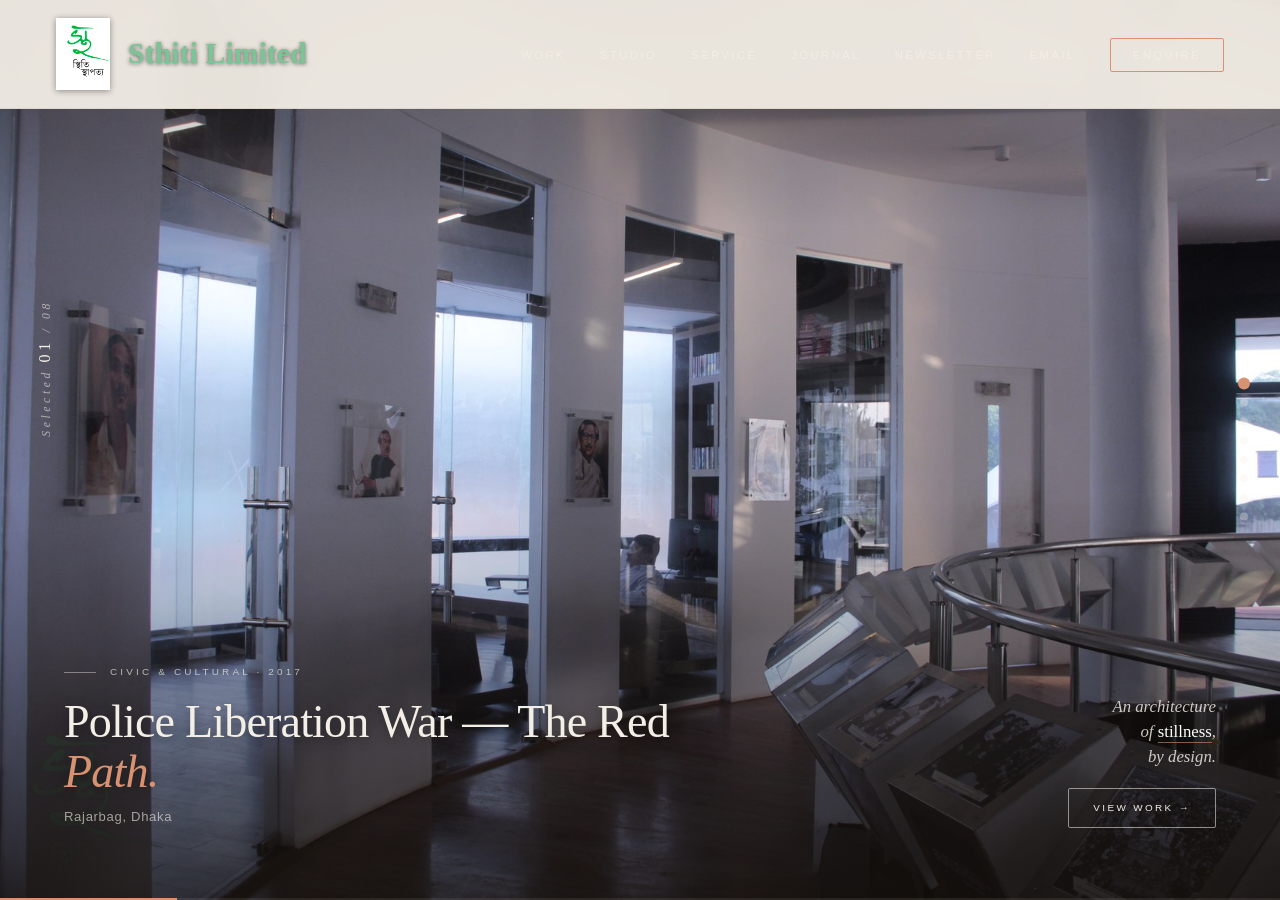
<file: index.html>
<!DOCTYPE html>
<html lang="en">
<head>
<meta charset="UTF-8">
<meta name="viewport" content="width=device-width,initial-scale=1.0">
<!-- Security headers (meta-tag fallback). For maximum protection, set these
     as HTTP response headers on the server too — see .htaccess and _headers. -->
<meta http-equiv="Content-Security-Policy" content="default-src 'self'; style-src 'self' 'unsafe-inline' https://fonts.googleapis.com; font-src 'self' https://fonts.gstatic.com data:; img-src 'self' data: blob:; script-src 'self' 'unsafe-inline'; connect-src 'self' https://api.web3forms.com; form-action 'self' https://api.web3forms.com; base-uri 'self'; frame-ancestors 'none'; object-src 'none'; upgrade-insecure-requests">
<meta http-equiv="X-Content-Type-Options" content="nosniff">
<meta http-equiv="Referrer-Policy" content="strict-origin-when-cross-origin">
<meta name="referrer" content="strict-origin-when-cross-origin">
<title>Sthiti Limited — Architecture, Masterplan, Landscape, Interior, Construction Management · Bangladesh</title>
<meta name="description" content="Sthiti Limited is a Bangladesh-based architecture studio working across masterplan, landscape, building, interior, and construction management. Founded 2016, Dhaka.">
<link rel="icon" type="image/jpeg" href="sthiti-logo.jpg">
<meta property="og:title" content="Sthiti Limited — Architecture Studio, Bangladesh">
<meta property="og:description" content="Five disciplines. One line of authority.">
<meta property="og:image" content="sthiti-logo.jpg">
<meta property="og:type" content="website">
<link rel="preconnect" href="https://fonts.googleapis.com">
<link rel="preconnect" href="https://fonts.gstatic.com" crossorigin>
<link href="https://fonts.googleapis.com/css2?family=Playfair+Display:ital,wght@0,300;0,400;0,700;1,300;1,400&family=Inter:wght@300;400;500;700&family=Noto+Serif+Bengali:wght@300;400&display=swap" rel="stylesheet">
<link rel="stylesheet" href="sthiti.css">

<style>
html,body{overflow:hidden;height:100%;background:#0a0a0a;}
nav{background:rgba(20,15,10,.38);backdrop-filter:blur(14px);border-bottom-color:rgba(244,239,230,.10);}
nav.scrolled{background:rgba(20,15,10,.62);}
.nav-logo img{background:transparent;padding:0;border-radius:0;filter:brightness(1.15) saturate(1.2) drop-shadow(0 1px 3px rgba(0,0,0,.4));}
.nav-logo-text{color:#7BC495!important;text-shadow:0 1px 4px rgba(0,0,0,.6);}
.nav-links a{color:rgba(244,239,230,.86)!important;}
.nav-links a:hover{color:#D89171!important;border-bottom-color:#D89171!important;}
.nav-cta{border-color:#D89171!important;color:#D89171!important;}
.nav-cta:hover{background:#D89171!important;color:#2A2520!important;}
.nav-hamburger span{background:#F4EFE6;}

.show{position:fixed;inset:0;z-index:1;background:#0a0a0a;overflow:hidden;}
.slide{position:absolute;inset:0;opacity:0;transition:opacity 1.5s ease;}
.slide.active{opacity:1;}
.slide img{width:100%;height:100%;object-fit:cover;}
.slide::after{content:'';position:absolute;inset:0;background:linear-gradient(to bottom,rgba(20,15,10,.42) 0%,rgba(20,15,10,0) 25%,rgba(20,15,10,0) 55%,rgba(20,15,10,.78) 100%);pointer-events:none;}

.cap{position:fixed;bottom:72px;left:64px;z-index:5;color:#F4EFE6;max-width:54vw;pointer-events:none;}
.cap-cat{font-size:.62rem;letter-spacing:.32em;text-transform:uppercase;color:rgba(244,239,230,.7);margin-bottom:16px;}
.cap-cat::before{content:'';display:inline-block;width:32px;height:1px;background:rgba(244,239,230,.42);vertical-align:middle;margin-right:14px;}
.cap-t{font-family:'Playfair Display',serif;font-size:clamp(1.8rem,3.6vw,3.2rem);font-weight:300;line-height:1.08;letter-spacing:-.018em;margin-bottom:10px;text-shadow:0 2px 12px rgba(0,0,0,.35);}
.cap-t em{font-style:italic;color:#D89171;}
.cap-meta{font-size:.82rem;color:rgba(244,239,230,.62);letter-spacing:.05em;}

.side{position:fixed;bottom:72px;right:64px;z-index:5;text-align:right;color:#F4EFE6;}
.side-tagline{font-family:'Playfair Display',serif;font-style:italic;font-size:1.05rem;font-weight:300;color:rgba(244,239,230,.82);line-height:1.5;max-width:280px;margin-bottom:18px;}
.side-tagline em{color:#fff;font-style:normal;border-bottom:1px solid rgba(216,145,113,.6);padding-bottom:1px;}
.side-cta{display:inline-flex;align-items:center;gap:10px;font-size:.62rem;letter-spacing:.24em;text-transform:uppercase;color:#F4EFE6;text-decoration:none;padding:11px 24px;border:1px solid rgba(244,239,230,.55);transition:all .25s;border-radius:2px;}
.side-cta:hover{background:#D89171;color:#2A2520;border-color:#D89171;}

.dots{position:fixed;top:50%;right:32px;transform:translateY(-50%);z-index:5;display:flex;flex-direction:column;gap:11px;}
.dots button{width:8px;height:8px;padding:0;background:rgba(244,239,230,.32);border:none;border-radius:50%;cursor:pointer;transition:all .3s;}
.dots button.active{background:#D89171;transform:scale(1.5);}

.counter{position:fixed;top:50%;left:32px;transform:translateY(-50%) rotate(-90deg);transform-origin:left top;z-index:5;font-family:'Playfair Display',serif;font-size:.72rem;letter-spacing:.32em;color:rgba(244,239,230,.62);font-style:italic;white-space:nowrap;}
.counter em{font-style:normal;color:#F4EFE6;font-size:1rem;}

.prog{position:fixed;bottom:0;left:0;right:0;height:2px;background:rgba(244,239,230,.08);z-index:5;}
.prog-fill{height:100%;background:#D89171;width:0%;}

#intro{position:fixed;inset:0;z-index:1000;background:#F4EFE6;display:flex;align-items:center;justify-content:center;animation:introHide 2.6s ease forwards;}
#intro img{height:220px;width:auto;animation:logoFade 2.4s ease forwards;filter:saturate(1.15);}
@keyframes logoFade{0%{opacity:0;transform:scale(.92);}25%{opacity:1;transform:scale(1);}80%{opacity:1;}100%{opacity:0;}}
@keyframes introHide{0%,82%{opacity:1;}100%{opacity:0;visibility:hidden;pointer-events:none;}}

@media(max-width:900px){
  .cap{left:24px;bottom:54px;max-width:84vw;}
  .side{right:24px;bottom:54px;}
  .side-tagline{font-size:.9rem;max-width:220px;}
  .dots{right:14px;}
  .counter{left:18px;font-size:.6rem;}
}
@media(max-width:560px){
  .side{display:none;}
  .cap{bottom:44px;max-width:90vw;right:24px;}
  .cap-t{font-size:1.5rem;}
}
</style>
</head>
<body>

<div id="intro"><img src="sthiti-logo.jpg" alt="Sthiti Limited"></div>

<nav id="nav">
  <a href="index.html" class="nav-logo">
    <img src="sthiti-logo.jpg" alt="Sthiti Limited">
    <span class="nav-logo-text">Sthiti Limited</span>
  </a>
  <ul class="nav-links">
    <li><a href="work.html">Work</a></li>
    <li><a href="studio.html">Studio</a></li>
    <li><a href="services.html">Service</a></li>
    <li><a href="journal.html">Journal</a></li>
    <li><a href="newsletter.html">Newsletter</a></li>
    <li><a href="mail.html">Email</a></li>
    <li><a href="contact.html" class="nav-cta">Enquire</a></li>
  </ul>
  <button class="nav-hamburger" onclick="toggleMobileNav()" id="hamburger" aria-label="Menu"><span></span><span></span><span></span></button>
</nav>
<div class="mobile-nav" id="mobileNav">
  <a href="work.html">Work</a><a href="studio.html">Studio</a>
  <a href="services.html">Service</a><a href="journal.html">Journal</a>
  <a href="newsletter.html">Newsletter</a><a href="mail.html">Email</a>
  <a href="contact.html">Contact</a>
</div>

<div class="show" id="show">
  <div class="slide active" data-i="0"><img src="images/police_war_museum_red_path.jpg" alt=""></div>
  <div class="slide" data-i="1"><img src="images/doyal_residence_living_terracotta.jpg" alt=""></div>
  <div class="slide" data-i="2"><img src="images/sobuj_residence_living.jpg" alt=""></div>
  <div class="slide" data-i="3"><img src="images/narail_vacation_house_night_terrace.jpg" alt=""></div>
  <div class="slide" data-i="4"><img src="images/dgh_hospital_exterior.jpg" alt=""></div>
  <div class="slide" data-i="5"><img src="images/netrokona_university_masterplan.jpg" alt=""></div>
  <div class="slide" data-i="6"><img src="images/shefali_residence_exterior.jpg" alt=""></div>
  <div class="slide" data-i="7"><img src="images/police_war_museum_black_box.jpg" alt=""></div>
</div>

<div class="cap">
  <div class="cap-cat" id="capCat">Civic &amp; Cultural · 2017</div>
  <div class="cap-t" id="capT">Police Liberation War <em>Museum.</em></div>
  <div class="cap-meta" id="capMeta">Rajarbag, Dhaka</div>
</div>

<div class="side">
  <p class="side-tagline">An architecture<br>of <em>stillness</em>,<br>by design.</p>
  <a href="work.html" class="side-cta">View Work →</a>
</div>

<div class="counter">Selected <em id="ctNum">01</em> / <span id="ctTotal">08</span></div>

<div class="dots" id="dots">
  <button class="active" data-i="0" aria-label="Slide 1"></button>
  <button data-i="1" aria-label="Slide 2"></button>
  <button data-i="2" aria-label="Slide 3"></button>
  <button data-i="3" aria-label="Slide 4"></button>
  <button data-i="4" aria-label="Slide 5"></button>
  <button data-i="5" aria-label="Slide 6"></button>
  <button data-i="6" aria-label="Slide 7"></button>
  <button data-i="7" aria-label="Slide 8"></button>
</div>

<div class="prog"><div class="prog-fill" id="progFill"></div></div>

<script src="data.js"></script>
<script src="common.js"></script>
<script src="admin.js"></script>
<script>
(function(){
  'use strict';
  var SLIDE_MS = 8000;
  var cur = 0;
  var slides = document.querySelectorAll('.slide');
  var dotEls = document.querySelectorAll('.dots button');
  var total = slides.length;

  var CAPTIONS = [
    {cat:'Civic & Cultural · 2017',     t:'Police Liberation War \u2014 The Red <em>Path.</em>', m:'Rajarbag, Dhaka'},
    {cat:'Interior · 2024',             t:'Doyal Residence \u2014 Terracotta <em>Living.</em>',  m:'Tikatuli, Dhaka'},
    {cat:'Interior · 2025',             t:'Sobuj Residence \u2014 Living <em>Room.</em>',        m:'Mirpur 10, Dhaka'},
    {cat:'Residential · 2023\u20132024',t:'Narail Vacation <em>House.</em>',                     m:'Lohagora, Narail'},
    {cat:'Healthcare · 2024\u2013Present',t:'Daudpur General <em>Hospital.</em>',                m:'Rupgonj, Narayanganj'},
    {cat:'Masterplan · 2019',           t:'Netrokona University <em>Campus.</em>',               m:'Netrokona, Bangladesh'},
    {cat:'Residential · 2025',          t:'Shefali Residence \u2014 Front <em>Elevation.</em>',  m:'Sherpur, Bangladesh'},
    {cat:'Civic & Cultural · 2017',     t:'Police Liberation War \u2014 The Black <em>Box.</em>',m:'Rajarbag, Dhaka'}
  ];

  function updateCap(i){
    var c = CAPTIONS[i] || {cat:'Selected Work',t:'',m:''};
    document.getElementById('capCat').textContent = c.cat;
    document.getElementById('capT').innerHTML = c.t;
    document.getElementById('capMeta').textContent = c.m;
    document.getElementById('ctNum').textContent = String(i+1).padStart(2,'0');
  }
  function go(i){
    slides[cur].classList.remove('active');
    dotEls[cur].classList.remove('active');
    cur = (i + total) % total;
    slides[cur].classList.add('active');
    dotEls[cur].classList.add('active');
    updateCap(cur);
    resetProg();
  }
  function next(){ go(cur + 1); }
  function prev(){ go(cur - 1); }

  var progStart = Date.now(), rafId = 0;
  function tick(){
    var e = Date.now() - progStart;
    document.getElementById('progFill').style.width = Math.min(100, (e/SLIDE_MS)*100) + '%';
    if(e >= SLIDE_MS){ next(); return; }
    rafId = requestAnimationFrame(tick);
  }
  function resetProg(){ progStart = Date.now(); cancelAnimationFrame(rafId); rafId = requestAnimationFrame(tick); }

  dotEls.forEach(function(b){ b.addEventListener('click', function(){ go(parseInt(b.dataset.i, 10)); }); });
  document.addEventListener('keydown', function(e){
    if(e.key === 'ArrowRight') next();
    else if(e.key === 'ArrowLeft') prev();
  });
  var touchX = 0;
  document.addEventListener('touchstart', function(e){ touchX = e.touches[0].clientX; }, {passive:true});
  document.addEventListener('touchend', function(e){
    var dx = e.changedTouches[0].clientX - touchX;
    if(Math.abs(dx) > 50) (dx > 0 ? prev() : next());
  }, {passive:true});

  updateCap(0);
  resetProg();

  /* Belt-and-braces: ensure the intro splash actually hides even if CSS animation is blocked */
  var intro = document.getElementById('intro');
  if(intro){
    setTimeout(function(){
      intro.style.opacity = '0';
      intro.style.visibility = 'hidden';
      intro.style.pointerEvents = 'none';
    }, 2600);
    /* And a hard removal at 4s so it never lingers under any condition */
    setTimeout(function(){ if(intro.parentNode) intro.parentNode.removeChild(intro); }, 4000);
    /* Dismiss on user interaction */
    intro.addEventListener('click', function(){ intro.style.display='none'; });
  }
})();
</script>
</body>
</html>
</file>
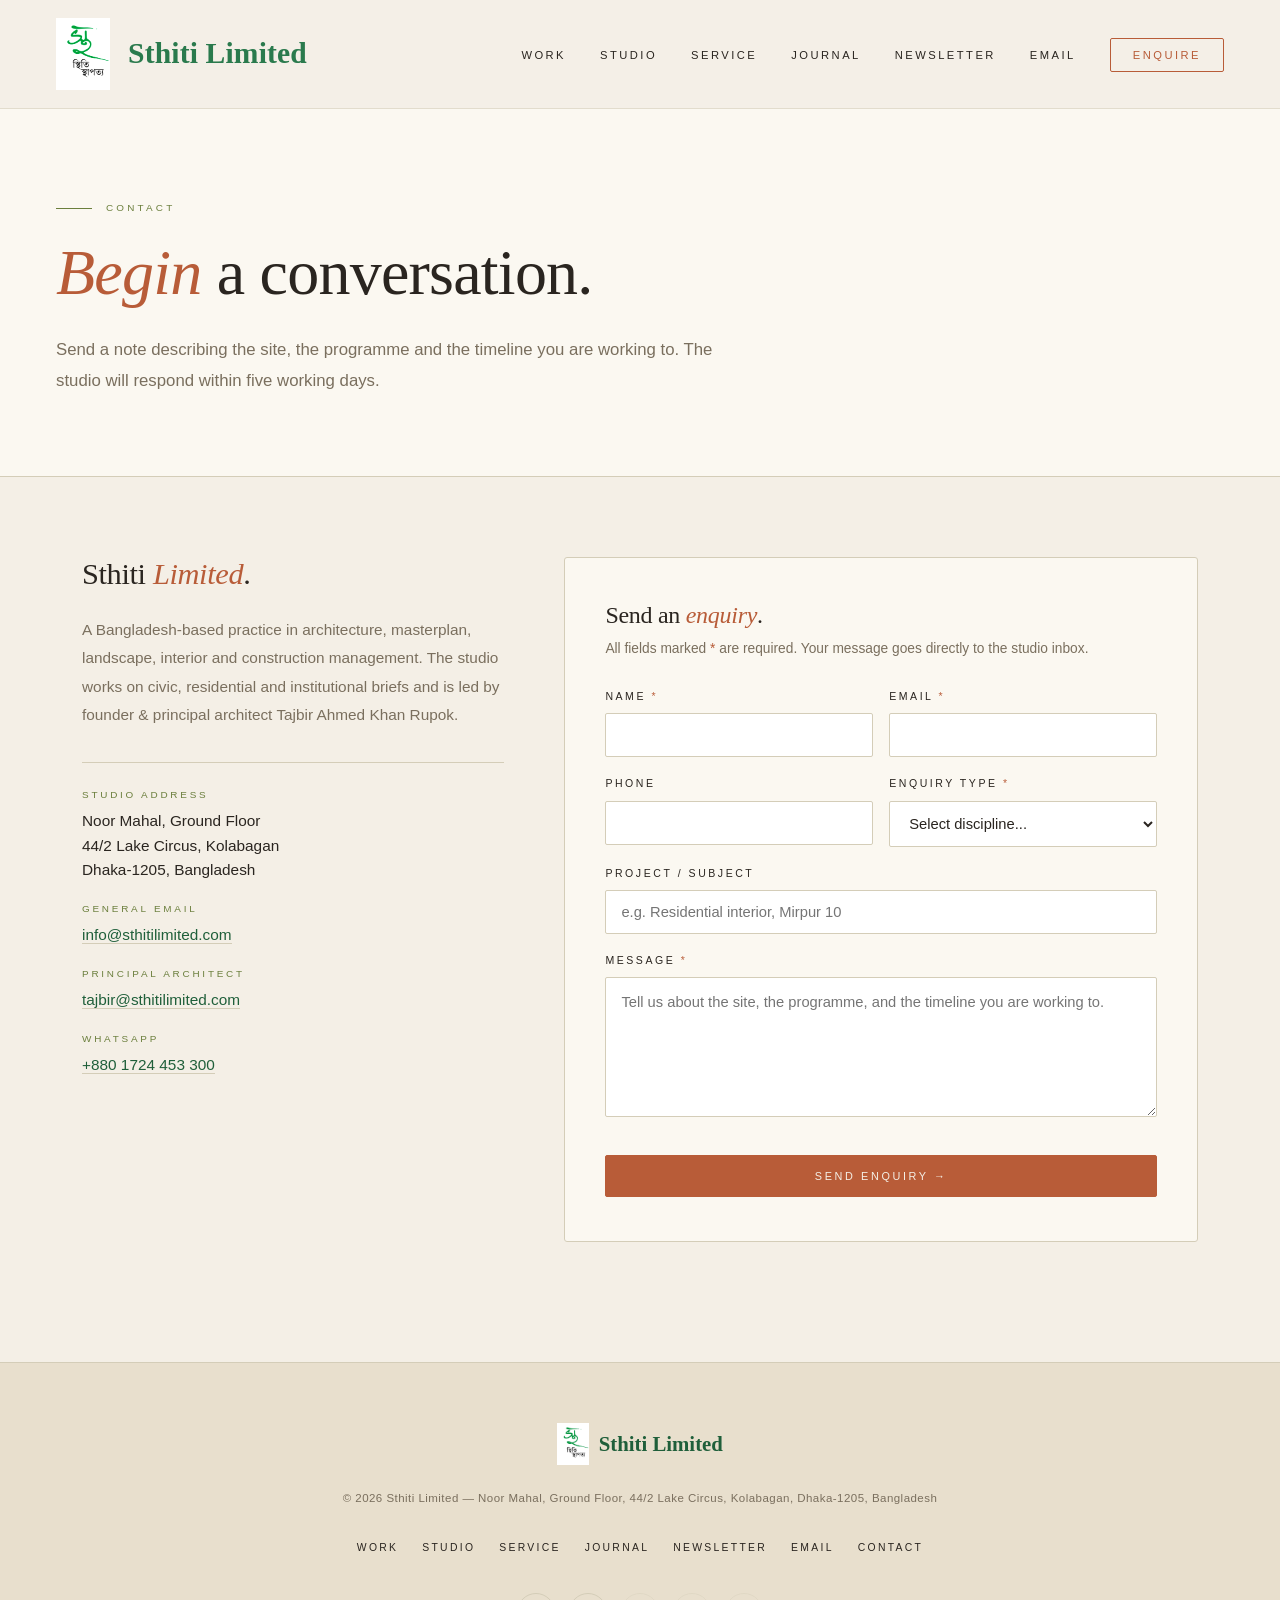
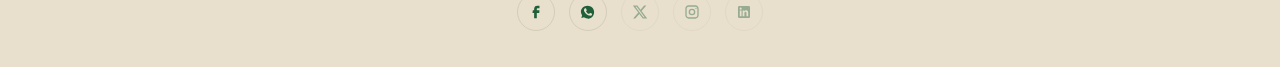
<file: contact.html>
<!DOCTYPE html>
<html lang="en">
<head>
<meta charset="UTF-8">
<meta name="viewport" content="width=device-width,initial-scale=1.0">
<!-- Security headers (meta-tag fallback). For maximum protection, set these
     as HTTP response headers on the server too — see .htaccess and _headers. -->
<meta http-equiv="Content-Security-Policy" content="default-src 'self'; style-src 'self' 'unsafe-inline' https://fonts.googleapis.com; font-src 'self' https://fonts.gstatic.com data:; img-src 'self' data: blob:; script-src 'self' 'unsafe-inline'; connect-src 'self' https://api.web3forms.com; form-action 'self' https://api.web3forms.com; base-uri 'self'; frame-ancestors 'none'; object-src 'none'; upgrade-insecure-requests">
<meta http-equiv="X-Content-Type-Options" content="nosniff">
<meta http-equiv="Referrer-Policy" content="strict-origin-when-cross-origin">
<meta name="referrer" content="strict-origin-when-cross-origin">
<title>Contact — Sthiti Limited</title>
<meta name="description" content="Send an enquiry to Sthiti Limited — architecture, masterplan, landscape, interior, construction management.">
<link rel="icon" type="image/jpeg" href="sthiti-logo.jpg">
<link rel="preconnect" href="https://fonts.googleapis.com">
<link href="https://fonts.googleapis.com/css2?family=Playfair+Display:ital,wght@0,300;0,400;0,700;1,300;1,400&family=Inter:wght@300;400;500;700&family=Noto+Serif+Bengali:wght@300;400&display=swap" rel="stylesheet">
<link rel="stylesheet" href="sthiti.css">
<style>
.c-grid{display:grid;grid-template-columns:1fr 1.5fr;gap:60px;max-width:1180px;margin:0 auto;padding:80px 32px 120px;align-items:start;}

.c-info h2{font-size:clamp(1.5rem,2.6vw,1.9rem);font-weight:300;margin-bottom:24px;color:var(--charcoal);}
.c-info h2 em{color:var(--terracotta);font-style:italic;}
.c-info p{font-size:.96rem;line-height:1.85;margin-bottom:24px;color:var(--taupe);}
.c-detail{margin-top:32px;padding-top:24px;border-top:1px solid var(--rule);}
.c-detail .row{margin-bottom:18px;}
.c-detail .label{font-size:.62rem;letter-spacing:.28em;text-transform:uppercase;color:var(--olive);font-weight:500;margin-bottom:6px;}
.c-detail .val{font-size:.96rem;color:var(--charcoal);line-height:1.6;}
.c-detail .val a{color:var(--forest);border-bottom:1px solid var(--rule);}
.c-detail .val a:hover{color:var(--terracotta);border-bottom-color:var(--terracotta);}

.c-form{background:var(--paper);border:1px solid var(--rule);border-radius:3px;padding:44px 40px;}
.c-form h2{font-size:1.5rem;font-weight:300;margin-bottom:8px;color:var(--charcoal);}
.c-form h2 em{color:var(--terracotta);font-style:italic;}
.c-form .form-intro{font-size:.86rem;color:var(--taupe);margin-bottom:28px;line-height:1.6;}

.field{margin-bottom:18px;}
.field-row{display:grid;grid-template-columns:1fr 1fr;gap:16px;}
.field label{display:block;font-size:.66rem;letter-spacing:.24em;text-transform:uppercase;color:var(--charcoal);font-weight:500;margin-bottom:8px;}
.field label .req{color:var(--terracotta);}
.field input,.field select,.field textarea{width:100%;padding:13px 15px;border:1px solid var(--rule);background:var(--white);color:var(--charcoal);font-family:'Inter',sans-serif;font-size:.92rem;border-radius:2px;outline:none;transition:border-color .25s;}
.field input:focus,.field select:focus,.field textarea:focus{border-color:var(--forest);}
.field textarea{resize:vertical;min-height:140px;line-height:1.6;}
.field select{cursor:pointer;}

.c-submit{margin-top:12px;padding:14px 32px;font-size:.68rem;letter-spacing:.24em;text-transform:uppercase;font-weight:500;background:var(--terracotta);color:var(--cream);border:1.5px solid var(--terracotta);border-radius:2px;transition:all .3s;width:100%;}
.c-submit:hover{background:var(--terracotta-d);border-color:var(--terracotta-d);}
.c-submit:disabled{opacity:.6;cursor:not-allowed;}

.success-msg,.error-msg{display:none;margin-top:18px;padding:14px 18px;border-radius:3px;font-size:.88rem;line-height:1.6;}
.success-msg{background:rgba(31,95,58,.08);border:1px solid rgba(31,95,58,.3);color:var(--forest-d);}
.error-msg{background:rgba(184,92,56,.08);border:1px solid rgba(184,92,56,.3);color:var(--terracotta-d);}
.success-msg.visible,.error-msg.visible{display:block;}

.hp{position:absolute;left:-9999px;width:1px;height:1px;opacity:0;}

@media(max-width:900px){
  .c-grid{grid-template-columns:1fr;gap:36px;padding:48px 16px 80px;}
  .c-form{padding:32px 24px;}
  .field-row{grid-template-columns:1fr;}
}
</style>
</head>
<body>
<nav id="nav">
  <a href="index.html" class="nav-logo"><img src="sthiti-logo.jpg" alt="Sthiti Limited"><span class="nav-logo-text">Sthiti Limited</span></a>
  <ul class="nav-links">
    <li><a href="work.html">Work</a></li><li><a href="studio.html">Studio</a></li>
    <li><a href="services.html">Service</a></li><li><a href="journal.html">Journal</a></li>
    <li><a href="newsletter.html">Newsletter</a></li><li><a href="mail.html">Email</a></li>
    <li><a href="contact.html" class="nav-cta">Enquire</a></li>
  </ul>
  <button class="nav-hamburger" onclick="toggleMobileNav()" id="hamburger" aria-label="Menu"><span></span><span></span><span></span></button>
</nav>
<div class="mobile-nav" id="mobileNav">
  <a href="work.html">Work</a><a href="studio.html">Studio</a><a href="services.html">Service</a>
  <a href="journal.html">Journal</a><a href="newsletter.html">Newsletter</a><a href="mail.html">Email</a><a href="contact.html">Contact</a>
</div>

<section class="page-hero">
  <div class="eyebrow">Contact</div>
  <h1><em>Begin</em> a conversation.</h1>
  <p>Send a note describing the site, the programme and the timeline you are working to. The studio will respond within five working days.</p>
</section>

<div class="c-grid">
  <!-- INFO PANEL -->
  <aside class="c-info">
    <h2>Sthiti <em>Limited</em>.</h2>
    <p>A Bangladesh-based practice in architecture, masterplan, landscape, interior and construction management. The studio works on civic, residential and institutional briefs and is led by founder &amp; principal architect Tajbir Ahmed Khan Rupok.</p>

    <div class="c-detail">
      <div class="row">
        <div class="label">Studio Address</div>
        <div class="val">Noor Mahal, Ground Floor<br>44/2 Lake Circus, Kolabagan<br>Dhaka-1205, Bangladesh</div>
      </div>
      <div class="row">
        <div class="label">General Email</div>
        <div class="val"><a href="mailto:info@sthitilimited.com">info@sthitilimited.com</a></div>
      </div>
      <div class="row">
        <div class="label">Principal Architect</div>
        <div class="val"><a href="mailto:tajbir@sthitilimited.com">tajbir@sthitilimited.com</a></div>
      </div>
      <div class="row">
        <div class="label">WhatsApp</div>
        <div class="val"><a href="https://wa.me/8801724453300" target="_blank" rel="noopener noreferrer">+880 1724 453 300</a></div>
      </div>
    </div>
  </aside>

  <!-- FORM PANEL -->
  <div class="c-form">
    <h2>Send an <em>enquiry</em>.</h2>
    <p class="form-intro">All fields marked <span style="color:var(--terracotta);">*</span> are required. Your message goes directly to the studio inbox.</p>

    <form id="cForm" novalidate>
      <div class="field-row">
        <div class="field">
          <label for="c-name">Name <span class="req">*</span></label>
          <input type="text" id="c-name" name="name" required maxlength="120" autocomplete="name">
        </div>
        <div class="field">
          <label for="c-email">Email <span class="req">*</span></label>
          <input type="email" id="c-email" name="email" required maxlength="200" autocomplete="email">
        </div>
      </div>
      <div class="field-row">
        <div class="field">
          <label for="c-phone">Phone</label>
          <input type="text" id="c-phone" name="phone" maxlength="40" autocomplete="tel">
        </div>
        <div class="field">
          <label for="c-discipline">Enquiry Type <span class="req">*</span></label>
          <select id="c-discipline" name="discipline" required>
            <option value="">Select discipline...</option>
            <option value="architecture">Architecture</option>
            <option value="masterplan">Masterplan</option>
            <option value="landscape">Landscape</option>
            <option value="interior">Interior</option>
            <option value="construction-management">Construction Management</option>
            <option value="press">Press / Journal Enquiry</option>
            <option value="career">Career Enquiry</option>
            <option value="other">Other</option>
          </select>
        </div>
      </div>
      <div class="field">
        <label for="c-subject">Project / Subject</label>
        <input type="text" id="c-subject" name="subject" maxlength="200" placeholder="e.g. Residential interior, Mirpur 10">
      </div>
      <div class="field">
        <label for="c-message">Message <span class="req">*</span></label>
        <textarea id="c-message" name="message" required maxlength="3000" placeholder="Tell us about the site, the programme, and the timeline you are working to."></textarea>
      </div>
      <!-- Honeypot -->
      <div class="hp" aria-hidden="true">
        <label>Leave empty<input type="text" name="botcheck" tabindex="-1" autocomplete="off"></label>
      </div>

      <button type="submit" class="c-submit" id="cSubmit">Send Enquiry &rarr;</button>
      <div class="success-msg" id="cSuccess">Thank you &mdash; your message has reached the studio. The team will respond within five working days.</div>
      <div class="error-msg" id="cError"></div>
    </form>
  </div>
</div>

<footer id="siteFooter"></footer>
<button class="admin-fab" id="adminFab" onclick="openAdmin()" title="Admin (Ctrl+Shift+A)">⚙</button>

<script src="data.js"></script>
<script src="common.js"></script>
<script src="admin.js"></script>
<script>
(function(){
  'use strict';
  var WEB3FORMS_KEY = '74b8d4f5-9279-4b1f-8bf6-fc5032881540';

  var form = document.getElementById('cForm');
  var btn  = document.getElementById('cSubmit');
  var ok   = document.getElementById('cSuccess');
  var err  = document.getElementById('cError');

  function showErr(msg){ err.textContent = msg; err.classList.add('visible'); ok.classList.remove('visible'); }
  function showOk(){ ok.classList.add('visible'); err.classList.remove('visible'); form.reset(); }

  form.addEventListener('submit', async function(e){
    e.preventDefault();
    err.classList.remove('visible');
    ok.classList.remove('visible');

    var name = form.elements.name.value.trim();
    var email = form.elements.email.value.trim();
    var phone = form.elements.phone.value.trim();
    var disc = form.elements.discipline.value;
    var subject = form.elements.subject.value.trim();
    var message = form.elements.message.value.trim();
    var honeypot = form.elements.botcheck.value;

    if(honeypot){ showOk(); return; }
    if(!name || name.length > 120){ showErr('Please enter your name.'); return; }
    if(!/^[^\s@]+@[^\s@]+\.[^\s@]+$/.test(email) || email.length > 200){ showErr('Please enter a valid email address.'); return; }
    if(phone && phone.length > 40){ showErr('Phone number is too long.'); return; }
    var validDisc = ['architecture','masterplan','landscape','interior','construction-management','press','career','other'];
    if(!disc || validDisc.indexOf(disc) === -1){ showErr('Please select an enquiry type.'); return; }
    if(!message || message.length > 3000){ showErr('Please write a message (max 3000 characters).'); return; }

    if(WEB3FORMS_KEY === 'YOUR-WEB3FORMS-KEY-HERE'){
      showErr('Form is not yet configured. Please email info@sthitilimited.com directly &mdash; the studio will respond within five working days.');
      return;
    }

    btn.disabled = true;
    btn.textContent = 'Sending...';
    try {
      var res = await fetch('https://api.web3forms.com/submit', {
        method: 'POST',
        headers: { 'Content-Type': 'application/json', 'Accept': 'application/json' },
        body: JSON.stringify({
          access_key: WEB3FORMS_KEY,
          subject: 'Enquiry: ' + disc + ' — ' + (subject || 'No subject') + ' — Sthiti Limited',
          from_name: name,
          email: email,
          message:
            'Enquiry from sthitilimited.com\n\n' +
            'Name: ' + name + '\n' +
            'Email: ' + email + '\n' +
            (phone ? 'Phone: ' + phone + '\n' : '') +
            'Discipline: ' + disc + '\n' +
            (subject ? 'Subject: ' + subject + '\n' : '') +
            '\nMessage:\n' + message
        })
      });
      var data = await res.json();
      if(data && data.success){ showOk(); }
      else { showErr((data && data.message) || 'Could not send. Please email info@sthitilimited.com directly.'); }
    } catch(ex){
      showErr('Network error. Please email info@sthitilimited.com directly.');
    } finally {
      btn.disabled = false;
      btn.innerHTML = 'Send Enquiry &rarr;';
    }
  });
})();
</script>
</body>
</html>
</file>
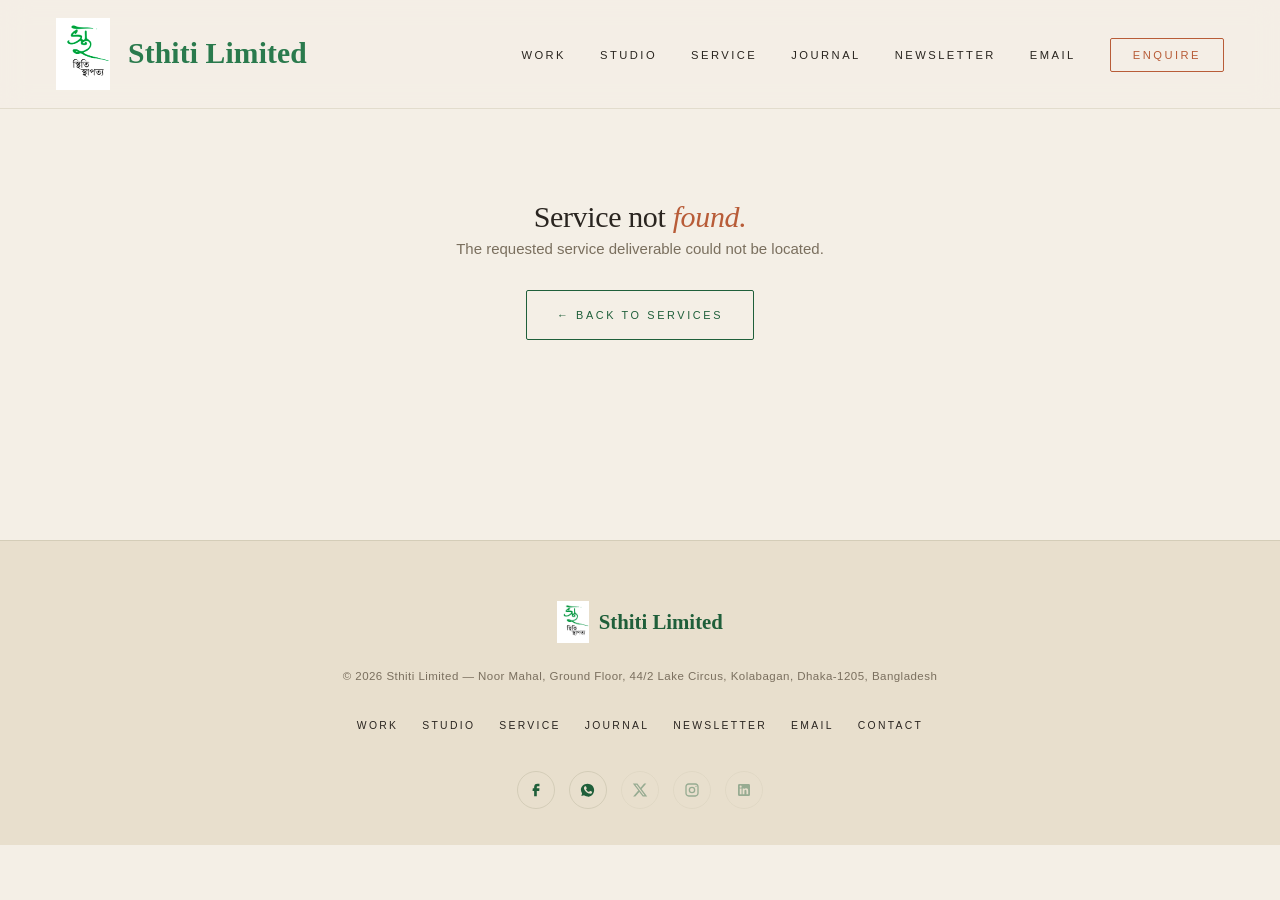
<file: deliverable.html>
<!DOCTYPE html>
<html lang="en">
<head>
<meta charset="UTF-8">
<meta name="viewport" content="width=device-width,initial-scale=1.0">
<!-- Security headers (meta-tag fallback). For maximum protection, set these
     as HTTP response headers on the server too — see .htaccess and _headers. -->
<meta http-equiv="Content-Security-Policy" content="default-src 'self'; style-src 'self' 'unsafe-inline' https://fonts.googleapis.com; font-src 'self' https://fonts.gstatic.com data:; img-src 'self' data: blob:; script-src 'self' 'unsafe-inline'; connect-src 'self' https://api.web3forms.com; form-action 'self' https://api.web3forms.com; base-uri 'self'; frame-ancestors 'none'; object-src 'none'; upgrade-insecure-requests">
<meta http-equiv="X-Content-Type-Options" content="nosniff">
<meta http-equiv="Referrer-Policy" content="strict-origin-when-cross-origin">
<meta name="referrer" content="strict-origin-when-cross-origin">
<title>Deliverable — Sthiti Limited</title>
<meta name="description" content="A service deliverable from Sthiti Limited.">
<link rel="icon" type="image/jpeg" href="sthiti-logo.jpg">
<link rel="preconnect" href="https://fonts.googleapis.com">
<link href="https://fonts.googleapis.com/css2?family=Playfair+Display:ital,wght@0,300;0,400;0,700;1,300;1,400&family=Inter:wght@300;400;500;700&family=Noto+Serif+Bengali:wght@300;400&display=swap" rel="stylesheet">
<link rel="stylesheet" href="sthiti.css">
<style>
.dvb-hero{padding:160px 56px 80px;background:var(--paper);border-bottom:1px solid var(--rule);}
.dvb-crumb{font-size:.66rem;letter-spacing:.22em;text-transform:uppercase;color:var(--olive);margin-bottom:24px;}
.dvb-crumb a{color:var(--olive);border-bottom:1px solid transparent;transition:.2s;}
.dvb-crumb a:hover{color:var(--terracotta);border-bottom-color:var(--terracotta);}
.dvb-discipline{font-family:'Playfair Display',serif;font-style:italic;font-size:1rem;color:var(--terracotta);margin-bottom:14px;}
.dvb-hero h1{font-size:clamp(2rem,4.2vw,3.4rem);max-width:880px;font-weight:300;color:var(--charcoal);margin-bottom:24px;}

.dvb-body{padding:72px 56px 56px;max-width:840px;margin:0 auto;}
.dvb-body p{font-size:1.12rem;line-height:1.95;color:var(--taupe);margin-bottom:24px;}
.dvb-body .lead{font-size:1.25rem;color:var(--charcoal);font-family:'Playfair Display',serif;font-style:italic;font-weight:300;border-left:3px solid var(--terracotta);padding-left:24px;margin-bottom:36px;}

.dvb-footer{padding:48px 56px;max-width:840px;margin:0 auto;border-top:1px solid var(--rule);display:flex;justify-content:space-between;align-items:center;flex-wrap:wrap;gap:24px;}
.dvb-footer a{font-size:.66rem;letter-spacing:.22em;text-transform:uppercase;color:var(--charcoal);font-weight:500;padding:6px 0;border-bottom:1px solid var(--charcoal);transition:.2s;}
.dvb-footer a:hover{color:var(--terracotta);border-bottom-color:var(--terracotta);}

.dvb-cta-band{background:var(--forest);color:var(--cream);padding:72px 56px;text-align:center;}
.dvb-cta-band h2{color:var(--cream);font-size:clamp(1.5rem,3vw,2rem);font-weight:300;margin-bottom:18px;}
.dvb-cta-band h2 em{color:var(--clay);font-style:italic;}
.dvb-cta-band p{color:rgba(244,239,230,.78);max-width:560px;margin:0 auto 28px;}

.notfound{padding:200px 56px;text-align:center;}
@media(max-width:900px){
  .dvb-hero{padding:120px 24px 56px;}
  .dvb-body{padding:48px 24px;}
  .dvb-footer{padding:36px 24px;}
}
</style>
</head>
<body>
<nav id="nav">
  <a href="index.html" class="nav-logo"><img src="sthiti-logo.jpg" alt="Sthiti Limited"><span class="nav-logo-text">Sthiti Limited</span></a>
  <ul class="nav-links">
    <li><a href="work.html">Work</a></li><li><a href="studio.html">Studio</a></li>
    <li><a href="services.html">Service</a></li><li><a href="journal.html">Journal</a></li>
    <li><a href="newsletter.html">Newsletter</a></li><li><a href="mail.html">Email</a></li>
    <li><a href="contact.html" class="nav-cta">Enquire</a></li>
  </ul>
  <button class="nav-hamburger" onclick="toggleMobileNav()" id="hamburger" aria-label="Menu"><span></span><span></span><span></span></button>
</nav>
<div class="mobile-nav" id="mobileNav">
  <a href="work.html">Work</a><a href="studio.html">Studio</a><a href="services.html">Service</a>
  <a href="journal.html">Journal</a><a href="newsletter.html">Newsletter</a><a href="mail.html">Email</a><a href="contact.html">Contact</a>
</div>

<main id="dvbMain"></main>

<footer id="siteFooter"></footer>
<button class="admin-fab" id="adminFab" onclick="openAdmin()" title="Admin (Ctrl+Shift+A)">⚙</button>

<script src="data.js"></script>
<script src="common.js"></script>
<script src="admin.js"></script>
<script>
(function(){
  'use strict';
  function getParam(name){
    var m = window.location.search.match(new RegExp('[?&]'+ name +'=([^&]+)'));
    return m ? decodeURIComponent(m[1]) : '';
  }
  var dKey = getParam('d');
  var iId  = getParam('i');
  var disc = window.findDiscipline(dKey);
  var item = window.findDeliverable(dKey, iId);
  var main = document.getElementById('dvbMain');

  if(!disc || !item){
    main.innerHTML =
      '<div class="notfound"><h1>Service not <em>found.</em></h1>'+
      '<p>The requested service deliverable could not be located.</p>'+
      '<p style="margin-top:28px;"><a href="services.html" class="btn">\u2190 Back to Services</a></p></div>';
    return;
  }

  document.title = item.title + ' \u2014 ' + disc.title + ' \u2014 Sthiti Limited';

  var html = '';
  html += '<section class="dvb-hero">';
  html += '<div class="dvb-crumb"><a href="services.html">\u2190 Services</a> &nbsp;\u00b7&nbsp; <a href="services.html#'+ window.escAttr(disc.key) +'">'+ window.esc(disc.title) +'</a></div>';
  html += '<div class="dvb-discipline">'+ window.esc(disc.roman) +'. '+ window.esc(disc.title) +'</div>';
  html += '<h1>'+ window.esc(item.title) +'</h1>';
  html += '<div class="proj-share">' + window.buildShareBar({title: item.title + ' \u2014 ' + disc.title + ' \u2014 Sthiti Limited'}) + '</div>';
  html += '</section>';
  html += '<div class="dvb-body">';
  html += '<p class="lead">\u201c'+ window.esc(disc.tagline) +'\u201d</p>';
  html += '<p>'+ window.esc(item.brief) +'</p>';
  html += '</div>';
  html += '<div class="dvb-footer">';
  html += '<a href="services.html#'+ window.escAttr(disc.key) +'">\u2190 All '+ window.esc(disc.title) +' deliverables</a>';
  html += '<a href="contact.html">Enquire about this service \u2192</a>';
  html += '</div>';
  html += '<section class="dvb-cta-band">';
  html += '<h2>Have a brief that needs <em>'+ window.esc(item.title.toLowerCase()) +'</em>?</h2>';
  html += '<p>Send a note to the studio describing the site, the programme and the timeline.</p>';
  html += '<a href="contact.html" class="btn" style="border-color:var(--clay);color:var(--clay);">Send an Enquiry</a>';
  html += '</section>';
  main.innerHTML = html;
})();
</script>
</body>
</html>
</file>
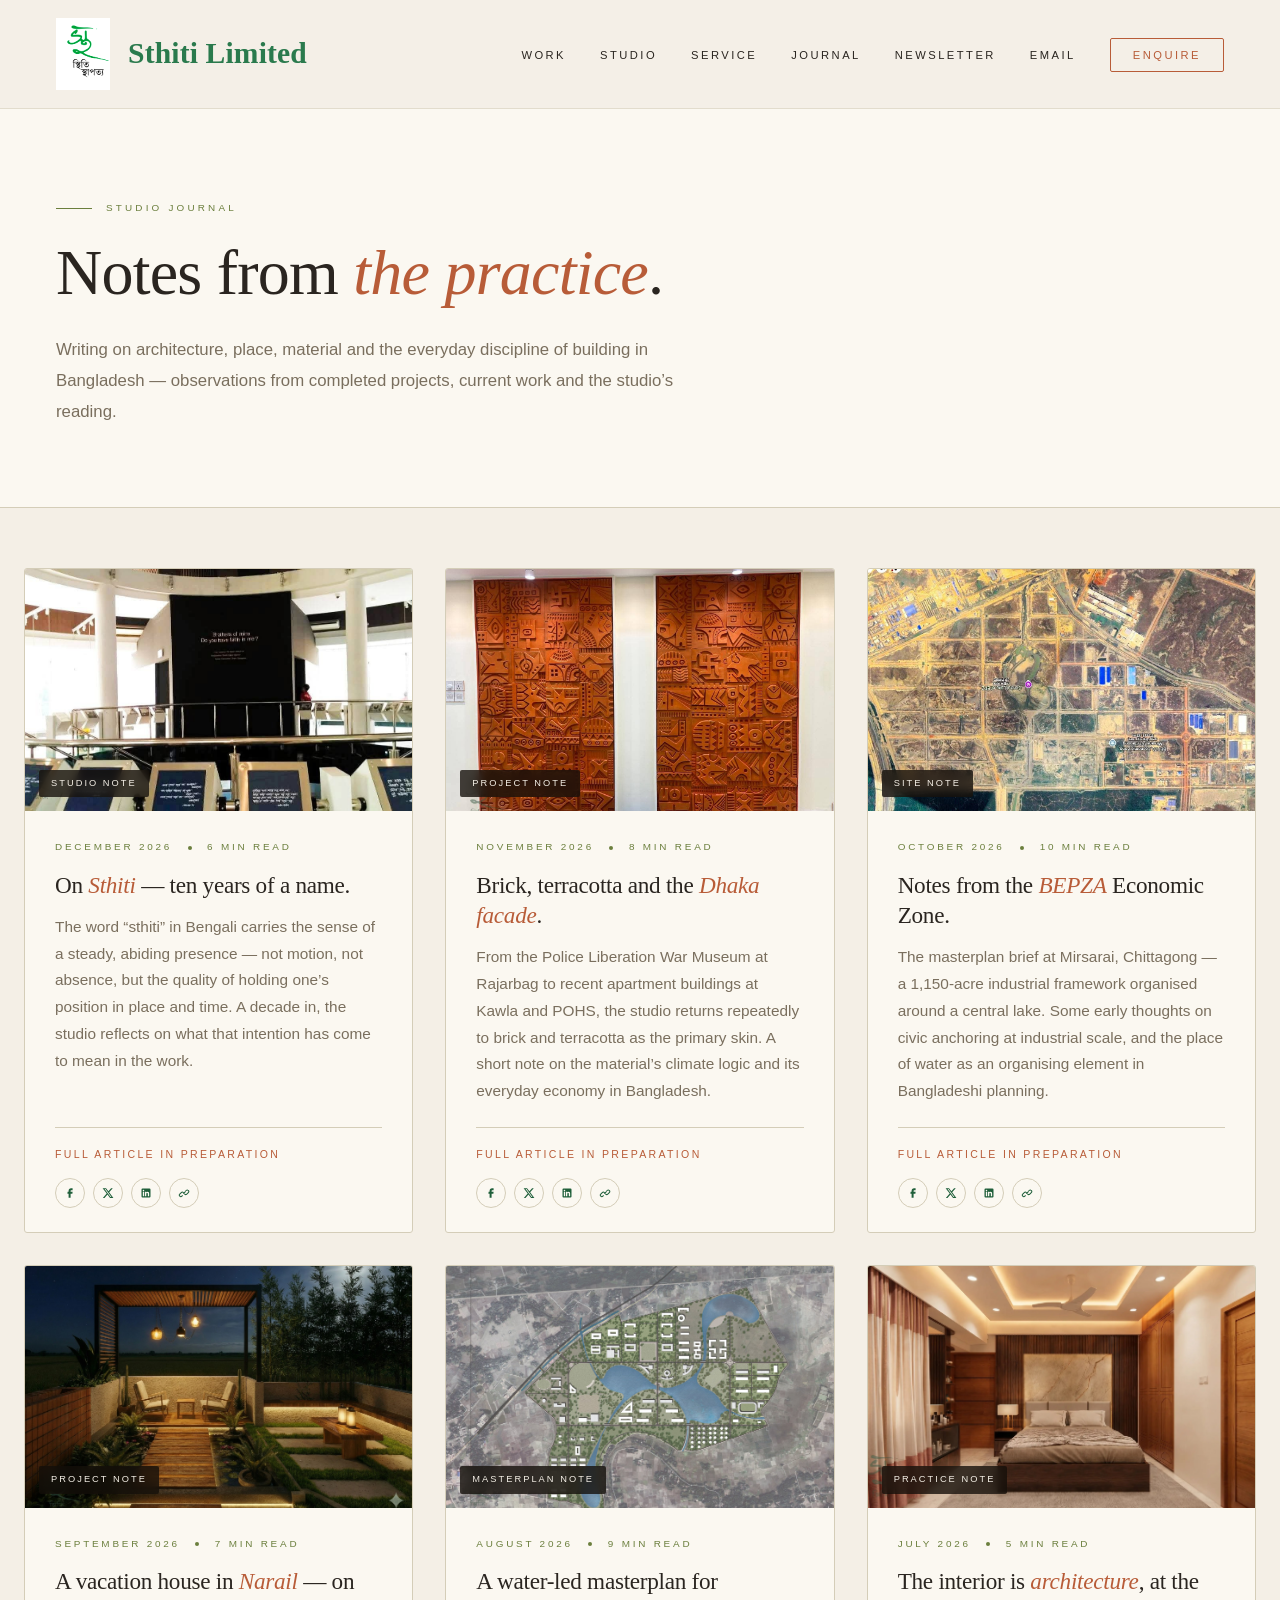
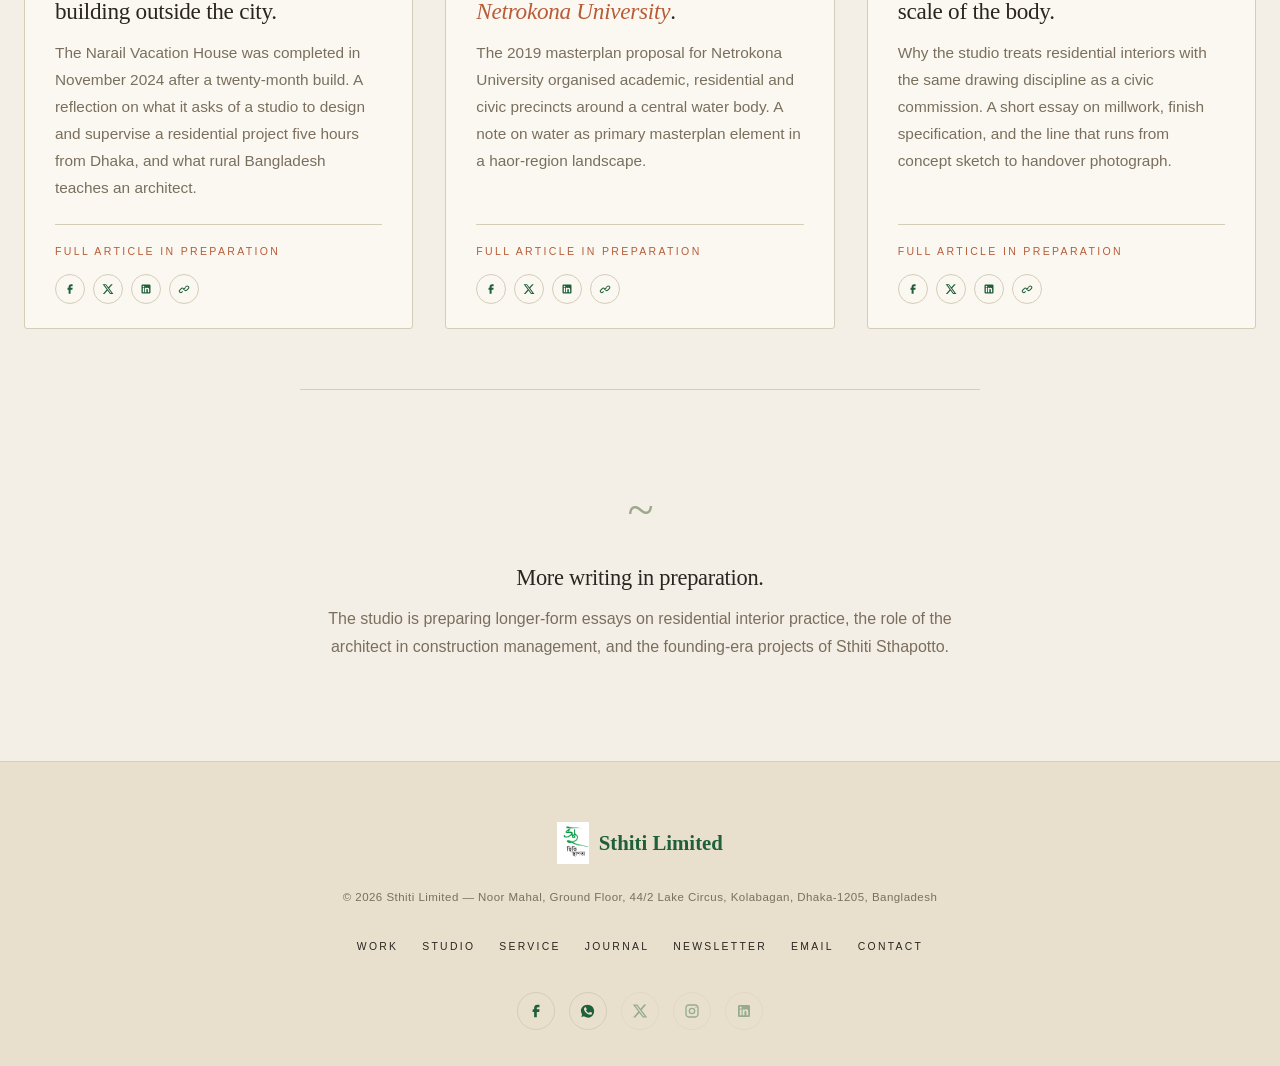
<file: journal.html>
<!DOCTYPE html>
<html lang="en">
<head>
<meta charset="UTF-8">
<meta name="viewport" content="width=device-width,initial-scale=1.0">
<!-- Security headers (meta-tag fallback). For maximum protection, set these
     as HTTP response headers on the server too — see .htaccess and _headers. -->
<meta http-equiv="Content-Security-Policy" content="default-src 'self'; style-src 'self' 'unsafe-inline' https://fonts.googleapis.com; font-src 'self' https://fonts.gstatic.com data:; img-src 'self' data: blob:; script-src 'self' 'unsafe-inline'; connect-src 'self' https://api.web3forms.com; form-action 'self' https://api.web3forms.com; base-uri 'self'; frame-ancestors 'none'; object-src 'none'; upgrade-insecure-requests">
<meta http-equiv="X-Content-Type-Options" content="nosniff">
<meta http-equiv="Referrer-Policy" content="strict-origin-when-cross-origin">
<meta name="referrer" content="strict-origin-when-cross-origin">
<title>Journal — Sthiti Limited</title>
<meta name="description" content="Notes from the studio — writing on architecture, place, and the practice of building in Bangladesh.">
<link rel="icon" type="image/jpeg" href="sthiti-logo.jpg">
<link rel="preconnect" href="https://fonts.googleapis.com">
<link href="https://fonts.googleapis.com/css2?family=Playfair+Display:ital,wght@0,300;0,400;0,700;1,300;1,400&family=Inter:wght@300;400;500;700&family=Noto+Serif+Bengali:wght@300;400&display=swap" rel="stylesheet">
<link rel="stylesheet" href="sthiti.css">
<style>
.j-grid{display:grid;grid-template-columns:repeat(auto-fill,minmax(380px,1fr));gap:32px;max-width:1320px;margin:0 auto;}
.j-card{background:var(--paper);border:1px solid var(--rule);border-radius:3px;overflow:hidden;display:flex;flex-direction:column;transition:all .3s ease;}
.j-card:hover{border-color:var(--forest);transform:translateY(-4px);box-shadow:0 16px 40px rgba(20,15,10,.08);}
.j-hero{aspect-ratio:16/10;background:var(--sand);overflow:hidden;position:relative;display:block;}
.j-hero img{width:100%;height:100%;object-fit:cover;display:block;transition:transform .6s ease;}
.j-card:hover .j-hero img{transform:scale(1.04);}
.j-hero .j-cat-tag{position:absolute;left:14px;bottom:14px;background:rgba(20,15,10,.78);color:var(--cream);padding:6px 12px;font-size:.58rem;letter-spacing:.22em;text-transform:uppercase;font-weight:500;border-radius:2px;backdrop-filter:blur(4px);}
.j-body{padding:28px 30px 24px;display:flex;flex-direction:column;flex-grow:1;}
.j-meta{font-size:.62rem;letter-spacing:.28em;text-transform:uppercase;color:var(--olive);margin-bottom:14px;font-weight:500;}
.j-meta .dot{display:inline-block;width:4px;height:4px;background:var(--olive);border-radius:50%;margin:0 10px;vertical-align:middle;}
.j-title{font-family:'Playfair Display',serif;font-size:1.45rem;font-weight:300;line-height:1.3;margin-bottom:14px;color:var(--charcoal);}
.j-title em{font-style:italic;color:var(--terracotta);}
.j-title a{color:inherit;text-decoration:none;border-bottom:1px solid transparent;transition:.2s;}
.j-title a:hover{border-bottom-color:var(--terracotta);}
.j-excerpt{font-size:.96rem;line-height:1.75;color:var(--taupe);flex-grow:1;}
.j-footer{margin-top:22px;padding-top:18px;border-top:1px solid var(--rule);display:flex;justify-content:space-between;align-items:center;gap:14px;flex-wrap:wrap;}
.j-more{font-size:.66rem;letter-spacing:.22em;text-transform:uppercase;color:var(--terracotta);font-weight:500;}
.j-share{display:flex;gap:8px;}
.j-share button,.j-share a{width:30px;height:30px;border:1px solid var(--rule);border-radius:50%;display:inline-flex;align-items:center;justify-content:center;background:transparent;color:var(--forest);transition:.25s;cursor:pointer;text-decoration:none;padding:0;}
.j-share button:hover,.j-share a:hover{background:var(--forest);color:var(--cream);border-color:var(--forest);}
.j-share svg{width:12px;height:12px;fill:currentColor;}
.j-share .copied-flash{background:var(--olive)!important;border-color:var(--olive)!important;color:var(--cream)!important;}

.coming{text-align:center;padding:80px 24px 20px;color:var(--taupe);max-width:680px;margin:60px auto 0;border-top:1px solid var(--rule);}
.coming .icon{font-family:'Playfair Display',serif;font-style:italic;font-size:3rem;color:var(--sage);margin-bottom:16px;}
.coming h3{font-family:'Playfair Display',serif;font-weight:300;font-size:1.4rem;margin-bottom:14px;color:var(--charcoal);}
.coming p{font-size:1rem;line-height:1.75;}

@media(max-width:900px){
  .j-grid{grid-template-columns:1fr;gap:24px;}
  .j-body{padding:22px 24px 22px;}
  .j-title{font-size:1.3rem;}
}
</style>
</head>
<body>
<nav id="nav">
  <a href="index.html" class="nav-logo"><img src="sthiti-logo.jpg" alt="Sthiti Limited"><span class="nav-logo-text">Sthiti Limited</span></a>
  <ul class="nav-links">
    <li><a href="work.html">Work</a></li><li><a href="studio.html">Studio</a></li>
    <li><a href="services.html">Service</a></li><li><a href="journal.html">Journal</a></li>
    <li><a href="newsletter.html">Newsletter</a></li><li><a href="mail.html">Email</a></li>
    <li><a href="contact.html" class="nav-cta">Enquire</a></li>
  </ul>
  <button class="nav-hamburger" onclick="toggleMobileNav()" id="hamburger" aria-label="Menu"><span></span><span></span><span></span></button>
</nav>
<div class="mobile-nav" id="mobileNav">
  <a href="work.html">Work</a><a href="studio.html">Studio</a><a href="services.html">Service</a>
  <a href="journal.html">Journal</a><a href="newsletter.html">Newsletter</a><a href="mail.html">Email</a><a href="contact.html">Contact</a>
</div>

<section class="page-hero">
  <div class="eyebrow">Studio Journal</div>
  <h1>Notes from <em>the practice</em>.</h1>
  <p>Writing on architecture, place, material and the everyday discipline of building in Bangladesh &mdash; observations from completed projects, current work and the studio&rsquo;s reading.</p>
</section>

<section style="background:var(--cream);padding:60px 24px 80px;">
  <div class="j-grid" id="journalGrid"></div>

  <div class="coming">
    <div class="icon">~</div>
    <h3>More writing in preparation.</h3>
    <p>The studio is preparing longer-form essays on residential interior practice, the role of the architect in construction management, and the founding-era projects of Sthiti Sthapotto.</p>
  </div>
</section>

<footer id="siteFooter"></footer>
<button class="admin-fab" id="adminFab" onclick="openAdmin()" title="Admin (Ctrl+Shift+A)">&#9881;</button>

<script src="data.js"></script>
<script src="common.js"></script>
<script src="admin.js"></script>
<script>
(function(){
  'use strict';
  var grid = document.getElementById('journalGrid');
  var entries = window.JOURNAL_ENTRIES || [];

  function shareButton(href, svg, title){
    return '<a href="'+ window.escAttr(href) +'" target="_blank" rel="noopener noreferrer" title="Share on '+ window.escAttr(title) +'" aria-label="Share on '+ window.escAttr(title) +'">'+ svg +'</a>';
  }

  function buildCard(e){
    /* Articles aren't written yet — the card itself doesn't link anywhere.
       Share buttons still work because they share the journal page itself with an anchor.
       When real article content is added, swap the <div class="j-hero"> back to an <a>
       and the .j-title <span> back to an <a>. */
    var shareUrl;
    try {
      shareUrl = window.location.origin + window.location.pathname.replace(/[^/]*$/, '') + 'journal.html#' + encodeURIComponent(e.id);
    } catch(err) {
      shareUrl = 'journal.html#' + encodeURIComponent(e.id);
    }
    var shareText = e.title_html.replace(/<[^>]+>/g,'');

    var fbHref = 'https://www.facebook.com/sharer/sharer.php?u=' + encodeURIComponent(shareUrl);
    var xHref  = 'https://twitter.com/intent/tweet?text=' + encodeURIComponent(shareText) + '&url=' + encodeURIComponent(shareUrl);
    var liHref = 'https://www.linkedin.com/sharing/share-offsite/?url=' + encodeURIComponent(shareUrl);

    var heroHtml = e.hero
      ? '<div class="j-hero"><img src="'+ window.escAttr(e.hero) +'" alt="'+ window.escAttr(shareText) +'" loading="lazy"><div class="j-cat-tag">'+ window.esc(e.category) +'</div></div>'
      : '';

    return '<article class="j-card" id="'+ window.escAttr(e.id) +'">'+
      heroHtml +
      '<div class="j-body">'+
        '<div class="j-meta">'+ window.esc(e.date) +' <span class="dot"></span> '+ window.esc(e.read_time || '5 min read') +'</div>'+
        '<h2 class="j-title">'+ e.title_html /* trusted: from our own data */ +'</h2>'+
        '<p class="j-excerpt">'+ window.esc(e.excerpt) +'</p>'+
        '<div class="j-footer">'+
          '<span class="j-more">Full article in preparation</span>'+
          '<div class="j-share" data-share-url="'+ window.escAttr(shareUrl) +'">'+
            shareButton(fbHref, window.ICON_FB, 'Facebook') +
            shareButton(xHref,  window.ICON_X,  'X') +
            shareButton(liHref, window.ICON_LI, 'LinkedIn') +
            '<button type="button" class="j-copy" title="Copy link" aria-label="Copy link">'+ window.ICON_LINK +'</button>' +
          '</div>'+
        '</div>'+
      '</div>'+
    '</article>';
  }

  grid.innerHTML = entries.map(buildCard).join('');

  /* Wire copy-link buttons */
  grid.addEventListener('click', function(ev){
    var btn = ev.target.closest('.j-copy');
    if(!btn) return;
    ev.preventDefault();
    var url = btn.parentElement.getAttribute('data-share-url') || window.location.href;
    /* Use clipboard API with textarea fallback for file:// contexts */
    function flashOk(){
      btn.classList.add('copied-flash');
      var prev = btn.getAttribute('title');
      btn.setAttribute('title','Link copied!');
      setTimeout(function(){ btn.classList.remove('copied-flash'); btn.setAttribute('title', prev || 'Copy link'); }, 1400);
    }
    try{
      if(navigator.clipboard && window.isSecureContext){
        navigator.clipboard.writeText(url).then(flashOk, function(){
          fallbackCopy(url, flashOk);
        });
      } else {
        fallbackCopy(url, flashOk);
      }
    }catch(err){ fallbackCopy(url, flashOk); }
  });
  function fallbackCopy(text, onOk){
    var ta = document.createElement('textarea');
    ta.value = text; ta.style.position='fixed'; ta.style.opacity='0';
    document.body.appendChild(ta); ta.select();
    try{ document.execCommand('copy'); onOk(); }catch(e){}
    document.body.removeChild(ta);
  }
})();
</script>
</body>
</html>
</file>
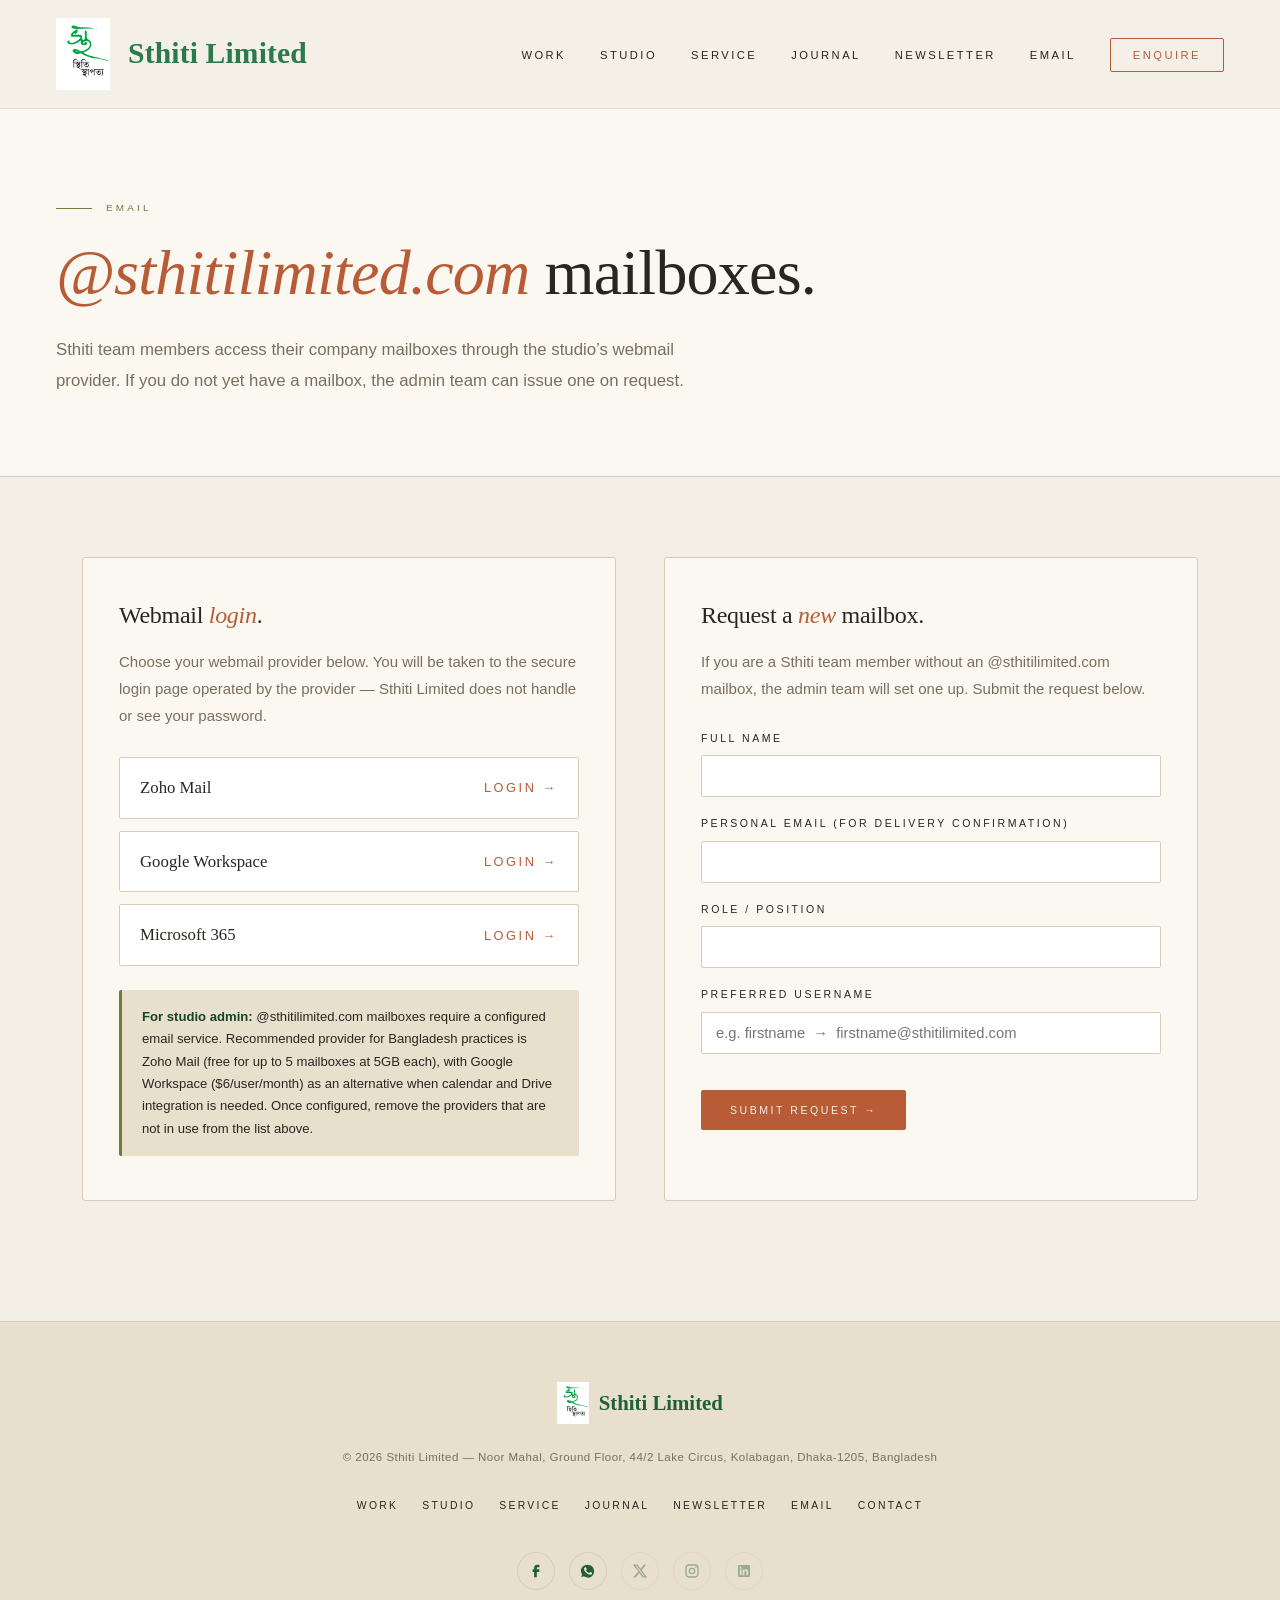
<file: mail.html>
<!DOCTYPE html>
<html lang="en">
<head>
<meta charset="UTF-8">
<meta name="viewport" content="width=device-width,initial-scale=1.0">
<!-- Security headers (meta-tag fallback). For maximum protection, set these
     as HTTP response headers on the server too — see .htaccess and _headers. -->
<meta http-equiv="Content-Security-Policy" content="default-src 'self'; style-src 'self' 'unsafe-inline' https://fonts.googleapis.com; font-src 'self' https://fonts.gstatic.com data:; img-src 'self' data: blob:; script-src 'self' 'unsafe-inline'; connect-src 'self' https://api.web3forms.com; form-action 'self' https://api.web3forms.com; base-uri 'self'; frame-ancestors 'none'; object-src 'none'; upgrade-insecure-requests">
<meta http-equiv="X-Content-Type-Options" content="nosniff">
<meta http-equiv="Referrer-Policy" content="strict-origin-when-cross-origin">
<meta name="referrer" content="strict-origin-when-cross-origin">
<title>Email — Sthiti Limited</title>
<meta name="description" content="Webmail access and email account requests for the @sthitilimited.com domain.">
<link rel="icon" type="image/jpeg" href="sthiti-logo.jpg">
<link rel="preconnect" href="https://fonts.googleapis.com">
<link href="https://fonts.googleapis.com/css2?family=Playfair+Display:ital,wght@0,300;0,400;0,700;1,300;1,400&family=Inter:wght@300;400;500;700&family=Noto+Serif+Bengali:wght@300;400&display=swap" rel="stylesheet">
<link rel="stylesheet" href="sthiti.css">
<style>
.mail-grid{display:grid;grid-template-columns:1fr 1fr;gap:48px;max-width:1180px;margin:0 auto;padding:80px 32px 120px;}
.mail-card{background:var(--paper);border:1px solid var(--rule);border-radius:3px;padding:44px 36px;display:flex;flex-direction:column;}
.mail-card h2{font-size:1.5rem;font-weight:300;margin-bottom:18px;color:var(--charcoal);}
.mail-card h2 em{color:var(--terracotta);font-style:italic;}
.mail-card .intro{font-size:.94rem;line-height:1.8;color:var(--taupe);margin-bottom:28px;}

.webmail-row{display:flex;flex-direction:column;gap:12px;margin-bottom:24px;}
.webmail-btn{display:flex;align-items:center;justify-content:space-between;padding:16px 20px;border:1px solid var(--rule);background:var(--white);color:var(--charcoal);text-decoration:none;border-radius:2px;transition:all .25s;}
.webmail-btn:hover{border-color:var(--forest);background:var(--cream);}
.webmail-btn .name{font-family:'Playfair Display',serif;font-size:1.05rem;color:var(--charcoal);}
.webmail-btn .arrow{color:var(--terracotta);font-size:.8rem;letter-spacing:.2em;}

.note-box{background:var(--sand);border-left:3px solid var(--olive);padding:16px 20px;font-size:.82rem;color:var(--charcoal);line-height:1.7;border-radius:2px;margin-top:auto;}
.note-box strong{color:var(--forest-d);}

.field{margin-bottom:18px;}
.field label{display:block;font-size:.66rem;letter-spacing:.24em;text-transform:uppercase;color:var(--charcoal);font-weight:500;margin-bottom:8px;}
.field input,.field select,.field textarea{width:100%;padding:12px 14px;border:1px solid var(--rule);background:var(--white);color:var(--charcoal);font-family:'Inter',sans-serif;font-size:.92rem;border-radius:2px;outline:none;transition:border-color .25s;}
.field input:focus,.field select:focus,.field textarea:focus{border-color:var(--forest);}
.field textarea{resize:vertical;min-height:80px;}

.req-submit{margin-top:18px;padding:13px 28px;font-size:.66rem;letter-spacing:.24em;text-transform:uppercase;font-weight:500;background:var(--terracotta);color:var(--cream);border:1.5px solid var(--terracotta);border-radius:2px;transition:all .3s;}
.req-submit:hover{background:var(--terracotta-d);border-color:var(--terracotta-d);}
.req-submit:disabled{opacity:.6;cursor:not-allowed;}

.success-msg,.error-msg{display:none;margin-top:18px;padding:14px 18px;border-radius:3px;font-size:.88rem;line-height:1.6;}
.success-msg{background:rgba(31,95,58,.08);border:1px solid rgba(31,95,58,.3);color:var(--forest-d);}
.error-msg{background:rgba(184,92,56,.08);border:1px solid rgba(184,92,56,.3);color:var(--terracotta-d);}
.success-msg.visible,.error-msg.visible{display:block;}

.hp{position:absolute;left:-9999px;width:1px;height:1px;opacity:0;}

@media(max-width:900px){
  .mail-grid{grid-template-columns:1fr;padding:48px 16px 80px;gap:28px;}
  .mail-card{padding:32px 24px;}
}
</style>
</head>
<body>
<nav id="nav">
  <a href="index.html" class="nav-logo"><img src="sthiti-logo.jpg" alt="Sthiti Limited"><span class="nav-logo-text">Sthiti Limited</span></a>
  <ul class="nav-links">
    <li><a href="work.html">Work</a></li><li><a href="studio.html">Studio</a></li>
    <li><a href="services.html">Service</a></li><li><a href="journal.html">Journal</a></li>
    <li><a href="newsletter.html">Newsletter</a></li><li><a href="mail.html">Email</a></li>
    <li><a href="contact.html" class="nav-cta">Enquire</a></li>
  </ul>
  <button class="nav-hamburger" onclick="toggleMobileNav()" id="hamburger" aria-label="Menu"><span></span><span></span><span></span></button>
</nav>
<div class="mobile-nav" id="mobileNav">
  <a href="work.html">Work</a><a href="studio.html">Studio</a><a href="services.html">Service</a>
  <a href="journal.html">Journal</a><a href="newsletter.html">Newsletter</a><a href="mail.html">Email</a><a href="contact.html">Contact</a>
</div>

<section class="page-hero">
  <div class="eyebrow">Email</div>
  <h1><em>@sthitilimited.com</em> mailboxes.</h1>
  <p>Sthiti team members access their company mailboxes through the studio&rsquo;s webmail provider. If you do not yet have a mailbox, the admin team can issue one on request.</p>
</section>

<div class="mail-grid">
  <!-- LOGIN GATEWAY -->
  <div class="mail-card">
    <h2>Webmail <em>login</em>.</h2>
    <p class="intro">Choose your webmail provider below. You will be taken to the secure login page operated by the provider &mdash; Sthiti Limited does not handle or see your password.</p>

    <div class="webmail-row">
      <a href="https://mail.zoho.com" target="_blank" rel="noopener noreferrer" class="webmail-btn">
        <span class="name">Zoho Mail</span>
        <span class="arrow">LOGIN &rarr;</span>
      </a>
      <a href="https://mail.google.com" target="_blank" rel="noopener noreferrer" class="webmail-btn">
        <span class="name">Google Workspace</span>
        <span class="arrow">LOGIN &rarr;</span>
      </a>
      <a href="https://outlook.office.com" target="_blank" rel="noopener noreferrer" class="webmail-btn">
        <span class="name">Microsoft 365</span>
        <span class="arrow">LOGIN &rarr;</span>
      </a>
    </div>

    <div class="note-box">
      <strong>For studio admin:</strong> @sthitilimited.com mailboxes require a configured email service. Recommended provider for Bangladesh practices is Zoho Mail (free for up to 5 mailboxes at 5GB each), with Google Workspace ($6/user/month) as an alternative when calendar and Drive integration is needed. Once configured, remove the providers that are not in use from the list above.
    </div>
  </div>

  <!-- ACCOUNT REQUEST -->
  <div class="mail-card">
    <h2>Request a <em>new</em> mailbox.</h2>
    <p class="intro">If you are a Sthiti team member without an @sthitilimited.com mailbox, the admin team will set one up. Submit the request below.</p>

    <form id="mailForm" novalidate>
      <div class="field">
        <label for="mr-name">Full Name</label>
        <input type="text" id="mr-name" name="name" required maxlength="120" autocomplete="name">
      </div>
      <div class="field">
        <label for="mr-personal">Personal Email (for delivery confirmation)</label>
        <input type="email" id="mr-personal" name="personal_email" required maxlength="200" autocomplete="email">
      </div>
      <div class="field">
        <label for="mr-role">Role / Position</label>
        <input type="text" id="mr-role" name="role" required maxlength="120">
      </div>
      <div class="field">
        <label for="mr-suggest">Preferred Username</label>
        <input type="text" id="mr-suggest" name="username" maxlength="50" placeholder="e.g. firstname  &rarr;  firstname@sthitilimited.com">
      </div>
      <!-- Honeypot -->
      <div class="hp" aria-hidden="true">
        <label>Leave empty<input type="text" name="botcheck" tabindex="-1" autocomplete="off"></label>
      </div>

      <button type="submit" class="req-submit" id="mrSubmit">Submit Request &rarr;</button>
      <div class="success-msg" id="mrSuccess">Request submitted. Studio admin will confirm and set up your mailbox.</div>
      <div class="error-msg" id="mrError"></div>
    </form>
  </div>
</div>

<footer id="siteFooter"></footer>
<button class="admin-fab" id="adminFab" onclick="openAdmin()" title="Admin (Ctrl+Shift+A)">⚙</button>

<script src="data.js"></script>
<script src="common.js"></script>
<script src="admin.js"></script>
<script>
(function(){
  'use strict';
  var WEB3FORMS_KEY = '74b8d4f5-9279-4b1f-8bf6-fc5032881540';

  var form = document.getElementById('mailForm');
  var btn  = document.getElementById('mrSubmit');
  var ok   = document.getElementById('mrSuccess');
  var err  = document.getElementById('mrError');

  function showErr(msg){ err.textContent = msg; err.classList.add('visible'); ok.classList.remove('visible'); }
  function showOk(){ ok.classList.add('visible'); err.classList.remove('visible'); form.reset(); }

  form.addEventListener('submit', async function(e){
    e.preventDefault();
    err.classList.remove('visible');
    ok.classList.remove('visible');

    var name = form.elements.name.value.trim();
    var pem = form.elements.personal_email.value.trim();
    var role = form.elements.role.value.trim();
    var user = form.elements.username.value.trim();
    var honeypot = form.elements.botcheck.value;

    if(honeypot){ showOk(); return; }
    if(!name || name.length > 120){ showErr('Please enter your full name.'); return; }
    if(!/^[^\s@]+@[^\s@]+\.[^\s@]+$/.test(pem) || pem.length > 200){ showErr('Please enter a valid personal email.'); return; }
    if(!role || role.length > 120){ showErr('Please enter your role.'); return; }
    if(user && !/^[a-z0-9._-]+$/i.test(user)){ showErr('Preferred username can only contain letters, numbers, dot, dash and underscore.'); return; }

    if(WEB3FORMS_KEY === 'YOUR-WEB3FORMS-KEY-HERE'){
      showErr('Form is not yet configured. Please email info@sthitilimited.com directly with your request.');
      return;
    }

    btn.disabled = true;
    btn.textContent = 'Sending...';
    try {
      var res = await fetch('https://api.web3forms.com/submit', {
        method: 'POST',
        headers: { 'Content-Type': 'application/json', 'Accept': 'application/json' },
        body: JSON.stringify({
          access_key: WEB3FORMS_KEY,
          subject: 'New Mailbox Request — Sthiti Limited',
          from_name: name,
          email: pem,
          message: 'New mailbox request from sthitilimited.com\n\n' +
                   'Name: ' + name + '\n' +
                   'Role: ' + role + '\n' +
                   'Personal Email: ' + pem + '\n' +
                   'Preferred Username: ' + (user || '(none specified)')
        })
      });
      var data = await res.json();
      if(data && data.success){ showOk(); }
      else { showErr((data && data.message) || 'Could not send. Please email info@sthitilimited.com directly.'); }
    } catch(ex){
      showErr('Network error. Please email info@sthitilimited.com directly.');
    } finally {
      btn.disabled = false;
      btn.innerHTML = 'Submit Request &rarr;';
    }
  });
})();
</script>
</body>
</html>
</file>
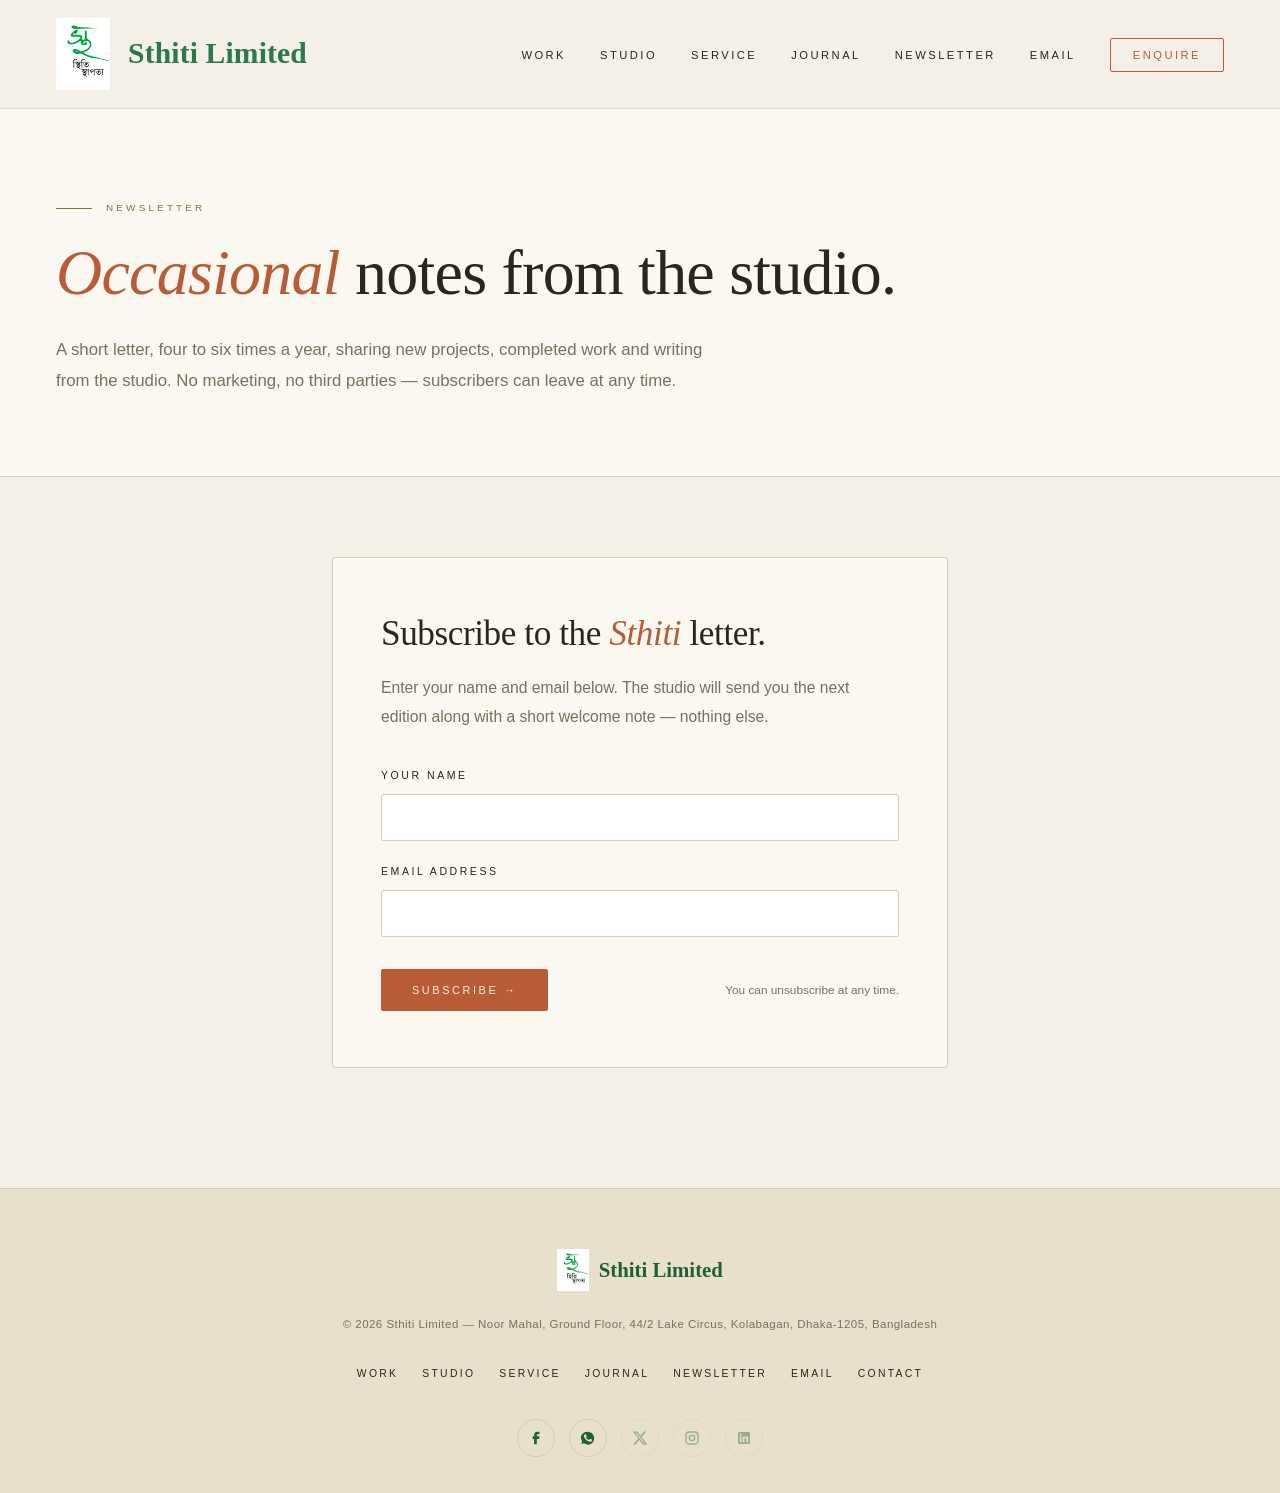
<file: newsletter.html>
<!DOCTYPE html>
<html lang="en">
<head>
<meta charset="UTF-8">
<meta name="viewport" content="width=device-width,initial-scale=1.0">
<!-- Security headers (meta-tag fallback). For maximum protection, set these
     as HTTP response headers on the server too — see .htaccess and _headers. -->
<meta http-equiv="Content-Security-Policy" content="default-src 'self'; style-src 'self' 'unsafe-inline' https://fonts.googleapis.com; font-src 'self' https://fonts.gstatic.com data:; img-src 'self' data: blob:; script-src 'self' 'unsafe-inline'; connect-src 'self' https://api.web3forms.com; form-action 'self' https://api.web3forms.com; base-uri 'self'; frame-ancestors 'none'; object-src 'none'; upgrade-insecure-requests">
<meta http-equiv="X-Content-Type-Options" content="nosniff">
<meta http-equiv="Referrer-Policy" content="strict-origin-when-cross-origin">
<meta name="referrer" content="strict-origin-when-cross-origin">
<title>Newsletter — Sthiti Limited</title>
<meta name="description" content="Subscribe to occasional notes from Sthiti Limited — new projects, studio news and writing.">
<link rel="icon" type="image/jpeg" href="sthiti-logo.jpg">
<link rel="preconnect" href="https://fonts.googleapis.com">
<link href="https://fonts.googleapis.com/css2?family=Playfair+Display:ital,wght@0,300;0,400;0,700;1,300;1,400&family=Inter:wght@300;400;500;700&family=Noto+Serif+Bengali:wght@300;400&display=swap" rel="stylesheet">
<link rel="stylesheet" href="sthiti.css">
<style>
.nl-wrap{max-width:680px;margin:0 auto;padding:80px 32px 120px;}
.nl-card{background:var(--paper);border:1px solid var(--rule);border-radius:3px;padding:56px 48px;}
.nl-card h2{font-size:clamp(1.6rem,3vw,2.2rem);font-weight:300;margin-bottom:18px;color:var(--charcoal);}
.nl-card h2 em{color:var(--terracotta);font-style:italic;}
.nl-card .intro{font-size:.98rem;line-height:1.85;color:var(--taupe);margin-bottom:36px;}

.field{margin-bottom:22px;}
.field label{display:block;font-size:.66rem;letter-spacing:.24em;text-transform:uppercase;color:var(--charcoal);font-weight:500;margin-bottom:10px;}
.field input[type=text],
.field input[type=email]{width:100%;padding:14px 16px;border:1px solid var(--rule);background:var(--white);color:var(--charcoal);font-family:'Inter',sans-serif;font-size:.95rem;border-radius:2px;outline:none;transition:border-color .25s;}
.field input:focus{border-color:var(--forest);}

.submit-row{display:flex;align-items:center;justify-content:space-between;gap:24px;margin-top:32px;flex-wrap:wrap;}
.submit-row button{padding:14px 30px;font-size:.68rem;letter-spacing:.24em;text-transform:uppercase;font-weight:500;background:var(--terracotta);color:var(--cream);border:1.5px solid var(--terracotta);border-radius:2px;transition:all .3s;}
.submit-row button:hover{background:var(--terracotta-d);border-color:var(--terracotta-d);}
.submit-row button:disabled{opacity:.6;cursor:not-allowed;}
.submit-note{font-size:.74rem;color:var(--taupe);}

.success-msg,.error-msg{display:none;margin-top:24px;padding:18px 22px;border-radius:3px;font-size:.92rem;line-height:1.6;}
.success-msg{background:rgba(31,95,58,.08);border:1px solid rgba(31,95,58,.3);color:var(--forest-d);}
.error-msg{background:rgba(184,92,56,.08);border:1px solid rgba(184,92,56,.3);color:var(--terracotta-d);}
.success-msg.visible,.error-msg.visible{display:block;}

.config-note{margin-top:32px;padding:18px 22px;background:var(--sand);border-left:3px solid var(--olive);font-size:.78rem;color:var(--charcoal);line-height:1.7;border-radius:2px;}
.config-note strong{color:var(--forest-d);}
.config-note code{background:var(--paper);padding:2px 6px;border:1px solid var(--rule);border-radius:2px;font-family:Consolas,monospace;font-size:.84rem;}

/* honeypot — hidden field to catch bots */
.hp{position:absolute;left:-9999px;width:1px;height:1px;opacity:0;}

@media(max-width:600px){
  .nl-wrap{padding:48px 16px 80px;}
  .nl-card{padding:36px 24px;}
}
</style>
</head>
<body>
<nav id="nav">
  <a href="index.html" class="nav-logo"><img src="sthiti-logo.jpg" alt="Sthiti Limited"><span class="nav-logo-text">Sthiti Limited</span></a>
  <ul class="nav-links">
    <li><a href="work.html">Work</a></li><li><a href="studio.html">Studio</a></li>
    <li><a href="services.html">Service</a></li><li><a href="journal.html">Journal</a></li>
    <li><a href="newsletter.html">Newsletter</a></li><li><a href="mail.html">Email</a></li>
    <li><a href="contact.html" class="nav-cta">Enquire</a></li>
  </ul>
  <button class="nav-hamburger" onclick="toggleMobileNav()" id="hamburger" aria-label="Menu"><span></span><span></span><span></span></button>
</nav>
<div class="mobile-nav" id="mobileNav">
  <a href="work.html">Work</a><a href="studio.html">Studio</a><a href="services.html">Service</a>
  <a href="journal.html">Journal</a><a href="newsletter.html">Newsletter</a><a href="mail.html">Email</a><a href="contact.html">Contact</a>
</div>

<section class="page-hero">
  <div class="eyebrow">Newsletter</div>
  <h1><em>Occasional</em> notes from the studio.</h1>
  <p>A short letter, four to six times a year, sharing new projects, completed work and writing from the studio. No marketing, no third parties &mdash; subscribers can leave at any time.</p>
</section>

<div class="nl-wrap">
  <div class="nl-card">
    <h2>Subscribe to the <em>Sthiti</em> letter.</h2>
    <p class="intro">Enter your name and email below. The studio will send you the next edition along with a short welcome note &mdash; nothing else.</p>

    <form id="nlForm" autocomplete="on" novalidate>
      <div class="field">
        <label for="nl-name">Your Name</label>
        <input type="text" id="nl-name" name="name" required maxlength="120" autocomplete="name">
      </div>
      <div class="field">
        <label for="nl-email">Email Address</label>
        <input type="email" id="nl-email" name="email" required maxlength="200" autocomplete="email">
      </div>
      <!-- Honeypot — bots fill this, humans don't see it -->
      <div class="hp" aria-hidden="true">
        <label>Leave this field empty<input type="text" name="botcheck" tabindex="-1" autocomplete="off"></label>
      </div>

      <div class="submit-row">
        <button type="submit" id="nlSubmit">Subscribe &rarr;</button>
        <span class="submit-note">You can unsubscribe at any time.</span>
      </div>
      <div class="success-msg" id="nlSuccess">Thank you &mdash; you are subscribed. A welcome note will arrive shortly.</div>
      <div class="error-msg" id="nlError"></div>
    </form>
  </div>
</div>

<footer id="siteFooter"></footer>
<button class="admin-fab" id="adminFab" onclick="openAdmin()" title="Admin (Ctrl+Shift+A)">⚙</button>

<script src="data.js"></script>
<script src="common.js"></script>
<script src="admin.js"></script>
<script>
(function(){
  'use strict';
  var WEB3FORMS_KEY = '74b8d4f5-9279-4b1f-8bf6-fc5032881540';

  var form = document.getElementById('nlForm');
  var btn  = document.getElementById('nlSubmit');
  var ok   = document.getElementById('nlSuccess');
  var err  = document.getElementById('nlError');

  function showErr(msg){
    err.textContent = msg;
    err.classList.add('visible');
    ok.classList.remove('visible');
  }
  function showOk(){
    ok.classList.add('visible');
    err.classList.remove('visible');
    form.reset();
  }

  form.addEventListener('submit', async function(e){
    e.preventDefault();
    err.classList.remove('visible');
    ok.classList.remove('visible');

    var name = form.elements.name.value.trim();
    var email = form.elements.email.value.trim();
    var honeypot = form.elements.botcheck.value;

    if(honeypot){ /* bot detected — silently succeed */ showOk(); return; }
    if(!name || name.length > 120){ showErr('Please enter your name (max 120 characters).'); return; }
    if(!/^[^\s@]+@[^\s@]+\.[^\s@]+$/.test(email) || email.length > 200){ showErr('Please enter a valid email address.'); return; }

    if(WEB3FORMS_KEY === 'YOUR-WEB3FORMS-KEY-HERE'){
      showErr('Form is not yet configured. Studio admin needs to add the Web3Forms access key — see note below.');
      return;
    }

    btn.disabled = true;
    btn.textContent = 'Sending...';
    try {
      var res = await fetch('https://api.web3forms.com/submit', {
        method: 'POST',
        headers: { 'Content-Type': 'application/json', 'Accept': 'application/json' },
        body: JSON.stringify({
          access_key: WEB3FORMS_KEY,
          subject: 'Newsletter Subscription — Sthiti Limited',
          from_name: name,
          email: email,
          message: 'Newsletter signup from sthitilimited.com\n\nName: ' + name + '\nEmail: ' + email
        })
      });
      var data = await res.json();
      if(data && data.success){ showOk(); }
      else { showErr((data && data.message) || 'Submission could not be sent. Please try again or email info@sthitilimited.com directly.'); }
    } catch(ex){
      showErr('Network error. Please try again, or email info@sthitilimited.com directly.');
    } finally {
      btn.disabled = false;
      btn.innerHTML = 'Subscribe &rarr;';
    }
  });
})();
</script>
</body>
</html>
</file>
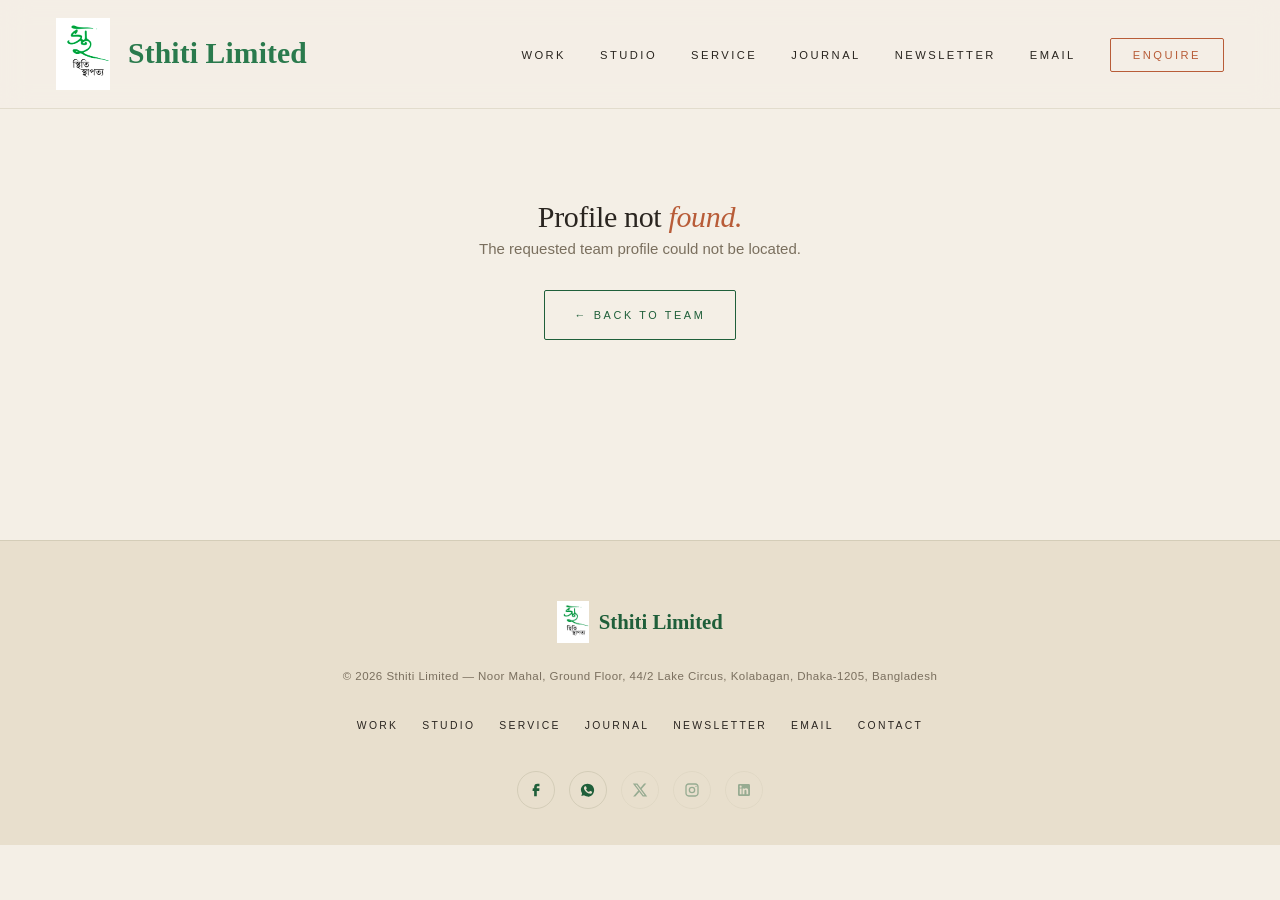
<file: person.html>
<!DOCTYPE html>
<html lang="en">
<head>
<meta charset="UTF-8">
<meta name="viewport" content="width=device-width,initial-scale=1.0">
<!-- Security headers (meta-tag fallback). For maximum protection, set these
     as HTTP response headers on the server too — see .htaccess and _headers. -->
<meta http-equiv="Content-Security-Policy" content="default-src 'self'; style-src 'self' 'unsafe-inline' https://fonts.googleapis.com; font-src 'self' https://fonts.gstatic.com data:; img-src 'self' data: blob:; script-src 'self' 'unsafe-inline'; connect-src 'self' https://api.web3forms.com; form-action 'self' https://api.web3forms.com; base-uri 'self'; frame-ancestors 'none'; object-src 'none'; upgrade-insecure-requests">
<meta http-equiv="X-Content-Type-Options" content="nosniff">
<meta http-equiv="Referrer-Policy" content="strict-origin-when-cross-origin">
<meta name="referrer" content="strict-origin-when-cross-origin">
<title>Profile — Sthiti Limited</title>
<meta name="description" content="Individual profile — Sthiti Limited team member.">
<link rel="icon" type="image/jpeg" href="sthiti-logo.jpg">
<link rel="preconnect" href="https://fonts.googleapis.com">
<link href="https://fonts.googleapis.com/css2?family=Playfair+Display:ital,wght@0,300;0,400;0,700;1,300;1,400&family=Inter:wght@300;400;500;700&family=Noto+Serif+Bengali:wght@300;400&display=swap" rel="stylesheet">
<link rel="stylesheet" href="sthiti.css">
<style>
.ph-hero{padding:160px 56px 70px;background:var(--paper);border-bottom:1px solid var(--rule);}
.ph-hero .crumb{font-size:.66rem;letter-spacing:.22em;text-transform:uppercase;color:var(--olive);margin-bottom:24px;}
.ph-hero .crumb a{color:var(--olive);border-bottom:1px solid transparent;transition:.2s;}
.ph-hero .crumb a:hover{color:var(--terracotta);border-bottom-color:var(--terracotta);}
.ph-hero-grid{display:grid;grid-template-columns:280px 1fr;gap:48px;align-items:start;max-width:1080px;}
.ph-photo{width:280px;height:340px;background:var(--sand);border-radius:3px;overflow:hidden;border:1px solid var(--rule);}
.ph-photo img{width:100%;height:100%;object-fit:cover;}
.ph-photo.placeholder{display:flex;align-items:center;justify-content:center;color:var(--taupe);font-family:'Playfair Display',serif;font-size:3rem;font-style:italic;}
.ph-info h1{font-size:clamp(1.8rem,3.4vw,2.8rem);margin-bottom:10px;color:var(--charcoal);}
.ph-info .role{font-size:.78rem;letter-spacing:.22em;text-transform:uppercase;color:var(--forest);margin-bottom:14px;font-weight:500;}
.ph-info .tl{font-size:.78rem;color:var(--taupe);font-style:italic;}
.ph-info .em{font-size:.78rem;color:var(--taupe);margin-top:14px;}
.ph-info .em a{color:var(--terracotta);border-bottom:1px solid transparent;transition:.2s;}
.ph-info .em a:hover{border-bottom-color:var(--terracotta);}
.ph-info .ph-socials{display:flex;gap:10px;margin-top:18px;}
.ph-info .ph-socials a,.ph-info .ph-socials span{width:34px;height:34px;border:1px solid var(--rule);border-radius:50%;display:inline-flex;align-items:center;justify-content:center;color:var(--forest);transition:.25s;background:transparent;text-decoration:none;}
.ph-info .ph-socials a:hover{background:var(--forest);color:var(--cream);border-color:var(--forest);}
.ph-info .ph-socials svg{width:14px;height:14px;fill:currentColor;}
.ph-info .ph-socials .disabled{opacity:.28;cursor:default;pointer-events:none;}

.ph-section{padding:64px 56px;max-width:1080px;margin:0 auto;border-bottom:1px solid var(--rule);}
.ph-section:last-of-type{border-bottom:none;}
.ph-section.dark{background:var(--forest);max-width:none;color:var(--cream);margin:0;}
.ph-section.dark .ph-num{color:rgba(244,239,230,.4);}
.ph-section.dark h2{color:var(--cream);}
.ph-section.dark p{color:rgba(244,239,230,.85);}
.ph-section.dark .inner{max-width:1080px;margin:0 auto;}
.ph-num{font-family:'Playfair Display',serif;font-style:italic;font-size:.85rem;color:var(--olive);margin-bottom:14px;letter-spacing:.02em;}
.ph-section h2{font-size:clamp(1.6rem,2.8vw,2.2rem);font-family:'Playfair Display',serif;font-weight:300;color:var(--charcoal);margin-bottom:22px;}
.ph-section h2 em{font-style:italic;color:var(--terracotta);}
.ph-section.dark h2 em{color:var(--clay);}
.ph-section p{font-size:1.02rem;line-height:1.95;color:var(--taupe);max-width:780px;}
.ph-tags{display:flex;flex-wrap:wrap;gap:10px;margin-top:8px;}
.ph-tag{padding:7px 16px;background:var(--sand);color:var(--charcoal);font-size:.7rem;letter-spacing:.14em;text-transform:uppercase;border-radius:24px;border:1px solid var(--rule);font-weight:500;}

.notfound{padding:200px 56px;text-align:center;}

@media(max-width:760px){
  .ph-hero{padding:120px 24px 50px;}
  .ph-hero-grid{grid-template-columns:1fr;gap:28px;}
  .ph-photo{width:100%;max-width:280px;}
  .ph-section{padding:48px 24px;}
}
</style>
</head>
<body>
<nav id="nav">
  <a href="index.html" class="nav-logo"><img src="sthiti-logo.jpg" alt="Sthiti Limited"><span class="nav-logo-text">Sthiti Limited</span></a>
  <ul class="nav-links">
    <li><a href="work.html">Work</a></li><li><a href="studio.html">Studio</a></li>
    <li><a href="services.html">Service</a></li><li><a href="journal.html">Journal</a></li>
    <li><a href="newsletter.html">Newsletter</a></li><li><a href="mail.html">Email</a></li>
    <li><a href="contact.html" class="nav-cta">Enquire</a></li>
  </ul>
  <button class="nav-hamburger" onclick="toggleMobileNav()" id="hamburger" aria-label="Menu"><span></span><span></span><span></span></button>
</nav>
<div class="mobile-nav" id="mobileNav">
  <a href="work.html">Work</a><a href="studio.html">Studio</a><a href="services.html">Service</a>
  <a href="journal.html">Journal</a><a href="newsletter.html">Newsletter</a><a href="mail.html">Email</a><a href="contact.html">Contact</a>
</div>

<main id="personMain"></main>

<footer id="siteFooter"></footer>

<script src="data.js"></script>
<script src="common.js"></script>
<script src="admin.js"></script>
<script>
(function(){
  'use strict';
  function getParam(name){
    var match = window.location.search.match(new RegExp('[?&]'+ name +'=([^&]+)'));
    return match ? decodeURIComponent(match[1]) : '';
  }
  var id = getParam('id');
  var p = window.findPerson(id);
  var main = document.getElementById('personMain');

  if(!p){
    main.innerHTML =
      '<div class="notfound"><h1>Profile not <em>found.</em></h1>'+
      '<p>The requested team profile could not be located.</p>'+
      '<p style="margin-top:28px;"><a href="team.html" class="btn">← Back to team</a></p></div>';
    return;
  }

  var tab = window.findPersonTab(id);
  var tabLabel = {active:'Currently Active', advisors:'Honorary Advisors', contributors:'Past Contributors'}[tab] || 'Team';

  /* Build social links safely */
  var socialHtml = '';
  var links = p.links || {};
  function socialLink(url, svg, title){
    var safe = window.safeUrl(url);
    if(!safe){
      return '<span class="disabled" title="'+ window.escAttr(title + ' (not set)') +'" aria-hidden="true">'+ svg +'</span>';
    }
    return '<a href="'+ window.escAttr(safe) +'" target="_blank" rel="noopener noreferrer" title="'+ window.escAttr(title) +'" aria-label="'+ window.escAttr(title) +'">'+ svg +'</a>';
  }
  socialHtml += socialLink(links.facebook, window.ICON_FB, 'Facebook');
  socialHtml += socialLink(links.instagram, window.ICON_IG, 'Instagram');
  socialHtml += socialLink(links.x, window.ICON_X, 'X (Twitter)');
  socialHtml += socialLink(links.linkedin, window.ICON_LI, 'LinkedIn');

  /* Hero block */
  var nameParts = String(p.name).split(' ');
  var lastName = nameParts.length > 1 ? nameParts.pop() : '';
  var nameHtml = window.esc(nameParts.join(' ')) + (lastName ? ' <em>'+ window.esc(lastName) +'</em>' : '');

  var photoHtml;
  if(p.photo){
    photoHtml = '<div class="ph-photo"><img src="'+ window.escAttr(p.photo) +'" alt="'+ window.escAttr(p.name) +'"></div>';
  } else {
    var initials = nameParts.map(function(x){return x.charAt(0);}).join('') + (lastName ? lastName.charAt(0) : '');
    photoHtml = '<div class="ph-photo placeholder">'+ window.esc(initials.slice(0,2)) +'</div>';
  }

  var html = '';
  html += '<section class="ph-hero">';
  html += '<div class="crumb"><a href="team.html#'+ window.escAttr(tab) +'">← '+ window.esc(tabLabel) +'</a></div>';
  html += '<div class="ph-hero-grid">';
  html += photoHtml;
  html += '<div class="ph-info">';
  html += '<h1>'+ nameHtml +'</h1>';
  html += '<div class="role">'+ window.esc(p.role) +'</div>';
  html += '<div class="tl">'+ window.esc(p.timeline) +'</div>';
  if(p.email){
    var emailSafe = window.safeUrl('mailto:' + p.email);
    if(emailSafe){
      html += '<div class="em">Email: <a href="'+ window.escAttr(emailSafe) +'">'+ window.esc(p.email) +'</a></div>';
    }
  }
  if(socialHtml){ html += '<div class="ph-socials">'+ socialHtml +'</div>'; }
  html += '</div></div></section>';

  /* Section 01 — Expertise */
  html += '<section class="ph-section">';
  html += '<div class="ph-num">01</div>';
  html += '<h2><em>Expertise</em></h2>';
  html += '<div class="ph-tags">';
  (p.expertise || []).forEach(function(tag){
    html += '<span class="ph-tag">'+ window.esc(tag) +'</span>';
  });
  html += '</div></section>';

  /* Section 02 — Work Experience */
  html += '<section class="ph-section">';
  html += '<div class="ph-num">02</div>';
  html += '<h2>Work <em>Experience</em></h2>';
  html += '<p>'+ window.esc(p.experience) +'</p>';
  html += '</section>';

  /* Section 03 — How they enrich Sthiti */
  html += '<section class="ph-section">';
  html += '<div class="ph-num">03</div>';
  html += '<h2>How they enrich Sthiti <em>Limited</em></h2>';
  html += '<p>'+ window.esc(p.enrich) +'</p>';
  html += '</section>';

  /* Section 04 — Acknowledgement (dark) */
  html += '<section class="ph-section dark"><div class="inner">';
  html += '<div class="ph-num">04</div>';
  html += '<h2><em>Acknowledgement</em></h2>';
  html += '<p>'+ window.esc(p.acknowledgement) +'</p>';
  html += '</div></section>';

  main.innerHTML = html;
  document.title = p.name + ' — Sthiti Limited';
})();
</script>
</body>
</html>
</file>
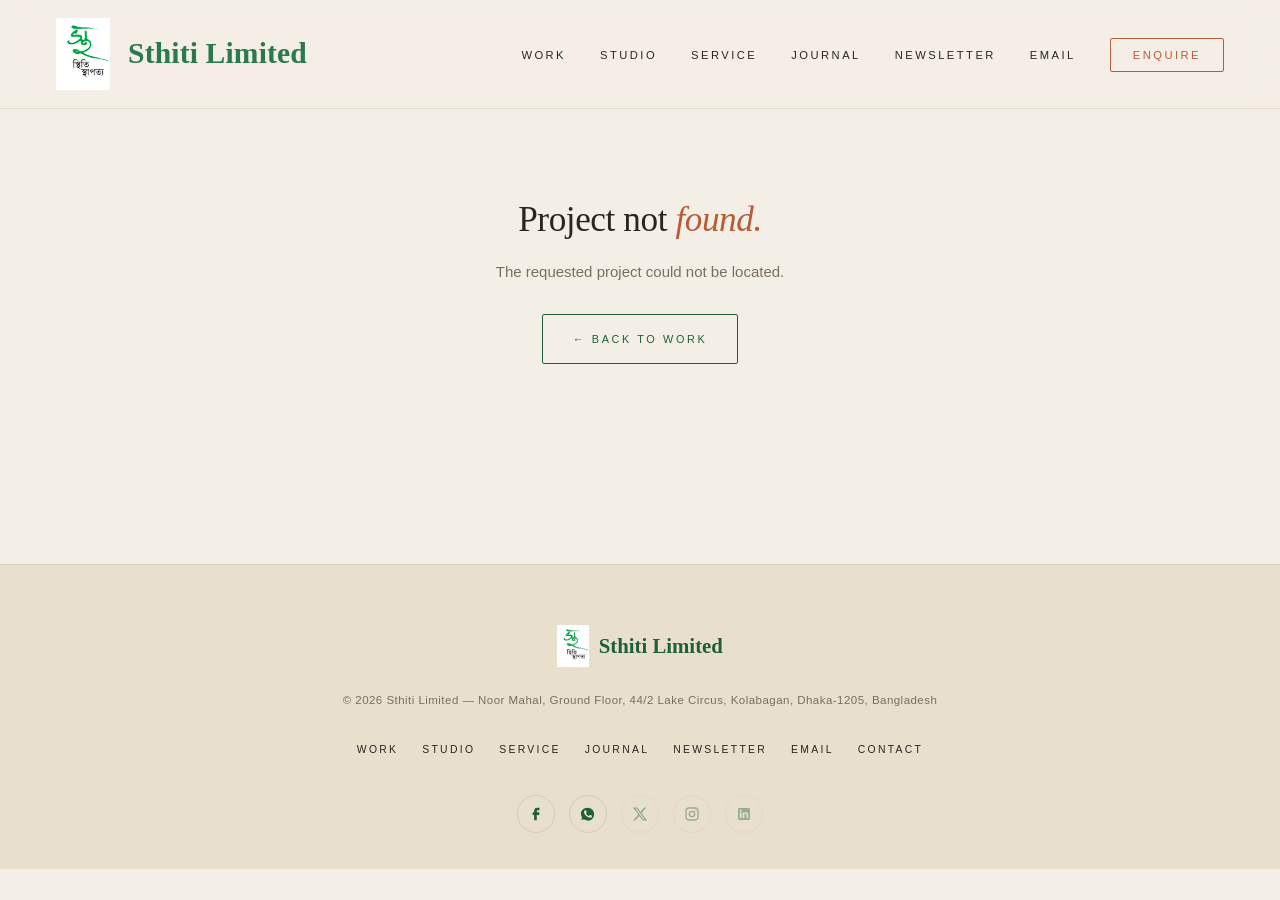
<file: project.html>
<!DOCTYPE html>
<html lang="en">
<head>
<meta charset="UTF-8">
<meta name="viewport" content="width=device-width,initial-scale=1.0">
<!-- Security headers (meta-tag fallback). For maximum protection, set these
     as HTTP response headers on the server too — see .htaccess and _headers. -->
<meta http-equiv="Content-Security-Policy" content="default-src 'self'; style-src 'self' 'unsafe-inline' https://fonts.googleapis.com; font-src 'self' https://fonts.gstatic.com data:; img-src 'self' data: blob:; script-src 'self' 'unsafe-inline'; connect-src 'self' https://api.web3forms.com; form-action 'self' https://api.web3forms.com; base-uri 'self'; frame-ancestors 'none'; object-src 'none'; upgrade-insecure-requests">
<meta http-equiv="X-Content-Type-Options" content="nosniff">
<meta http-equiv="Referrer-Policy" content="strict-origin-when-cross-origin">
<meta name="referrer" content="strict-origin-when-cross-origin">
<title>Project — Sthiti Limited</title>
<meta name="description" content="Project case study by Sthiti Limited.">
<link rel="icon" type="image/jpeg" href="sthiti-logo.jpg">
<link rel="preconnect" href="https://fonts.googleapis.com">
<link href="https://fonts.googleapis.com/css2?family=Playfair+Display:ital,wght@0,300;0,400;0,700;1,300;1,400&family=Inter:wght@300;400;500;700&family=Noto+Serif+Bengali:wght@300;400&display=swap" rel="stylesheet">
<link rel="stylesheet" href="sthiti.css">
<style>
.proj-hero{padding:160px 56px 60px;background:var(--paper);border-bottom:1px solid var(--rule);}
.proj-hero .crumb{font-size:.66rem;letter-spacing:.22em;text-transform:uppercase;color:var(--olive);margin-bottom:22px;}
.proj-hero .crumb a{color:var(--olive);border-bottom:1px solid transparent;transition:.2s;}
.proj-hero .crumb a:hover{color:var(--terracotta);border-bottom-color:var(--terracotta);}
.proj-hero h1{font-size:clamp(2.2rem,4.6vw,4rem);max-width:1000px;margin-bottom:24px;}
.proj-hero h1 em{font-style:italic;color:var(--terracotta);}
.proj-hero .meta{display:flex;flex-wrap:wrap;gap:32px;margin-top:18px;font-size:.8rem;color:var(--taupe);letter-spacing:.06em;}
.proj-hero .meta strong{color:var(--charcoal);text-transform:uppercase;letter-spacing:.18em;font-size:.68rem;display:block;margin-bottom:6px;font-weight:500;}
.proj-share{margin-top:32px;}

.proj-brief{padding:72px 56px;max-width:920px;margin:0 auto;font-size:1.08rem;line-height:1.95;color:var(--taupe);}
.proj-gallery{padding:0 56px 60px;max-width:1400px;margin:0 auto;display:grid;grid-template-columns:1fr;gap:24px;}
.proj-photo{position:relative;overflow:hidden;border-radius:3px;background:var(--sand);}
.proj-photo img{width:100%;height:auto;display:block;}
.proj-photo .caption{padding:18px 24px;background:var(--paper);border-top:1px solid var(--rule);display:flex;justify-content:space-between;align-items:baseline;flex-wrap:wrap;gap:10px;}
.proj-photo .caption .pname{font-family:'Playfair Display',serif;font-size:1.05rem;color:var(--charcoal);}
.proj-photo .caption .plabel{font-size:.68rem;letter-spacing:.2em;text-transform:uppercase;color:var(--olive);}

.proj-footer{padding:56px;max-width:1400px;margin:0 auto;border-top:1px solid var(--rule);display:flex;justify-content:space-between;align-items:center;flex-wrap:wrap;gap:24px;}
.proj-footer a{font-size:.66rem;letter-spacing:.22em;text-transform:uppercase;color:var(--charcoal);font-weight:500;padding:6px 0;border-bottom:1px solid var(--charcoal);transition:.2s;}
.proj-footer a:hover{color:var(--terracotta);border-bottom-color:var(--terracotta);}

.notfound{padding:200px 56px;text-align:center;}
.notfound h1{font-size:2.2rem;margin-bottom:18px;}
@media(max-width:900px){
  .proj-hero{padding:120px 24px 48px;}
  .proj-brief{padding:48px 24px;font-size:1rem;}
  .proj-gallery{padding:0 24px 48px;}
  .proj-footer{padding:36px 24px;}
}
</style>
</head>
<body>
<nav id="nav">
  <a href="index.html" class="nav-logo"><img src="sthiti-logo.jpg" alt="Sthiti Limited"><span class="nav-logo-text">Sthiti Limited</span></a>
  <ul class="nav-links">
    <li><a href="work.html">Work</a></li><li><a href="studio.html">Studio</a></li>
    <li><a href="services.html">Service</a></li><li><a href="journal.html">Journal</a></li>
    <li><a href="newsletter.html">Newsletter</a></li><li><a href="mail.html">Email</a></li>
    <li><a href="contact.html" class="nav-cta">Enquire</a></li>
  </ul>
  <button class="nav-hamburger" onclick="toggleMobileNav()" id="hamburger" aria-label="Menu"><span></span><span></span><span></span></button>
</nav>
<div class="mobile-nav" id="mobileNav">
  <a href="work.html">Work</a><a href="studio.html">Studio</a><a href="services.html">Service</a>
  <a href="journal.html">Journal</a><a href="newsletter.html">Newsletter</a><a href="mail.html">Email</a><a href="contact.html">Contact</a>
</div>

<main id="projMain"></main>

<footer id="siteFooter"></footer>
<button class="admin-fab" id="adminFab" onclick="openAdmin()" title="Admin (Ctrl+Shift+A)">⚙</button>

<script src="data.js"></script>
<script src="common.js"></script>
<script src="admin.js"></script>
<script>
(function(){
  'use strict';
  function getParam(name){
    var match = window.location.search.match(new RegExp('[?&]'+ name +'=([^&]+)'));
    return match ? decodeURIComponent(match[1]) : '';
  }
  var pid = getParam('p');
  var project = window.findProject(pid);
  var main = document.getElementById('projMain');

  if(!project){
    main.innerHTML =
      '<div class="notfound"><h1>Project not <em>found.</em></h1>'+
      '<p>The requested project could not be located.</p>'+
      '<p style="margin-top:28px;"><a href="work.html" class="btn">\u2190 Back to work</a></p></div>';
    return;
  }

  var catLabel = window.CATEGORY_LABELS[project.category] || project.category;
  var titleParts = String(project.title).split(' ');
  var lastWord = titleParts.length > 1 ? titleParts.pop() : '';
  var titleHtml = window.esc(titleParts.join(' ')) + (lastWord ? ' <em>'+ window.esc(lastWord) +'</em>' : '');

  var html = '';
  html += '<section class="proj-hero">';
  html += '<div class="crumb"><a href="work.html">\u2190 All Work</a> &nbsp;\u00b7&nbsp; '+ window.esc(catLabel) +'</div>';
  html += '<h1>'+ titleHtml +'</h1>';
  html += '<div class="meta">';
  html += '<div><strong>Location</strong>'+ window.esc(project.location) +'</div>';
  html += '<div><strong>Category</strong>'+ window.esc(catLabel) +'</div>';
  html += '<div><strong>Year</strong>'+ window.esc(project.year) +'</div>';
  html += '<div><strong>Photographs</strong>'+ ((project.photos || []).length) +'</div>';
  html += '</div>';
  html += '<div class="proj-share">' + window.buildShareBar({title: project.title + ' \u2014 Sthiti Limited'}) + '</div>';
  html += '</section>';
  html += '<div class="proj-brief">'+ window.esc(project.brief) +'</div>';
  html += '<div class="proj-gallery">';
  (project.photos || []).forEach(function(photo){
    html += '<div class="proj-photo">';
    html += '<img src="'+ window.escAttr(window.imgSrc(photo.src)) +'" alt="'+ window.escAttr(project.title + ' \u2014 ' + photo.label) +'" loading="lazy">';
    html += '<div class="caption">';
    html += '<div class="pname">'+ window.esc(project.title) +'</div>';
    html += '<div class="plabel">'+ window.esc(photo.label) +'</div>';
    html += '</div></div>';
  });
  html += '</div>';
  html += '<div class="proj-footer">';
  html += '<a href="work.html">\u2190 All Work</a>';
  html += '<a href="contact.html">Enquire about this project \u2192</a>';
  html += '</div>';
  main.innerHTML = html;

  document.title = project.title + ' \u2014 Sthiti Limited';
})();
</script>
</body>
</html>
</file>
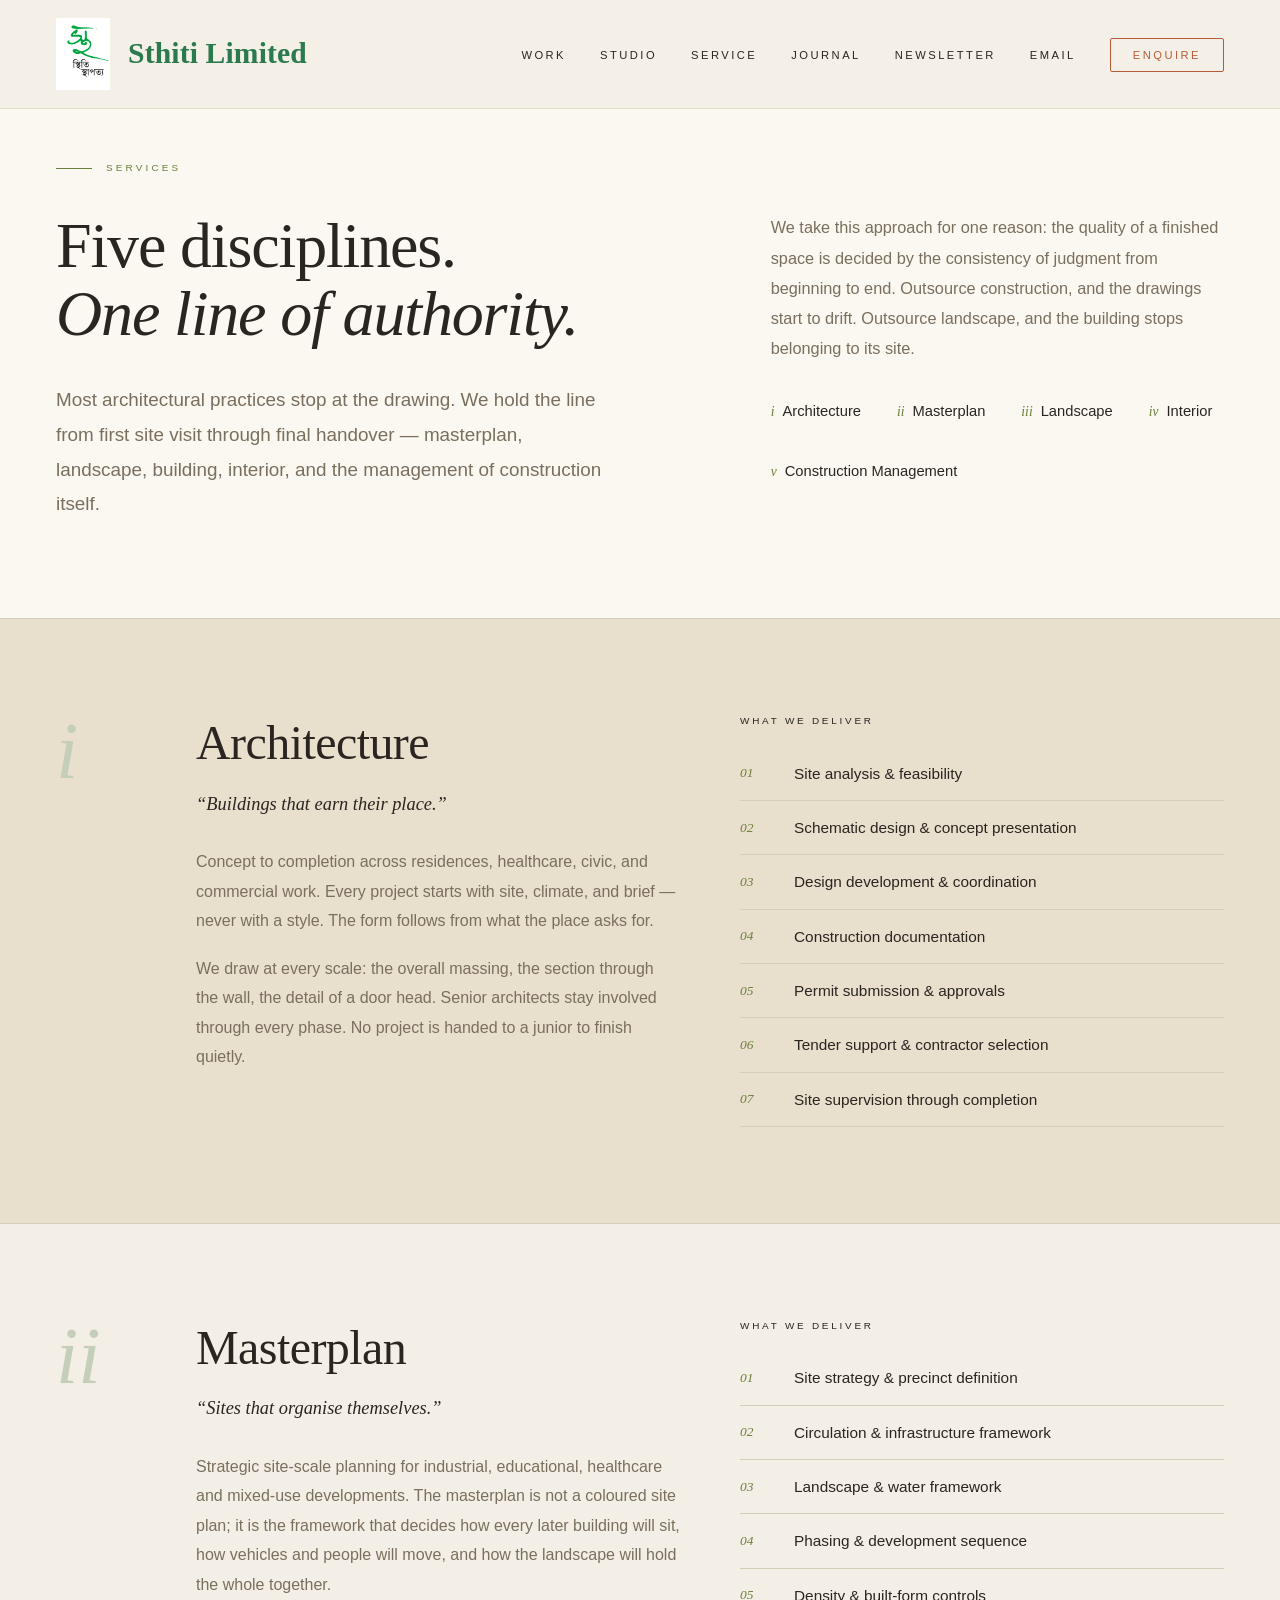
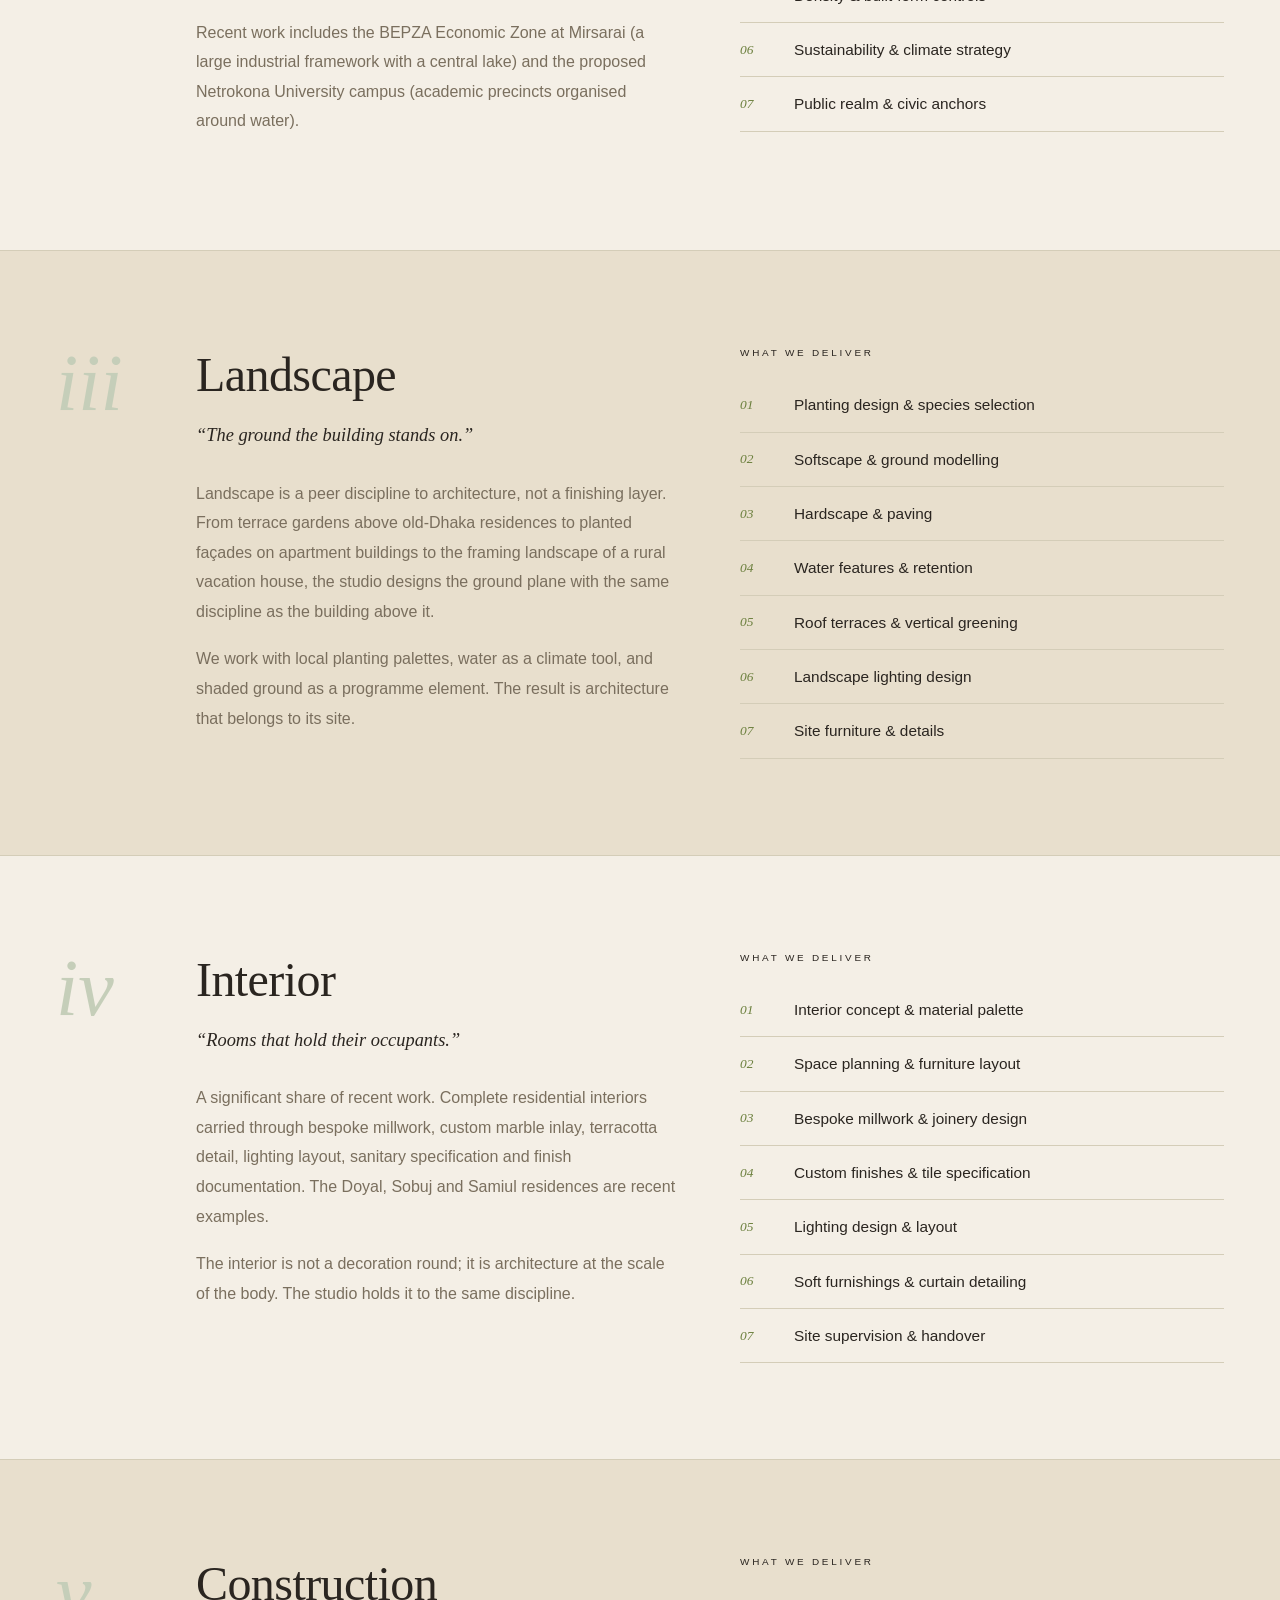
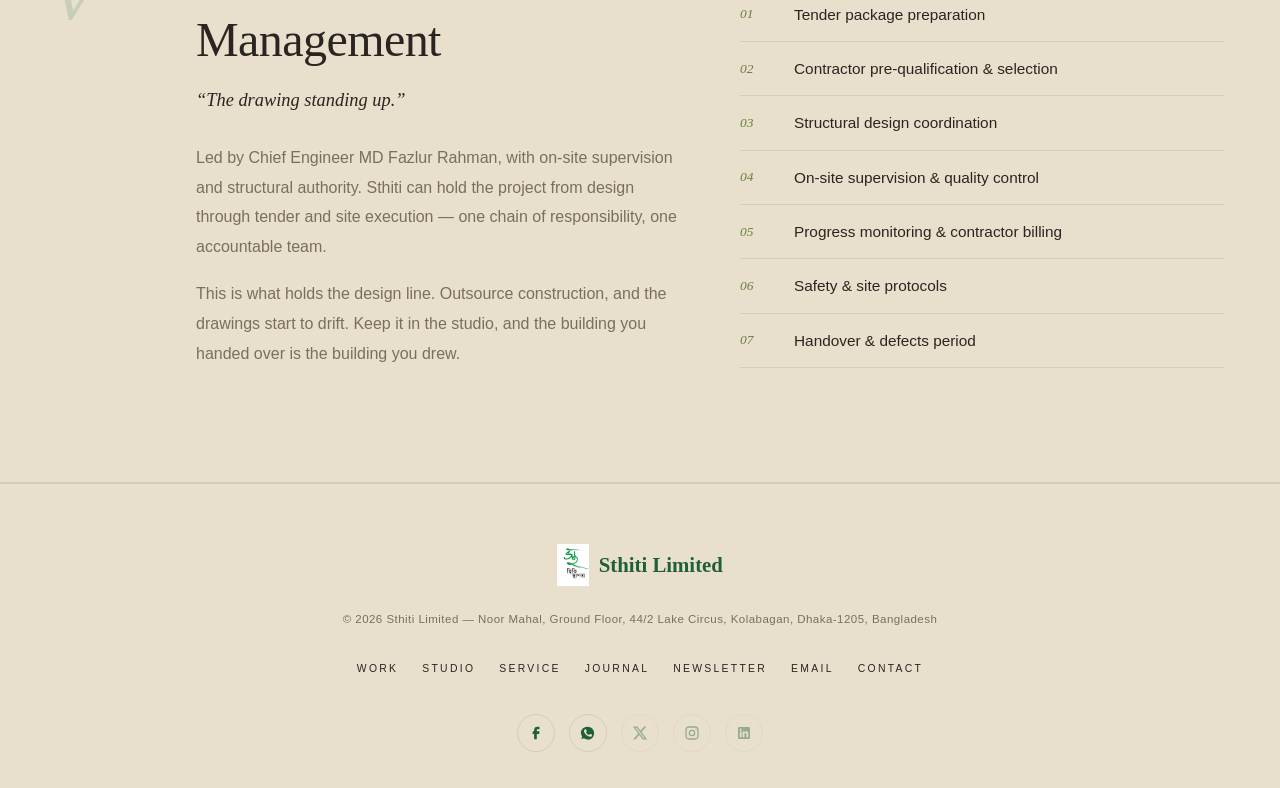
<file: services.html>
<!DOCTYPE html>
<html lang="en">
<head>
<meta charset="UTF-8">
<meta name="viewport" content="width=device-width,initial-scale=1.0">
<!-- Security headers (meta-tag fallback). For maximum protection, set these
     as HTTP response headers on the server too — see .htaccess and _headers. -->
<meta http-equiv="Content-Security-Policy" content="default-src 'self'; style-src 'self' 'unsafe-inline' https://fonts.googleapis.com; font-src 'self' https://fonts.gstatic.com data:; img-src 'self' data: blob:; script-src 'self' 'unsafe-inline'; connect-src 'self' https://api.web3forms.com; form-action 'self' https://api.web3forms.com; base-uri 'self'; frame-ancestors 'none'; object-src 'none'; upgrade-insecure-requests">
<meta http-equiv="X-Content-Type-Options" content="nosniff">
<meta http-equiv="Referrer-Policy" content="strict-origin-when-cross-origin">
<meta name="referrer" content="strict-origin-when-cross-origin">
<title>Services — Sthiti Limited</title>
<meta name="description" content="Five disciplines, one line of authority — Architecture, Masterplan, Landscape, Interior, Construction Management.">
<link rel="icon" type="image/jpeg" href="sthiti-logo.jpg">
<link rel="preconnect" href="https://fonts.googleapis.com">
<link href="https://fonts.googleapis.com/css2?family=Playfair+Display:ital,wght@0,300;0,400;0,700;1,300;1,400&family=Inter:wght@300;400;500;700&family=Noto+Serif+Bengali:wght@300;400&display=swap" rel="stylesheet">
<link rel="stylesheet" href="sthiti.css">
<style>
.svc-hero{padding:160px 56px 96px;background:var(--paper);border-bottom:1px solid var(--rule);}
.svc-hero .eyebrow{margin-bottom:36px;}
.svc-hero-grid{display:grid;grid-template-columns:1.4fr 1fr;gap:80px;align-items:start;}
.svc-hero h1{font-family:'Playfair Display',serif;font-weight:300;font-size:clamp(2.2rem,5vw,4.4rem);line-height:1.05;letter-spacing:-.018em;margin-bottom:36px;color:var(--charcoal);}
.svc-hero h1 em{font-style:italic;color:var(--charcoal);}
.svc-hero .lede{font-size:1.18rem;line-height:1.85;color:var(--taupe);max-width:560px;}
.svc-hero .right p{font-size:1.02rem;line-height:1.85;color:var(--taupe);margin-bottom:36px;}

.disc-nav{display:flex;flex-wrap:wrap;gap:30px 36px;}
.disc-nav a{display:inline-flex;align-items:baseline;gap:8px;font-size:.92rem;color:var(--charcoal);font-weight:400;border-bottom:1px solid transparent;padding-bottom:4px;transition:.2s;}
.disc-nav a:hover{color:var(--terracotta);border-bottom-color:var(--terracotta);}
.disc-nav .rn{font-family:'Playfair Display',serif;font-style:italic;font-size:.85rem;color:var(--olive);}

/* DISCIPLINE BLOCKS */
.disc-block{padding:96px 56px;background:var(--sand);border-bottom:1px solid var(--rule);}
.disc-block:nth-of-type(even){background:var(--cream);}
.disc-grid{display:grid;grid-template-columns:80px 1fr 1fr;gap:60px;max-width:1280px;margin:0 auto;align-items:start;}
.disc-num{font-family:'Playfair Display',serif;font-style:italic;font-size:5rem;color:var(--sage-l);line-height:.9;font-weight:300;}
.disc-body h2{font-size:clamp(2rem,3.8vw,3rem);font-family:'Playfair Display',serif;font-weight:300;color:var(--charcoal);margin-bottom:18px;}
.disc-body .tagline{font-family:'Playfair Display',serif;font-style:italic;font-size:1.15rem;color:var(--charcoal);margin-bottom:28px;display:block;}
.disc-body p{font-size:1rem;line-height:1.85;color:var(--taupe);margin-bottom:18px;}

.disc-deliver h3{font-size:.62rem;letter-spacing:.28em;text-transform:uppercase;color:var(--charcoal);font-weight:500;margin-bottom:20px;font-family:'Inter',sans-serif;}
.deliver-list{list-style:none;padding:0;margin:0;}
.deliver-list li{border-bottom:1px solid var(--rule);}
.deliver-list li a{display:grid;grid-template-columns:40px 1fr 20px;gap:14px;align-items:center;padding:14px 0;color:var(--charcoal);transition:.2s;font-size:.96rem;text-decoration:none;}
.deliver-list li a:hover{color:var(--terracotta);padding-left:8px;}
.deliver-list li a .dnum{font-family:'Playfair Display',serif;font-style:italic;font-size:.84rem;color:var(--olive);}
.deliver-list li a .arrow{font-size:.85rem;color:var(--olive);transition:.2s;opacity:0;}
.deliver-list li a:hover .arrow{opacity:1;color:var(--terracotta);}

@media(max-width:900px){
  .svc-hero{padding:120px 24px 64px;}
  .svc-hero-grid{grid-template-columns:1fr;gap:36px;}
  .disc-block{padding:64px 24px;}
  .disc-grid{grid-template-columns:1fr;gap:24px;}
  .disc-num{font-size:3.2rem;}
}
</style>
</head>
<body>
<nav id="nav">
  <a href="index.html" class="nav-logo"><img src="sthiti-logo.jpg" alt="Sthiti Limited"><span class="nav-logo-text">Sthiti Limited</span></a>
  <ul class="nav-links">
    <li><a href="work.html">Work</a></li><li><a href="studio.html">Studio</a></li>
    <li><a href="services.html">Service</a></li><li><a href="journal.html">Journal</a></li>
    <li><a href="newsletter.html">Newsletter</a></li><li><a href="mail.html">Email</a></li>
    <li><a href="contact.html" class="nav-cta">Enquire</a></li>
  </ul>
  <button class="nav-hamburger" onclick="toggleMobileNav()" id="hamburger" aria-label="Menu"><span></span><span></span><span></span></button>
</nav>
<div class="mobile-nav" id="mobileNav">
  <a href="work.html">Work</a><a href="studio.html">Studio</a><a href="services.html">Service</a>
  <a href="journal.html">Journal</a><a href="newsletter.html">Newsletter</a><a href="mail.html">Email</a><a href="contact.html">Contact</a>
</div>

<section class="svc-hero">
  <div class="eyebrow">Services</div>
  <div class="svc-hero-grid">
    <div class="left">
      <h1>Five disciplines.<br><em>One line of authority.</em></h1>
      <p class="lede">Most architectural practices stop at the drawing. We hold the line from first site visit through final handover &mdash; masterplan, landscape, building, interior, and the management of construction itself.</p>
    </div>
    <div class="right">
      <p>We take this approach for one reason: the quality of a finished space is decided by the consistency of judgment from beginning to end. Outsource construction, and the drawings start to drift. Outsource landscape, and the building stops belonging to its site.</p>
      <nav class="disc-nav" id="discNav"></nav>
    </div>
  </div>
</section>

<main id="discSections"></main>

<footer id="siteFooter"></footer>
<button class="admin-fab" id="adminFab" onclick="openAdmin()" title="Admin (Ctrl+Shift+A)">⚙</button>

<script src="data.js"></script>
<script src="common.js"></script>
<script src="admin.js"></script>
<script>
(function(){
  'use strict';
  var disciplines = window.DISCIPLINES || [];

  // Roman-numeral nav
  var navHtml = '';
  disciplines.forEach(function(d){
    navHtml += '<a href="#'+ window.escAttr(d.key) +'"><span class="rn">'+ window.esc(d.roman) +'</span><span>'+ window.esc(d.title) +'</span></a>';
  });
  document.getElementById('discNav').innerHTML = navHtml;

  // Discipline blocks
  var sections = '';
  disciplines.forEach(function(d){
    sections += '<section class="disc-block" id="'+ window.escAttr(d.key) +'">';
    sections += '<div class="disc-grid">';
    sections += '<div class="disc-num">'+ window.esc(d.roman) +'</div>';
    sections += '<div class="disc-body">';
    sections += '<h2>'+ window.esc(d.title) +'</h2>';
    sections += '<span class="tagline">\u201c'+ window.esc(d.tagline) +'\u201d</span>';
    (d.body || []).forEach(function(para){
      sections += '<p>'+ window.esc(para) +'</p>';
    });
    sections += '</div>';
    sections += '<div class="disc-deliver">';
    sections += '<h3>What We Deliver</h3>';
    sections += '<ul class="deliver-list">';
    (d.deliverables || []).forEach(function(item, idx){
      var url = 'deliverable.html?d='+ encodeURIComponent(d.key) +'&i='+ encodeURIComponent(item.id);
      sections += '<li><a href="'+ window.escAttr(url) +'" target="_blank" rel="noopener noreferrer">';
      sections += '<span class="dnum">'+ String(idx + 1).padStart(2,'0') +'</span>';
      sections += '<span>'+ window.esc(item.title) +'</span>';
      sections += '<span class="arrow">\u2197</span>';
      sections += '</a></li>';
    });
    sections += '</ul></div></div></section>';
  });
  document.getElementById('discSections').innerHTML = sections;
})();
</script>
</body>
</html>
</file>
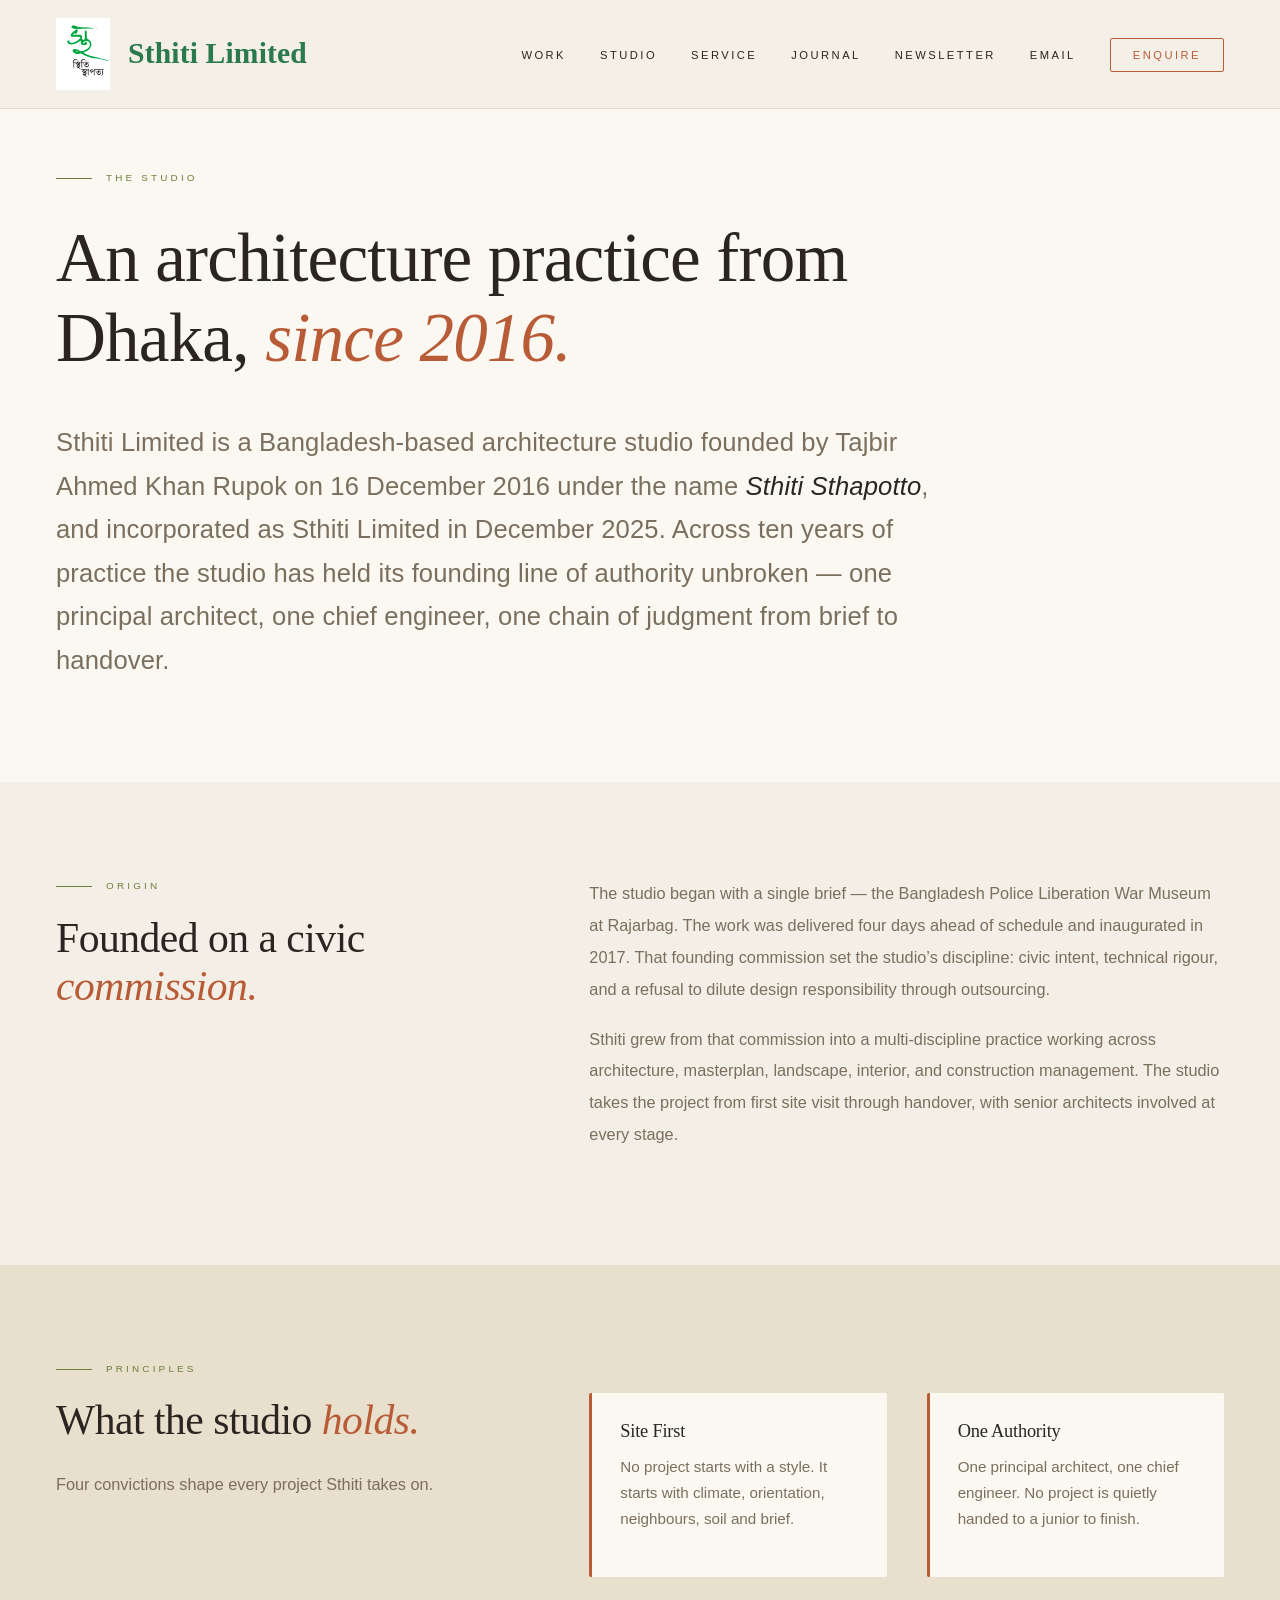
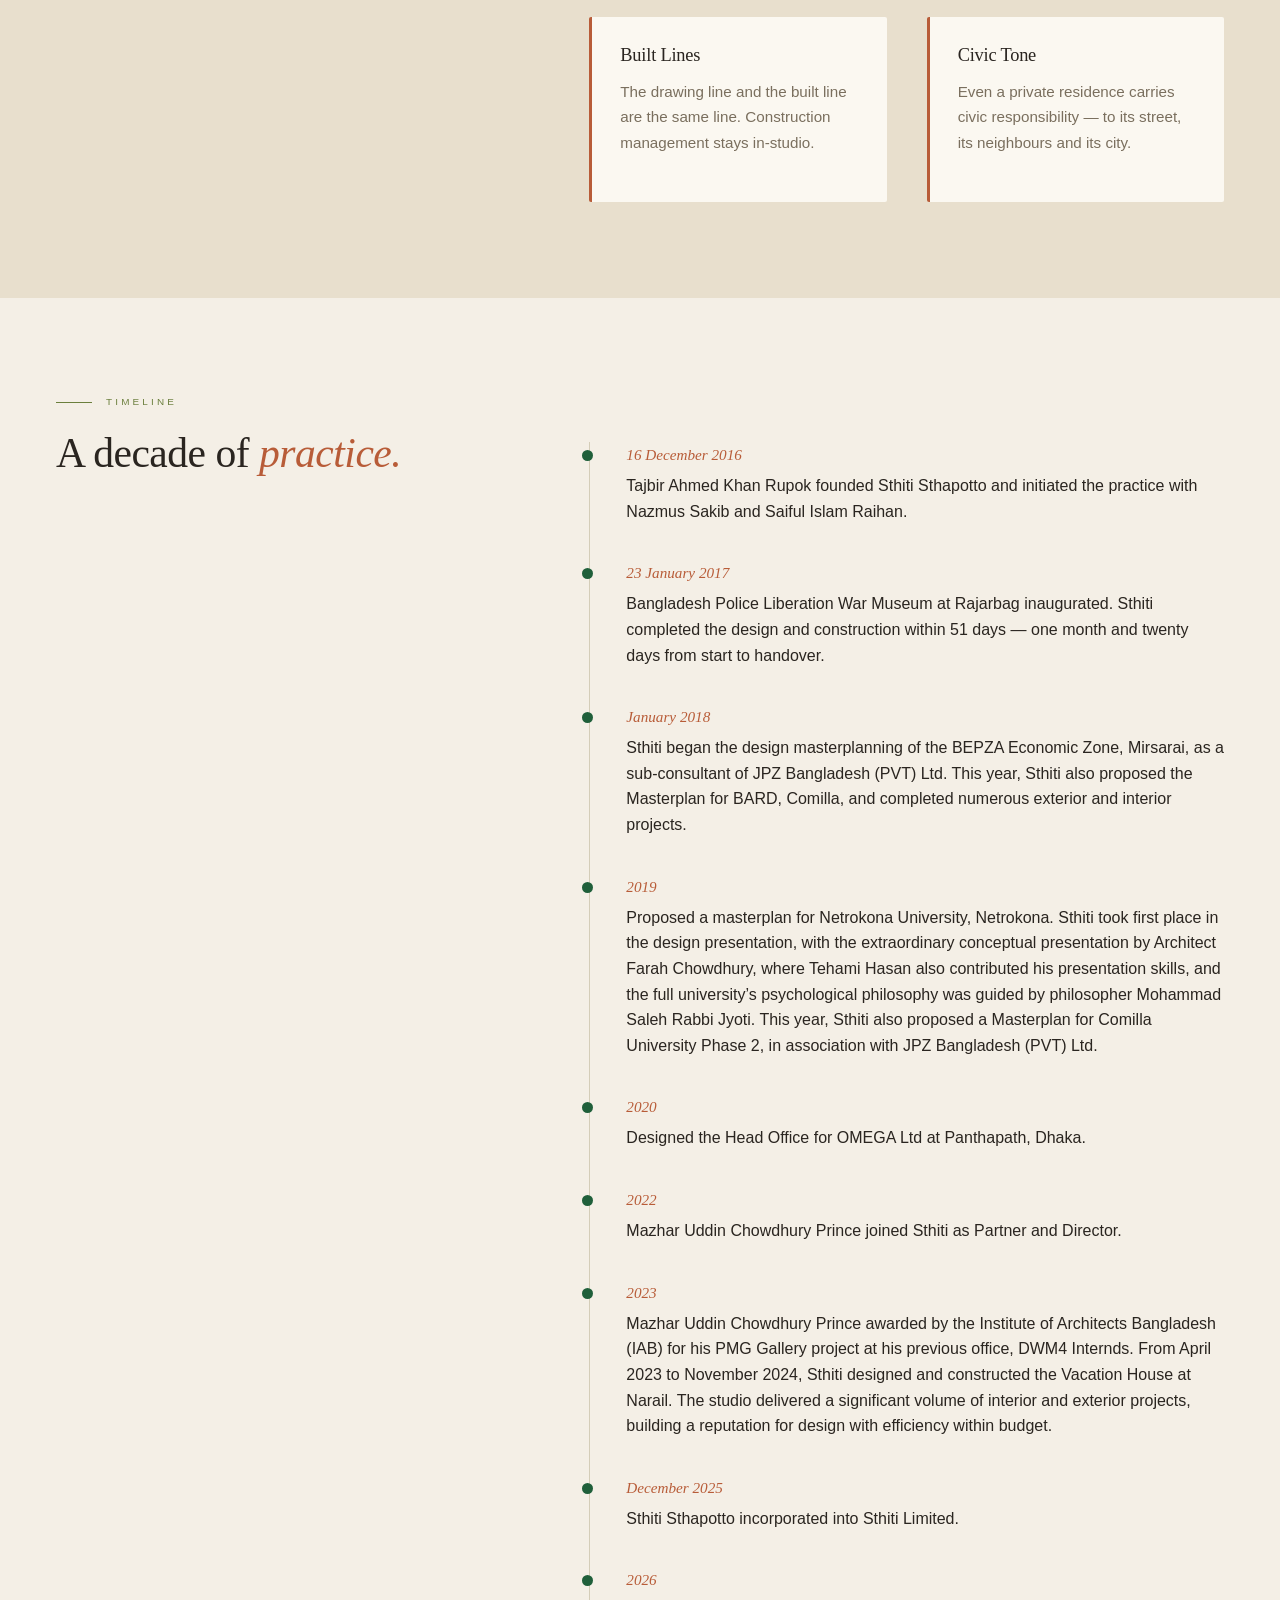
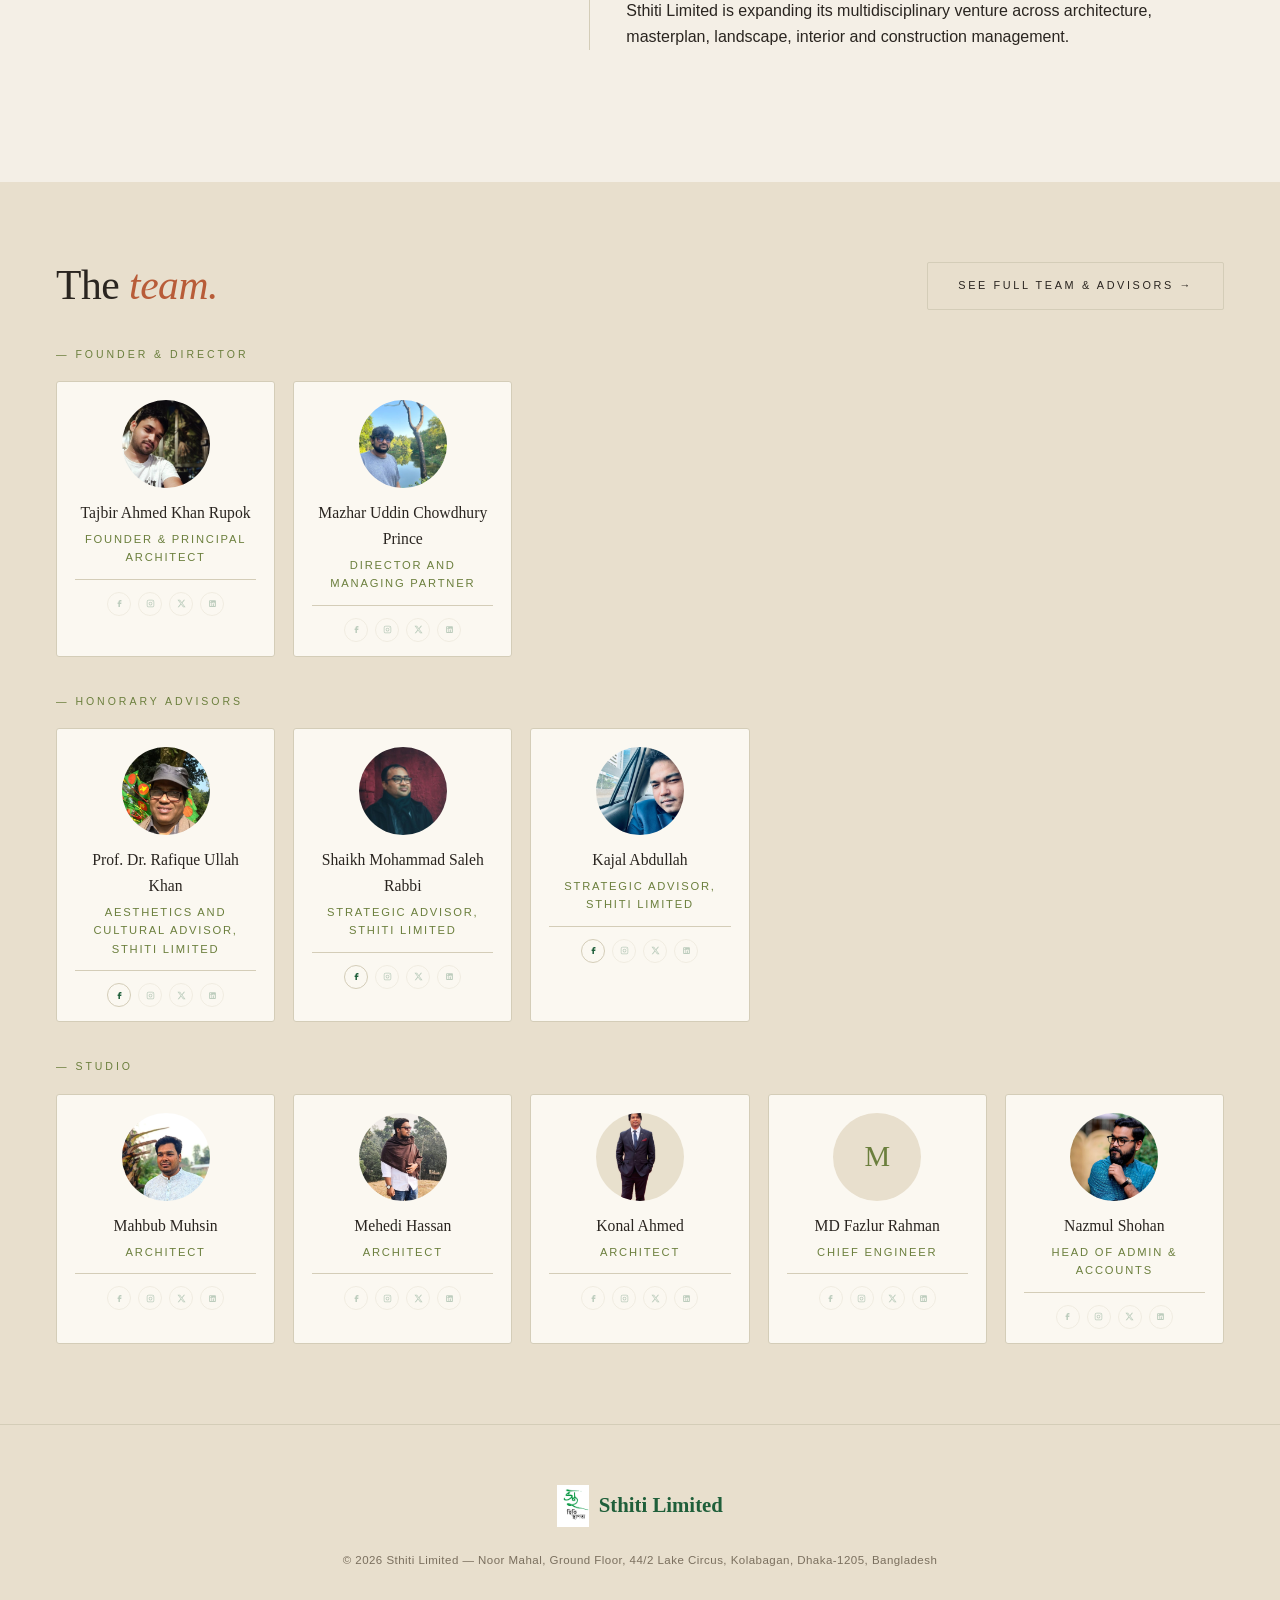
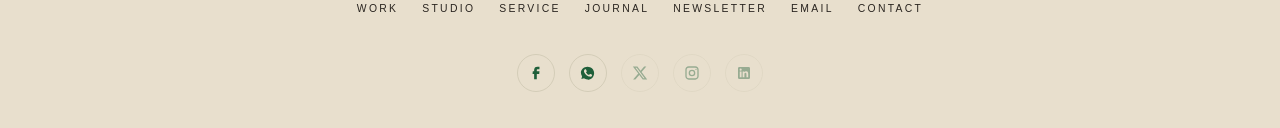
<file: studio.html>
<!DOCTYPE html>
<html lang="en">
<head>
<meta charset="UTF-8">
<meta name="viewport" content="width=device-width,initial-scale=1.0">
<!-- Security headers (meta-tag fallback). For maximum protection, set these
     as HTTP response headers on the server too — see .htaccess and _headers. -->
<meta http-equiv="Content-Security-Policy" content="default-src 'self'; style-src 'self' 'unsafe-inline' https://fonts.googleapis.com; font-src 'self' https://fonts.gstatic.com data:; img-src 'self' data: blob:; script-src 'self' 'unsafe-inline'; connect-src 'self' https://api.web3forms.com; form-action 'self' https://api.web3forms.com; base-uri 'self'; frame-ancestors 'none'; object-src 'none'; upgrade-insecure-requests">
<meta http-equiv="X-Content-Type-Options" content="nosniff">
<meta http-equiv="Referrer-Policy" content="strict-origin-when-cross-origin">
<meta name="referrer" content="strict-origin-when-cross-origin">
<title>Studio — Sthiti Limited</title>
<meta name="description" content="Sthiti Limited is a Bangladesh architecture studio founded 16 December 2016 in Dhaka by Tajbir Ahmed Khan Rupok. Incorporated December 2025.">
<link rel="icon" type="image/jpeg" href="sthiti-logo.jpg">
<link rel="preconnect" href="https://fonts.googleapis.com">
<link href="https://fonts.googleapis.com/css2?family=Playfair+Display:ital,wght@0,300;0,400;0,700;1,300;1,400&family=Inter:wght@300;400;500;700&family=Noto+Serif+Bengali:wght@300;400&display=swap" rel="stylesheet">
<link rel="stylesheet" href="sthiti.css">
<style>
.std-hero{padding:170px 56px 100px;background:var(--paper);}
.std-hero .eyebrow{margin-bottom:32px;}
.std-hero h1{font-size:clamp(2.4rem,5.4vw,4.6rem);max-width:1000px;margin-bottom:44px;}
.std-hero .lede{font-size:clamp(1.35rem,2vw,1.7rem);line-height:1.7;color:var(--taupe);max-width:880px;font-weight:300;letter-spacing:.005em;}
.std-hero .lede em{font-style:italic;color:var(--charcoal);}

.std-section{padding:96px 56px;}
.std-section .container{max-width:1280px;margin:0 auto;}
.std-grid{display:grid;grid-template-columns:1fr 1.4fr;gap:80px;align-items:start;}
.std-grid h2{font-size:clamp(1.8rem,3.4vw,2.6rem);margin-bottom:24px;}
.std-grid h2 em{color:var(--terracotta);}
.std-grid p{font-size:1.02rem;line-height:1.95;color:var(--taupe);margin-bottom:18px;}

.values-grid{display:grid;grid-template-columns:repeat(2,1fr);gap:40px;margin-top:32px;}
.value{padding:28px;background:var(--paper);border-left:3px solid var(--terracotta);border-radius:2px;}
.value h3{font-size:1.15rem;margin-bottom:12px;color:var(--charcoal);}
.value p{font-size:.95rem;line-height:1.7;color:var(--taupe);}

.timeline{margin-top:48px;border-left:1px solid var(--rule);padding-left:36px;}
.tl-item{margin-bottom:36px;position:relative;}
.tl-item::before{content:'';position:absolute;left:-44px;top:8px;width:11px;height:11px;border-radius:50%;background:var(--forest);}
.tl-year{font-family:'Playfair Display',serif;font-style:italic;font-size:.95rem;color:var(--terracotta);margin-bottom:6px;}
.tl-event{font-size:1rem;line-height:1.6;color:var(--charcoal);}

.team-preview{padding:80px 56px;background:var(--sand);}
.team-preview .head{display:flex;justify-content:space-between;align-items:end;margin-bottom:36px;gap:24px;flex-wrap:wrap;}
.team-preview h2{font-size:clamp(1.8rem,3.4vw,2.6rem);}
.team-preview h2 em{color:var(--terracotta);}
.preview-strip{display:grid;grid-template-columns:repeat(auto-fill,minmax(180px,1fr));gap:18px;margin-bottom:36px;}
.preview-strip:last-of-type{margin-bottom:0;}
.row-label{font-size:.66rem;letter-spacing:.28em;text-transform:uppercase;color:var(--olive);font-weight:500;margin:8px 0 18px;}
.row-label:first-of-type{margin-top:0;}
.preview-row-director{grid-template-columns:repeat(auto-fill,minmax(180px,220px));justify-content:start;}
@media(max-width:560px){
  .preview-strip{grid-template-columns:repeat(2,1fr);gap:14px;}
  .preview-row-director{grid-template-columns:repeat(2,1fr);}
}
.pcard{background:var(--paper);border:1px solid var(--rule);padding:18px 18px 14px;border-radius:3px;display:flex;flex-direction:column;align-items:center;text-align:center;transition:.25s;}
.pcard:hover{border-color:var(--forest);transform:translateY(-2px);box-shadow:0 6px 14px rgba(31,95,58,.08);}
.pcard-main{text-decoration:none;color:inherit;display:flex;flex-direction:column;align-items:center;width:100%;}
.pcard img{width:88px;height:88px;border-radius:50%;object-fit:cover;margin-bottom:12px;background:var(--sand);}
.pcard .placeholder{width:88px;height:88px;border-radius:50%;background:var(--sand);display:flex;align-items:center;justify-content:center;font-family:'Playfair Display',serif;font-size:1.8rem;color:var(--olive);margin-bottom:12px;}
.pcard .name{font-family:'Playfair Display',serif;font-size:.98rem;color:var(--charcoal);margin-bottom:4px;}
.pcard .role{font-size:.7rem;letter-spacing:.16em;text-transform:uppercase;color:var(--olive);}
.pcard-socials{display:flex;gap:7px;margin-top:12px;padding-top:12px;border-top:1px solid var(--rule);width:100%;justify-content:center;}
.pcard-socials a,.pcard-socials span{width:24px;height:24px;border:1px solid var(--rule);border-radius:50%;display:inline-flex;align-items:center;justify-content:center;color:var(--forest);transition:.2s;text-decoration:none;background:transparent;}
.pcard-socials a:hover{background:var(--forest);border-color:var(--forest);color:var(--cream);}
.pcard-socials svg{width:9px;height:9px;fill:currentColor;}
.pcard-socials .disabled{opacity:.28;cursor:default;pointer-events:none;}

@media(max-width:900px){
  .std-hero{padding:130px 24px 60px;}
  .std-section,.team-preview{padding:60px 24px;}
  .std-grid{grid-template-columns:1fr;gap:40px;}
  .values-grid{grid-template-columns:1fr;gap:24px;}
}
</style>
</head>
<body>
<nav id="nav">
  <a href="index.html" class="nav-logo"><img src="sthiti-logo.jpg" alt="Sthiti Limited"><span class="nav-logo-text">Sthiti Limited</span></a>
  <ul class="nav-links">
    <li><a href="work.html">Work</a></li><li><a href="studio.html">Studio</a></li>
    <li><a href="services.html">Service</a></li><li><a href="journal.html">Journal</a></li>
    <li><a href="newsletter.html">Newsletter</a></li><li><a href="mail.html">Email</a></li>
    <li><a href="contact.html" class="nav-cta">Enquire</a></li>
  </ul>
  <button class="nav-hamburger" onclick="toggleMobileNav()" id="hamburger" aria-label="Menu"><span></span><span></span><span></span></button>
</nav>
<div class="mobile-nav" id="mobileNav">
  <a href="work.html">Work</a><a href="studio.html">Studio</a><a href="services.html">Service</a>
  <a href="journal.html">Journal</a><a href="newsletter.html">Newsletter</a><a href="mail.html">Email</a><a href="contact.html">Contact</a>
</div>

<section class="std-hero">
  <div class="eyebrow">The Studio</div>
  <h1>An architecture practice from Dhaka, <em>since 2016.</em></h1>
  <p class="lede">Sthiti Limited is a Bangladesh-based architecture studio founded by Tajbir Ahmed Khan Rupok on 16 December 2016 under the name <em>Sthiti Sthapotto</em>, and incorporated as Sthiti Limited in December 2025. Across ten years of practice the studio has held its founding line of authority unbroken &mdash; one principal architect, one chief engineer, one chain of judgment from brief to handover.</p>
</section>

<section class="std-section">
  <div class="container">
    <div class="std-grid">
      <div>
        <div class="eyebrow">Origin</div>
        <h2>Founded on a civic <em>commission.</em></h2>
      </div>
      <div>
        <p>The studio began with a single brief &mdash; the Bangladesh Police Liberation War Museum at Rajarbag. The work was delivered four days ahead of schedule and inaugurated in 2017. That founding commission set the studio&rsquo;s discipline: civic intent, technical rigour, and a refusal to dilute design responsibility through outsourcing.</p>
        <p>Sthiti grew from that commission into a multi-discipline practice working across architecture, masterplan, landscape, interior, and construction management. The studio takes the project from first site visit through handover, with senior architects involved at every stage.</p>
      </div>
    </div>
  </div>
</section>

<section class="std-section alt">
  <div class="container">
    <div class="std-grid">
      <div>
        <div class="eyebrow">Principles</div>
        <h2>What the studio <em>holds.</em></h2>
        <p>Four convictions shape every project Sthiti takes on.</p>
      </div>
      <div class="values-grid">
        <div class="value"><h3>Site First</h3><p>No project starts with a style. It starts with climate, orientation, neighbours, soil and brief.</p></div>
        <div class="value"><h3>One Authority</h3><p>One principal architect, one chief engineer. No project is quietly handed to a junior to finish.</p></div>
        <div class="value"><h3>Built Lines</h3><p>The drawing line and the built line are the same line. Construction management stays in-studio.</p></div>
        <div class="value"><h3>Civic Tone</h3><p>Even a private residence carries civic responsibility &mdash; to its street, its neighbours and its city.</p></div>
      </div>
    </div>
  </div>
</section>

<section class="std-section">
  <div class="container">
    <div class="std-grid">
      <div>
        <div class="eyebrow">Timeline</div>
        <h2>A decade of <em>practice.</em></h2>
      </div>
      <div>
        <div class="timeline">
          <div class="tl-item"><div class="tl-year">16 December 2016</div><div class="tl-event">Tajbir Ahmed Khan Rupok founded Sthiti Sthapotto and initiated the practice with Nazmus Sakib and Saiful Islam Raihan.</div></div>
          <div class="tl-item"><div class="tl-year">23 January 2017</div><div class="tl-event">Bangladesh Police Liberation War Museum at Rajarbag inaugurated. Sthiti completed the design and construction within 51 days &mdash; one month and twenty days from start to handover.</div></div>
          <div class="tl-item"><div class="tl-year">January 2018</div><div class="tl-event">Sthiti began the design masterplanning of the BEPZA Economic Zone, Mirsarai, as a sub-consultant of JPZ Bangladesh (PVT) Ltd. This year, Sthiti also proposed the Masterplan for BARD, Comilla, and completed numerous exterior and interior projects.</div></div>
          <div class="tl-item"><div class="tl-year">2019</div><div class="tl-event">Proposed a masterplan for Netrokona University, Netrokona. Sthiti took first place in the design presentation, with the extraordinary conceptual presentation by Architect Farah Chowdhury, where Tehami Hasan also contributed his presentation skills, and the full university&rsquo;s psychological philosophy was guided by philosopher Mohammad Saleh Rabbi Jyoti. This year, Sthiti also proposed a Masterplan for Comilla University Phase 2, in association with JPZ Bangladesh (PVT) Ltd.</div></div>
          <div class="tl-item"><div class="tl-year">2020</div><div class="tl-event">Designed the Head Office for OMEGA Ltd at Panthapath, Dhaka.</div></div>
          <div class="tl-item"><div class="tl-year">2022</div><div class="tl-event">Mazhar Uddin Chowdhury Prince joined Sthiti as Partner and Director.</div></div>
          <div class="tl-item"><div class="tl-year">2023</div><div class="tl-event">Mazhar Uddin Chowdhury Prince awarded by the Institute of Architects Bangladesh (IAB) for his PMG Gallery project at his previous office, DWM4 Internds. From April 2023 to November 2024, Sthiti designed and constructed the Vacation House at Narail. The studio delivered a significant volume of interior and exterior projects, building a reputation for design with efficiency within budget.</div></div>
          <div class="tl-item"><div class="tl-year">December 2025</div><div class="tl-event">Sthiti Sthapotto incorporated into Sthiti Limited.</div></div>
          <div class="tl-item"><div class="tl-year">2026</div><div class="tl-event">Sthiti Limited is expanding its multidisciplinary venture across architecture, masterplan, landscape, interior and construction management.</div></div>
        </div>
      </div>
    </div>
  </div>
</section>

<section class="team-preview">
  <div class="container">
    <div class="head">
      <h2>The <em>team.</em></h2>
      <a href="team.html" class="btn btn-ghost">See full team &amp; advisors &rarr;</a>
    </div>

    <div class="row-label">&mdash; Founder &amp; Director</div>
    <div class="preview-strip preview-row-top" id="rowFounder"></div>

    <div class="row-label">&mdash; Honorary Advisors</div>
    <div class="preview-strip" id="rowAdvisors"></div>

    <div class="row-label">&mdash; Studio</div>
    <div class="preview-strip preview-row-staff" id="rowStaff"></div>
  </div>
</section>

<footer id="siteFooter"></footer>
<button class="admin-fab" id="adminFab" onclick="openAdmin()" title="Admin (Ctrl+Shift+A)">⚙</button>

<script src="data.js"></script>
<script src="common.js"></script>
<script src="admin.js"></script>
<script>
(function(){
  'use strict';
  /* Build three deliberate rows for the studio preview:
     Row 1: Founder (Tajbir) + Honorary Advisors
     Row 2: Director (Mazhar) alone
     Row 3: Rest of the studio (other architects, engineer, admin)
     Filtering by id keeps it robust if data.js order changes. */
  var architects = window.ACTIVE_ARCHITECTS || [];
  var engineers  = window.ACTIVE_ENGINEERS  || [];
  var admin      = window.ACTIVE_ADMIN      || [];
  var advisors   = window.ADVISORY_PANEL    || [];

  function findById(arr, id){
    for(var i=0;i<arr.length;i++){ if(arr[i].id === id) return arr[i]; }
    return null;
  }

  var founder = findById(architects, 'tajbir');
  var director = findById(architects, 'mazhar');
  var restArchitects = architects.filter(function(p){ return p.id !== 'tajbir' && p.id !== 'mazhar'; });

  var rowFounder = (founder ? [founder] : []).concat(director ? [director] : []);
  var rowAdvisors = advisors;
  var rowStaff = restArchitects.concat(engineers).concat(admin);

  function renderCard(p){
    var initial = window.esc((p.name || '?').charAt(0));
    var img = p.photo
      ? '<img src="'+ window.escAttr(p.photo) +'" alt="'+ window.escAttr(p.name) +'" loading="lazy">'
      : '<div class="placeholder">'+ initial +'</div>';
    var url = 'person.html?id='+ encodeURIComponent(p.id);

    var links = p.links || {};
    function soc(u, svg, title){
      var safe = window.safeUrl(u);
      if(!safe) return '<span class="disabled" title="'+ window.escAttr(title + ' (not set)') +'" aria-hidden="true">'+ svg +'</span>';
      return '<a href="'+ window.escAttr(safe) +'" target="_blank" rel="noopener noreferrer" title="'+ window.escAttr(title) +'" aria-label="'+ window.escAttr(title) +'">'+ svg +'</a>';
    }
    var socials =
      '<div class="pcard-socials">'+
        soc(links.facebook,  window.ICON_FB, 'Facebook') +
        soc(links.instagram, window.ICON_IG, 'Instagram') +
        soc(links.x,         window.ICON_X,  'X (Twitter)') +
        soc(links.linkedin,  window.ICON_LI, 'LinkedIn') +
      '</div>';

    /* Wrapper is a div, not an anchor — nested anchors are invalid HTML5
       and browsers will auto-close the outer one, leaking the social row
       out of the card. The photo+name area is its own anchor. */
    return '<div class="pcard">'+
      '<a class="pcard-main" href="'+ window.escAttr(url) +'" target="_blank" rel="noopener noreferrer">'+
        img +
        '<div class="name">'+ window.esc(p.name) +'</div>'+
        '<div class="role">'+ window.esc(p.role) +'</div>'+
      '</a>'+
      socials +
    '</div>';
  }

  document.getElementById('rowFounder').innerHTML  = rowFounder.map(renderCard).join('');
  document.getElementById('rowAdvisors').innerHTML = rowAdvisors.map(renderCard).join('');
  document.getElementById('rowStaff').innerHTML    = rowStaff.map(renderCard).join('');
})();
</script>
</body>
</html>
</file>
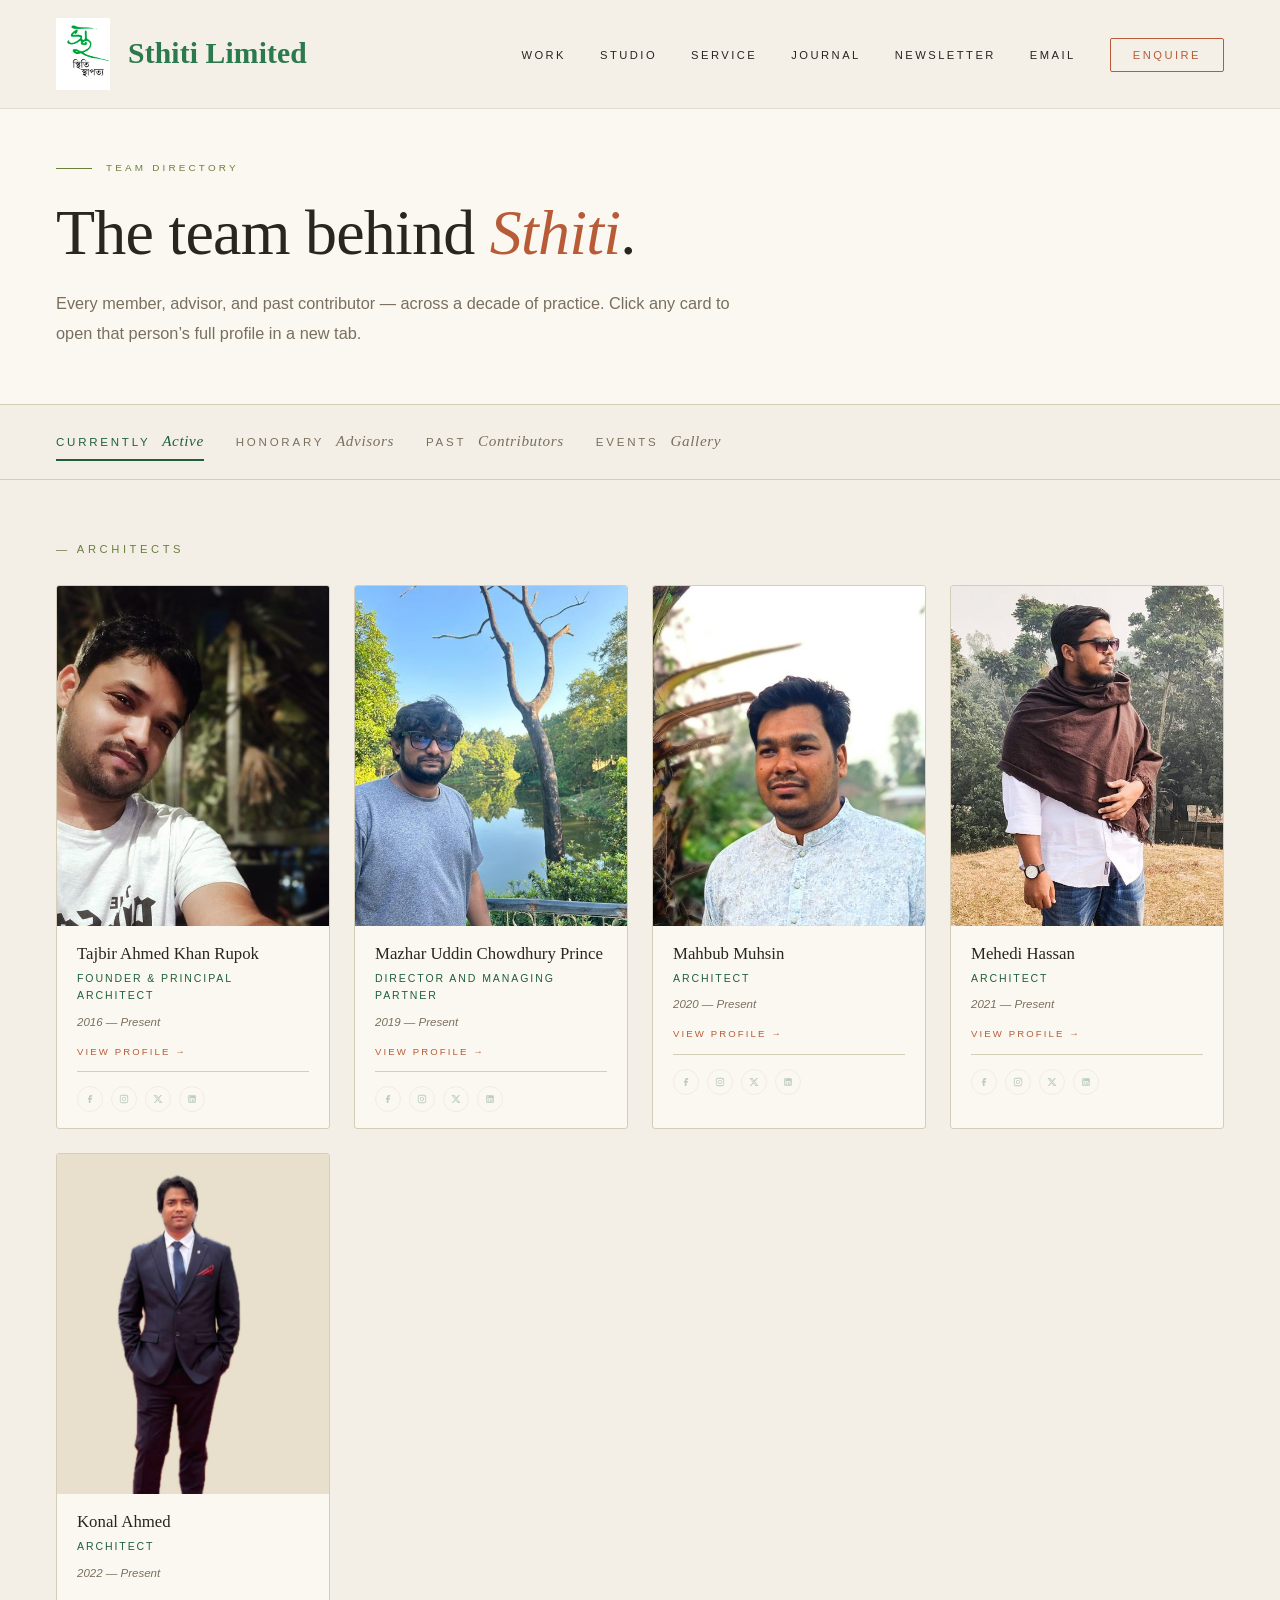
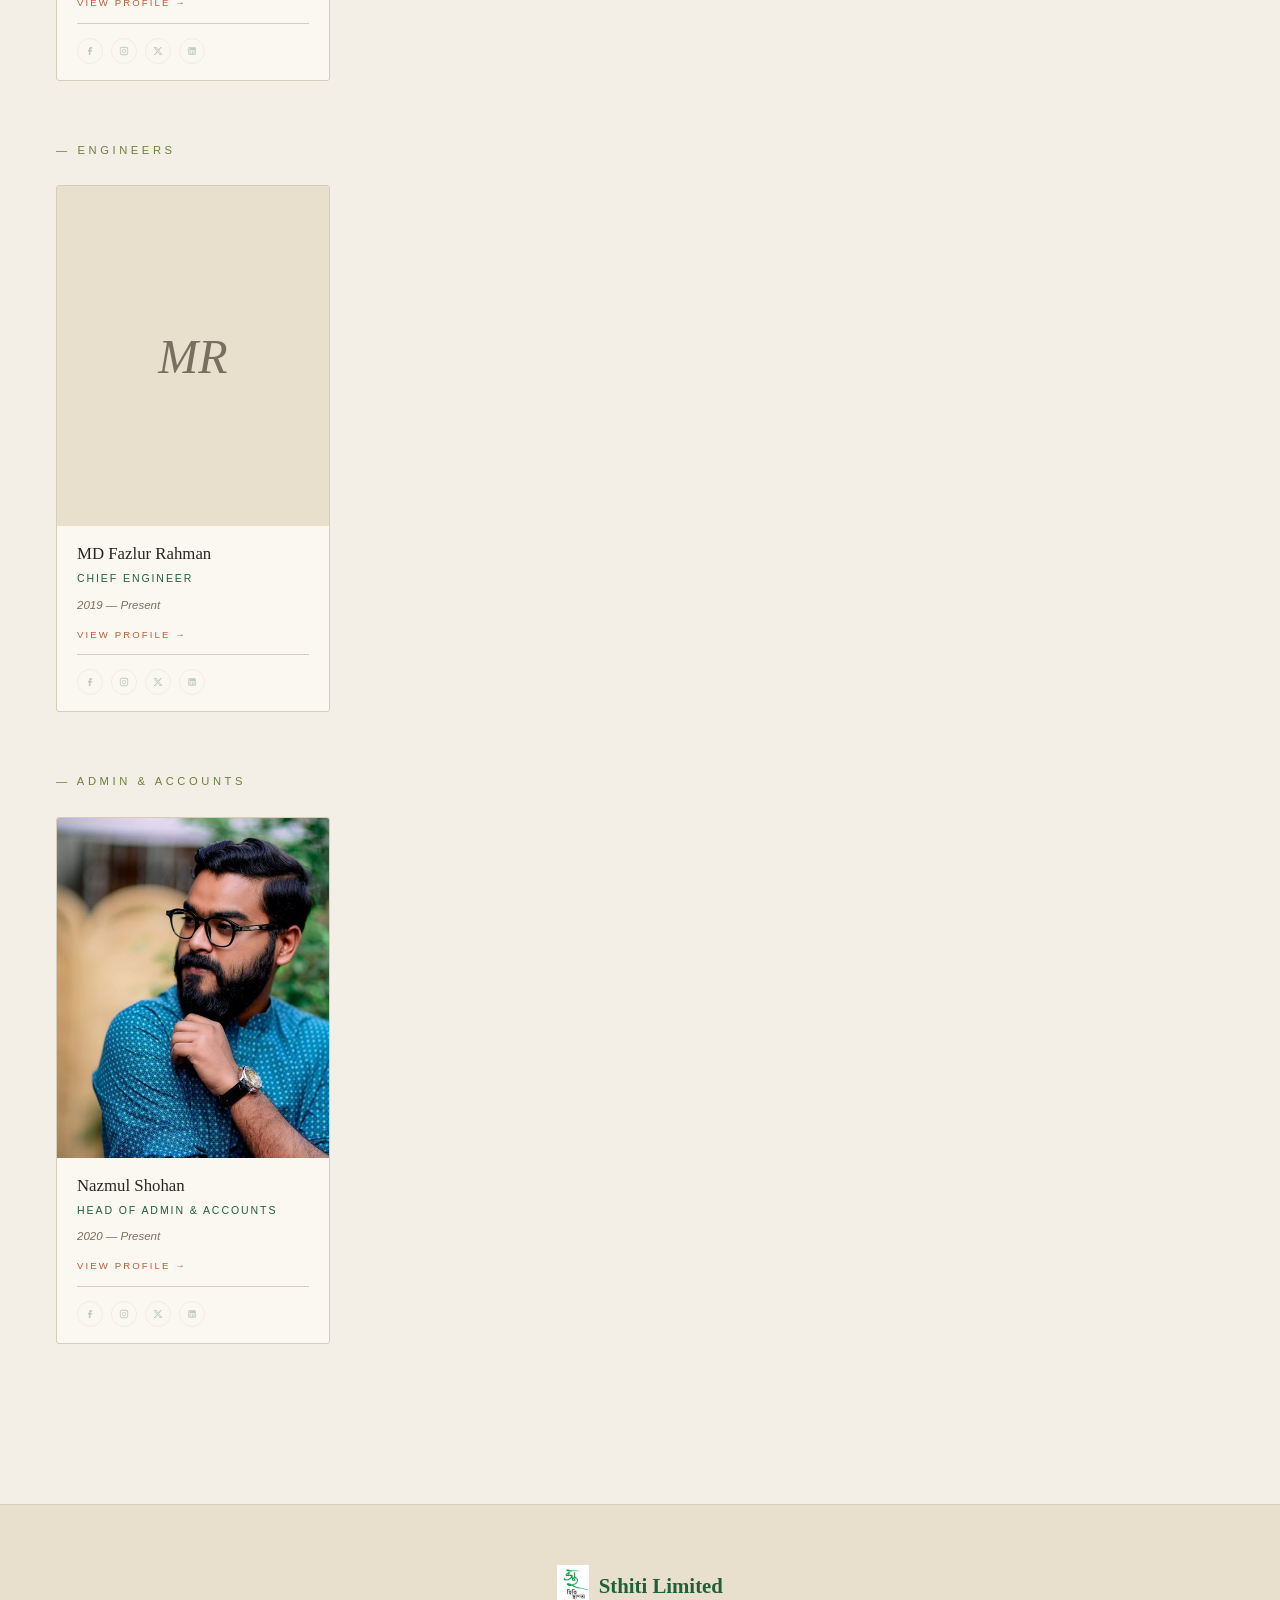
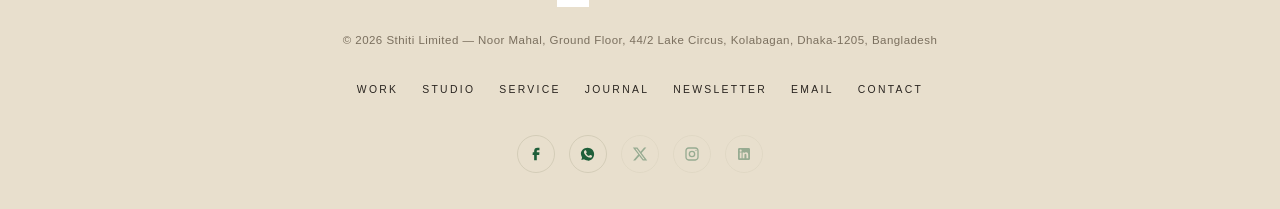
<file: team.html>
<!DOCTYPE html>
<html lang="en">
<head>
<meta charset="UTF-8">
<meta name="viewport" content="width=device-width,initial-scale=1.0">
<!-- Security headers (meta-tag fallback). For maximum protection, set these
     as HTTP response headers on the server too — see .htaccess and _headers. -->
<meta http-equiv="Content-Security-Policy" content="default-src 'self'; style-src 'self' 'unsafe-inline' https://fonts.googleapis.com; font-src 'self' https://fonts.gstatic.com data:; img-src 'self' data: blob:; script-src 'self' 'unsafe-inline'; connect-src 'self' https://api.web3forms.com; form-action 'self' https://api.web3forms.com; base-uri 'self'; frame-ancestors 'none'; object-src 'none'; upgrade-insecure-requests">
<meta http-equiv="X-Content-Type-Options" content="nosniff">
<meta http-equiv="Referrer-Policy" content="strict-origin-when-cross-origin">
<meta name="referrer" content="strict-origin-when-cross-origin">
<title>Team — Sthiti Limited</title>
<meta name="description" content="The team behind Sthiti Limited — active members, honorary advisors, past contributors, and events.">
<link rel="icon" type="image/jpeg" href="sthiti-logo.jpg">
<link rel="preconnect" href="https://fonts.googleapis.com">
<link href="https://fonts.googleapis.com/css2?family=Playfair+Display:ital,wght@0,300;0,400;0,700;1,300;1,400&family=Inter:wght@300;400;500;700&family=Noto+Serif+Bengali:wght@300;400&display=swap" rel="stylesheet">
<link rel="stylesheet" href="sthiti.css">
<style>
.team-hero{padding:160px 56px 56px;background:var(--paper);border-bottom:1px solid var(--rule);}
.team-hero h1{font-size:clamp(2.4rem,5vw,4.2rem);margin-bottom:18px;}
.team-hero h1 em{color:var(--terracotta);}
.team-hero p{font-size:1.02rem;max-width:680px;color:var(--taupe);line-height:1.85;}

.tabs{position:sticky;top:74px;z-index:50;background:var(--cream);border-bottom:1px solid var(--rule);padding:18px 56px;display:flex;gap:32px;flex-wrap:wrap;overflow-x:auto;}
.tabs button{padding:9px 0;font-size:.72rem;letter-spacing:.24em;text-transform:uppercase;color:var(--taupe);background:transparent;border:none;border-bottom:2px solid transparent;transition:all .25s;font-weight:500;white-space:nowrap;cursor:pointer;font-family:'Inter',sans-serif;}
.tabs button em{font-family:'Playfair Display',serif;font-style:italic;text-transform:none;letter-spacing:.04em;margin-left:6px;font-size:.95rem;}
.tabs button:hover{color:var(--charcoal);}
.tabs button.active{color:var(--forest);border-bottom-color:var(--forest);}

.tab-pane{display:none;padding:60px 56px 100px;max-width:1400px;margin:0 auto;}
.tab-pane.active{display:block;}
.tab-pane.dark{background:var(--forest);max-width:none;}
.tab-pane.dark .inner{max-width:1400px;margin:0 auto;}
.tab-pane.dark h2,.tab-pane.dark h3,.tab-pane.dark p{color:var(--cream);}

.sub-head{font-size:.7rem;letter-spacing:.32em;text-transform:uppercase;color:var(--olive);margin:0 0 26px 0;font-weight:500;}
.sub-head + .person-grid,.sub-head + .advisor-grid{margin-bottom:60px;}

/* Standard active/contributor card.
   Outer is a div container; .person-card-main is the clickable area;
   .person-socials sits as a sibling at the bottom (kept out of the link to
   avoid nested-anchor HTML5 violations that break layout). */
.person-grid{display:grid;grid-template-columns:repeat(auto-fill,minmax(260px,1fr));gap:24px;}
.person-card{background:var(--paper);border:1px solid var(--rule);border-radius:3px;overflow:hidden;display:flex;flex-direction:column;transition:all .3s ease;}
.person-card:hover{transform:translateY(-3px);border-color:var(--forest);box-shadow:0 12px 32px rgba(20,15,10,.08);}
.person-card-main{display:flex;flex-direction:column;text-decoration:none;color:inherit;cursor:pointer;}
.person-photo{aspect-ratio:4/5;background:var(--sand);overflow:hidden;position:relative;}
.person-photo img{width:100%;height:100%;object-fit:cover;display:block;}
.person-photo.placeholder{display:flex;align-items:center;justify-content:center;color:var(--taupe);font-family:'Playfair Display',serif;font-size:3rem;font-style:italic;}
.person-info-top{padding:18px 20px 12px;}
.person-info-top .pname{font-family:'Playfair Display',serif;font-size:1.05rem;color:var(--charcoal);font-weight:400;line-height:1.25;margin-bottom:5px;}
.person-info-top .prole{font-size:.66rem;letter-spacing:.18em;text-transform:uppercase;color:var(--forest);margin-bottom:8px;font-weight:500;}
.person-info-top .ptl{font-size:.72rem;color:var(--taupe);font-style:italic;}
.person-info-top .view{font-size:.6rem;letter-spacing:.22em;text-transform:uppercase;color:var(--terracotta);margin-top:12px;font-weight:500;}
.person-socials-wrap{padding:0 20px 16px;}
.person-socials{display:flex;gap:8px;padding-top:14px;border-top:1px solid var(--rule);}
.person-socials a,.person-socials span{width:26px;height:26px;border:1px solid var(--rule);border-radius:50%;display:inline-flex;align-items:center;justify-content:center;color:var(--forest);transition:.2s;text-decoration:none;background:transparent;}
.person-socials a:hover{background:var(--forest);border-color:var(--forest);color:var(--cream);}
.person-socials svg{width:10px;height:10px;fill:currentColor;}
.person-socials .disabled{opacity:.28;cursor:default;pointer-events:none;}

/* Advisor card — matches user screenshot */
.advisor-grid{display:grid;grid-template-columns:repeat(auto-fill,minmax(320px,1fr));gap:32px;}
.advisor-card{background:var(--forest-d);border:1px solid rgba(244,239,230,.14);border-radius:4px;overflow:hidden;display:flex;flex-direction:column;transition:all .3s ease;}
.advisor-card:hover{border-color:var(--clay);transform:translateY(-3px);box-shadow:0 18px 36px rgba(0,0,0,.18);}
.advisor-photo{position:relative;aspect-ratio:4/5;background:var(--forest);overflow:hidden;}
.advisor-photo img{width:100%;height:100%;object-fit:cover;display:block;}
.advisor-photo.placeholder{display:flex;align-items:center;justify-content:center;color:rgba(244,239,230,.4);font-family:'Playfair Display',serif;font-size:3.5rem;font-style:italic;}
.advisor-badge{position:absolute;left:14px;bottom:14px;background:rgba(20,15,10,.78);color:var(--cream);padding:7px 14px;font-size:.6rem;letter-spacing:.24em;text-transform:uppercase;font-weight:500;border-radius:2px;backdrop-filter:blur(4px);}
.advisor-info{padding:24px 26px 22px;flex-grow:1;display:flex;flex-direction:column;}
.advisor-role-line{font-size:.62rem;letter-spacing:.22em;text-transform:uppercase;color:var(--clay);font-weight:500;margin-bottom:10px;line-height:1.5;}
.advisor-name{font-family:'Playfair Display',serif;font-size:1.45rem;font-weight:400;color:var(--cream);line-height:1.25;margin-bottom:14px;}
.advisor-name a{color:inherit;text-decoration:none;border-bottom:1px solid transparent;transition:.2s;}
.advisor-name a:hover{border-bottom-color:var(--clay);}
.advisor-counsel{font-family:'Playfair Display',serif;font-style:italic;font-size:.96rem;line-height:1.7;color:rgba(244,239,230,.78);margin-bottom:20px;flex-grow:1;}
.advisor-socials{display:flex;gap:10px;margin-top:auto;padding-top:18px;border-top:1px solid rgba(244,239,230,.12);}
.advisor-socials a{width:32px;height:32px;border:1px solid rgba(244,239,230,.22);border-radius:50%;display:inline-flex;align-items:center;justify-content:center;color:var(--cream);transition:.25s;text-decoration:none;}
.advisor-socials a:hover{background:var(--clay);border-color:var(--clay);color:var(--forest-d);}
.advisor-socials svg{width:13px;height:13px;fill:currentColor;}
.advisor-socials .disabled{opacity:.28;pointer-events:none;}
.advisor-view{display:inline-block;margin-top:14px;font-size:.6rem;letter-spacing:.22em;text-transform:uppercase;color:var(--clay);font-weight:500;text-decoration:none;border-bottom:1px solid transparent;}
.advisor-view:hover{border-bottom-color:var(--clay);}

.gallery-empty{padding:60px 0;text-align:center;color:var(--taupe);font-style:italic;}

@media(max-width:900px){
  .team-hero{padding:120px 24px 48px;}
  .tabs{padding:14px 18px;top:64px;gap:20px;}
  .tab-pane{padding:48px 18px 60px;}
  .advisor-grid{grid-template-columns:1fr;gap:24px;}
}
</style>
</head>
<body>
<nav id="nav">
  <a href="index.html" class="nav-logo"><img src="sthiti-logo.jpg" alt="Sthiti Limited"><span class="nav-logo-text">Sthiti Limited</span></a>
  <ul class="nav-links">
    <li><a href="work.html">Work</a></li><li><a href="studio.html">Studio</a></li>
    <li><a href="services.html">Service</a></li><li><a href="journal.html">Journal</a></li>
    <li><a href="newsletter.html">Newsletter</a></li><li><a href="mail.html">Email</a></li>
    <li><a href="contact.html" class="nav-cta">Enquire</a></li>
  </ul>
  <button class="nav-hamburger" onclick="toggleMobileNav()" id="hamburger" aria-label="Menu"><span></span><span></span><span></span></button>
</nav>
<div class="mobile-nav" id="mobileNav">
  <a href="work.html">Work</a><a href="studio.html">Studio</a><a href="services.html">Service</a>
  <a href="journal.html">Journal</a><a href="newsletter.html">Newsletter</a><a href="mail.html">Email</a><a href="contact.html">Contact</a>
</div>

<section class="team-hero">
  <div class="eyebrow">Team Directory</div>
  <h1>The team behind <em>Sthiti</em>.</h1>
  <p>Every member, advisor, and past contributor &mdash; across a decade of practice. Click any card to open that person&rsquo;s full profile in a new tab.</p>
</section>

<div class="tabs">
  <button data-tab="active" class="active">Currently <em>Active</em></button>
  <button data-tab="advisors">Honorary <em>Advisors</em></button>
  <button data-tab="contributors">Past <em>Contributors</em></button>
  <button data-tab="events">Events <em>Gallery</em></button>
</div>

<section class="tab-pane active" id="pane-active"></section>
<section class="tab-pane dark" id="pane-advisors"><div class="inner"></div></section>
<section class="tab-pane" id="pane-contributors"></section>
<section class="tab-pane" id="pane-events"></section>

<footer id="siteFooter"></footer>

<script src="data.js"></script>
<script src="common.js"></script>
<script src="admin.js"></script>
<script>
(function(){
  'use strict';

  /* Standard person card (active / contributors).
     The outer wrapper is a div, not an anchor — nested anchors are
     invalid HTML5 (browsers auto-close the outer one) and would leak
     the social row out of the card whenever any social link is set. */
  function personCard(p){
    var name = String(p.name || '');
    var nameParts = name.split(' ');
    var initials = (nameParts[0] ? nameParts[0].charAt(0) : '') + (nameParts.length > 1 ? nameParts[nameParts.length-1].charAt(0) : '');
    initials = initials.slice(0,2);
    var photoHtml;
    if(p.photo){
      photoHtml = '<div class="person-photo"><img src="'+ window.escAttr(p.photo) +'" alt="'+ window.escAttr(p.name) +'" loading="lazy"></div>';
    } else {
      photoHtml = '<div class="person-photo placeholder">'+ window.esc(initials) +'</div>';
    }

    var links = p.links || {};
    function soc(url, svg, title){
      var safe = window.safeUrl(url);
      if(!safe){
        return '<span class="disabled" title="'+ window.escAttr(title + ' (not set)') +'" aria-hidden="true">'+ svg +'</span>';
      }
      return '<a href="'+ window.escAttr(safe) +'" target="_blank" rel="noopener noreferrer" title="'+ window.escAttr(title) +'" aria-label="'+ window.escAttr(title) +'">'+ svg +'</a>';
    }
    var socialRow =
      '<div class="person-socials">'+
        soc(links.facebook,  window.ICON_FB, 'Facebook') +
        soc(links.instagram, window.ICON_IG, 'Instagram') +
        soc(links.x,         window.ICON_X,  'X (Twitter)') +
        soc(links.linkedin,  window.ICON_LI, 'LinkedIn') +
      '</div>';

    return '<div class="person-card">'+
      '<a class="person-card-main" href="person.html?id='+ encodeURIComponent(p.id) +'" target="_blank" rel="noopener noreferrer">'+
        photoHtml +
        '<div class="person-info-top">'+
          '<div class="pname">'+ window.esc(p.name) +'</div>'+
          '<div class="prole">'+ window.esc(p.role) +'</div>'+
          '<div class="ptl">'+ window.esc(p.timeline) +'</div>'+
          '<div class="view">View profile &rarr;</div>'+
        '</div>'+
      '</a>'+
      '<div class="person-socials-wrap">'+ socialRow +'</div>'+
    '</div>';
  }

  /* Advisor card — matches user screenshot */
  function advisorCard(p){
    var name = String(p.name || '');
    var nameParts = name.split(' ');
    var initials = (nameParts[0] ? nameParts[0].charAt(0) : '') + (nameParts.length > 1 ? nameParts[nameParts.length-1].charAt(0) : '');
    initials = initials.slice(0,2);

    var photoHtml;
    if(p.photo){
      photoHtml = '<div class="advisor-photo"><img src="'+ window.escAttr(p.photo) +'" alt="'+ window.escAttr(p.name) +'" loading="lazy">'+
        '<div class="advisor-badge">'+ window.esc(p.timeline || 'Honorary Advisor') +'</div>'+
      '</div>';
    } else {
      photoHtml = '<div class="advisor-photo placeholder">'+ window.esc(initials) +
        '<div class="advisor-badge">'+ window.esc(p.timeline || 'Honorary Advisor') +'</div>'+
      '</div>';
    }

    /* Build social icons — 4 (FB, IG, X, LI). Disabled state if no URL. */
    var links = p.links || {};
    function social(url, svg, title){
      var safe = window.safeUrl(url);
      if(!safe){
        return '<span class="disabled" title="'+ window.escAttr(title) +' (not set)" aria-hidden="true">'+ svg +'</span>';
      }
      return '<a href="'+ window.escAttr(safe) +'" target="_blank" rel="noopener noreferrer" title="'+ window.escAttr(title) +'" aria-label="'+ window.escAttr(title) +'">'+ svg +'</a>';
    }
    var socialHtml =
      social(links.facebook,  window.ICON_FB, 'Facebook') +
      social(links.instagram, window.ICON_IG, 'Instagram') +
      social(links.x,         window.ICON_X,  'X (Twitter)') +
      social(links.linkedin,  window.ICON_LI, 'LinkedIn');

    var profileUrl = 'person.html?id='+ encodeURIComponent(p.id);

    return '<article class="advisor-card">'+
      photoHtml +
      '<div class="advisor-info">'+
        '<div class="advisor-role-line">'+ window.esc(p.role) +'</div>'+
        '<h3 class="advisor-name"><a href="'+ window.escAttr(profileUrl) +'" target="_blank" rel="noopener noreferrer">'+ window.esc(p.name) +'</a></h3>'+
        (p.counsel ? '<p class="advisor-counsel">&ldquo;'+ window.esc(p.counsel) +'&rdquo;</p>' : '') +
        '<a class="advisor-view" href="'+ window.escAttr(profileUrl) +'" target="_blank" rel="noopener noreferrer">View full profile &rarr;</a>'+
        '<div class="advisor-socials">'+ socialHtml +'</div>'+
      '</div>'+
    '</article>';
  }

  /* === Active tab === */
  var activeHtml = '';
  if((window.ACTIVE_ARCHITECTS || []).length){
    activeHtml += '<div class="sub-head">&mdash; Architects</div><div class="person-grid">';
    window.ACTIVE_ARCHITECTS.forEach(function(p){ activeHtml += personCard(p); });
    activeHtml += '</div>';
  }
  if((window.ACTIVE_ENGINEERS || []).length){
    activeHtml += '<div class="sub-head">&mdash; Engineers</div><div class="person-grid">';
    window.ACTIVE_ENGINEERS.forEach(function(p){ activeHtml += personCard(p); });
    activeHtml += '</div>';
  }
  if((window.ACTIVE_ADMIN || []).length){
    activeHtml += '<div class="sub-head">&mdash; Admin &amp; Accounts</div><div class="person-grid">';
    window.ACTIVE_ADMIN.forEach(function(p){ activeHtml += personCard(p); });
    activeHtml += '</div>';
  }
  document.getElementById('pane-active').innerHTML = activeHtml;

  /* === Advisors tab (dark) === */
  var advHtml = '<div class="sub-head" style="color:rgba(244,239,230,.6);">&mdash; Honorary Advisory Panel</div>'+
                '<div class="advisor-grid">';
  (window.ADVISORY_PANEL || []).forEach(function(p){ advHtml += advisorCard(p); });
  advHtml += '</div>';
  document.querySelector('#pane-advisors .inner').innerHTML = advHtml;

  /* === Contributors tab === */
  var contribHtml = '';
  if((window.CONTRIB_DIRECTORS || []).length){
    contribHtml += '<div class="sub-head">&mdash; Past Directors</div><div class="person-grid">';
    window.CONTRIB_DIRECTORS.forEach(function(p){ contribHtml += personCard(p); });
    contribHtml += '</div>';
  }
  if((window.CONTRIB_ARCHITECTS || []).length){
    contribHtml += '<div class="sub-head">&mdash; Past Architects</div><div class="person-grid">';
    window.CONTRIB_ARCHITECTS.forEach(function(p){ contribHtml += personCard(p); });
    contribHtml += '</div>';
  }
  if((window.CONTRIB_ENGINEERS || []).length){
    contribHtml += '<div class="sub-head">&mdash; Past Diploma Engineers</div><div class="person-grid">';
    window.CONTRIB_ENGINEERS.forEach(function(p){ contribHtml += personCard(p); });
    contribHtml += '</div>';
  }
  document.getElementById('pane-contributors').innerHTML = contribHtml;

  /* === Events tab — placeholder === */
  document.getElementById('pane-events').innerHTML =
    '<div class="sub-head">&mdash; Studio Events</div>'+
    '<p class="gallery-empty">Events photographs will be added here. Iftar gatherings, award ceremonies, site visits, and studio milestones.</p>';

  /* Tab routing */
  function showTab(tabKey){
    document.querySelectorAll('.tabs button').forEach(function(b){
      b.classList.toggle('active', b.dataset.tab === tabKey);
    });
    document.querySelectorAll('.tab-pane').forEach(function(p){
      p.classList.toggle('active', p.id === 'pane-' + tabKey);
    });
    window.scrollTo({top:document.querySelector('.tabs').offsetTop - 80, behavior:'smooth'});
  }
  document.querySelectorAll('.tabs button').forEach(function(b){
    b.addEventListener('click', function(){
      var t = b.dataset.tab;
      showTab(t);
      history.replaceState(null, '', '#' + t);
    });
  });
  var hash = (window.location.hash || '#active').replace('#','');
  if(['active','advisors','contributors','events'].indexOf(hash) !== -1){
    /* Honor hash on load — but without scroll-jump on initial */
    document.querySelectorAll('.tabs button').forEach(function(b){
      b.classList.toggle('active', b.dataset.tab === hash);
    });
    document.querySelectorAll('.tab-pane').forEach(function(p){
      p.classList.toggle('active', p.id === 'pane-' + hash);
    });
  }
})();
</script>
</body>
</html>
</file>
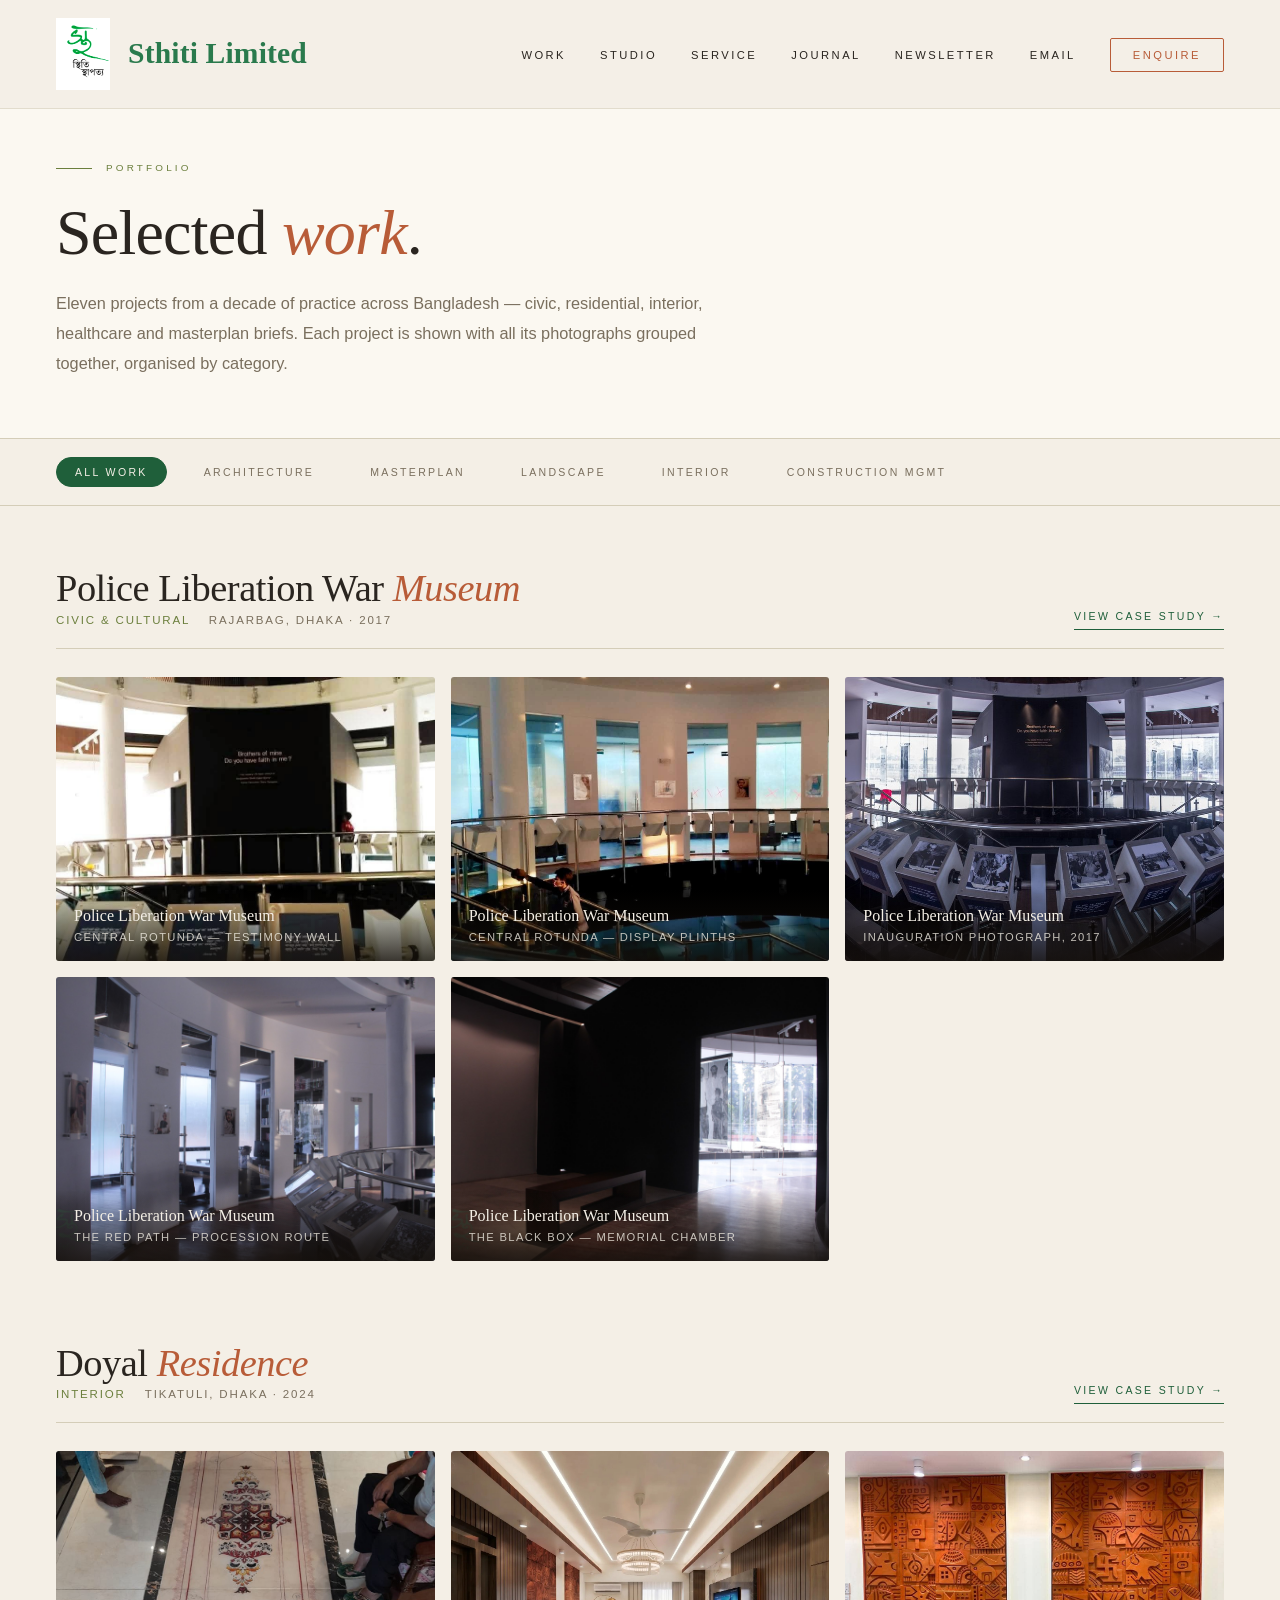
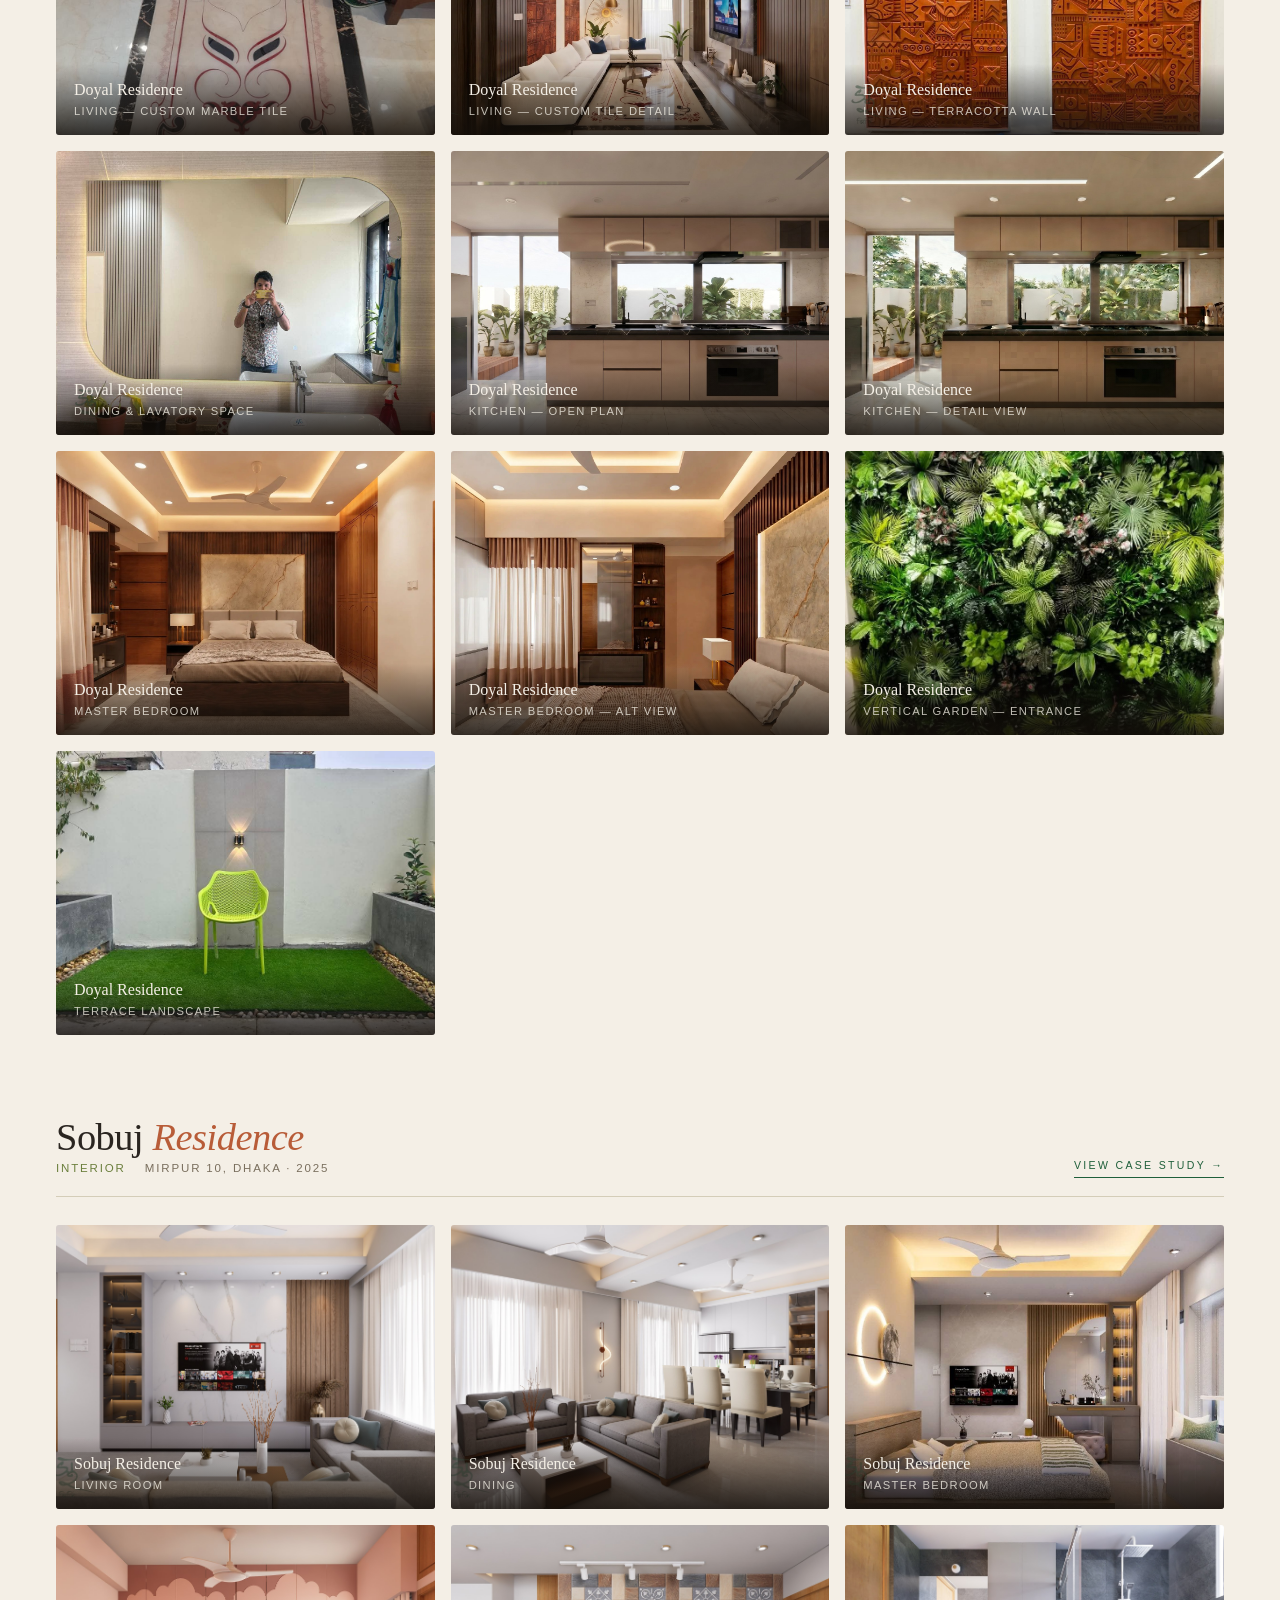
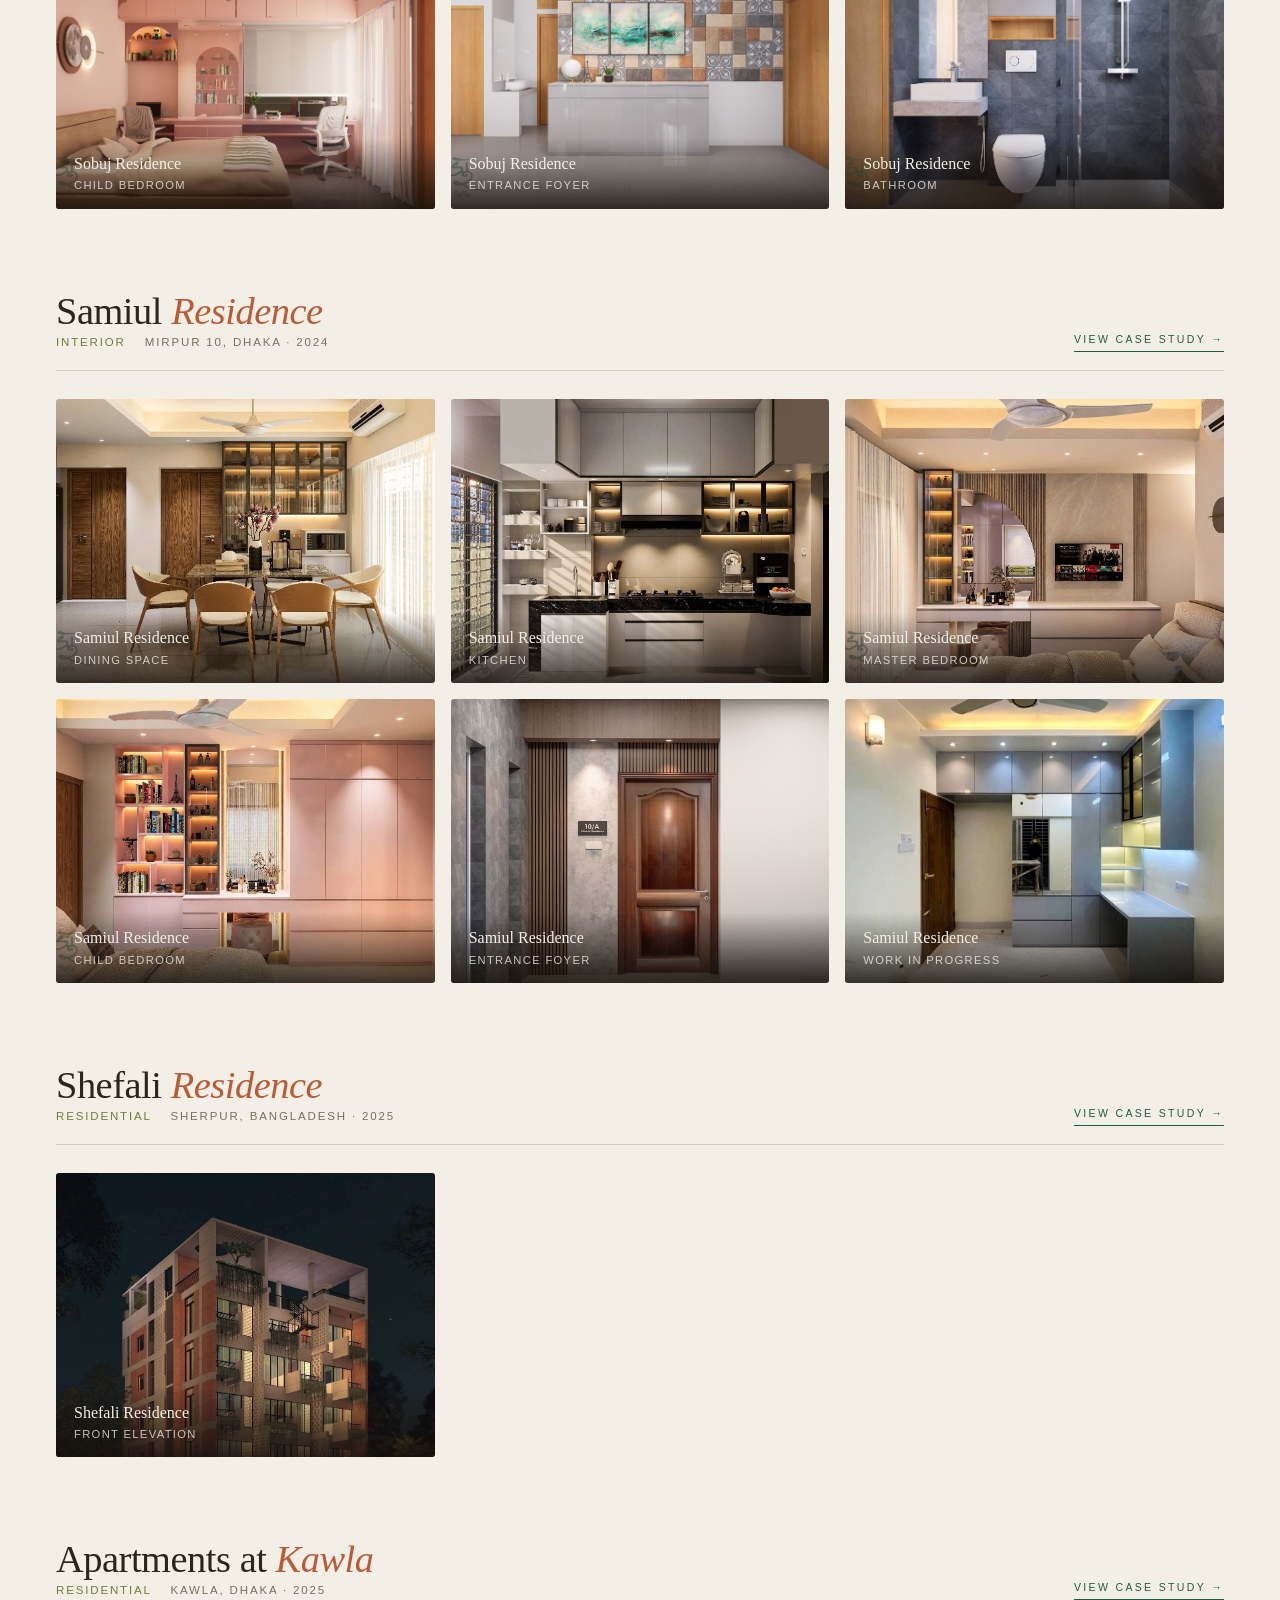
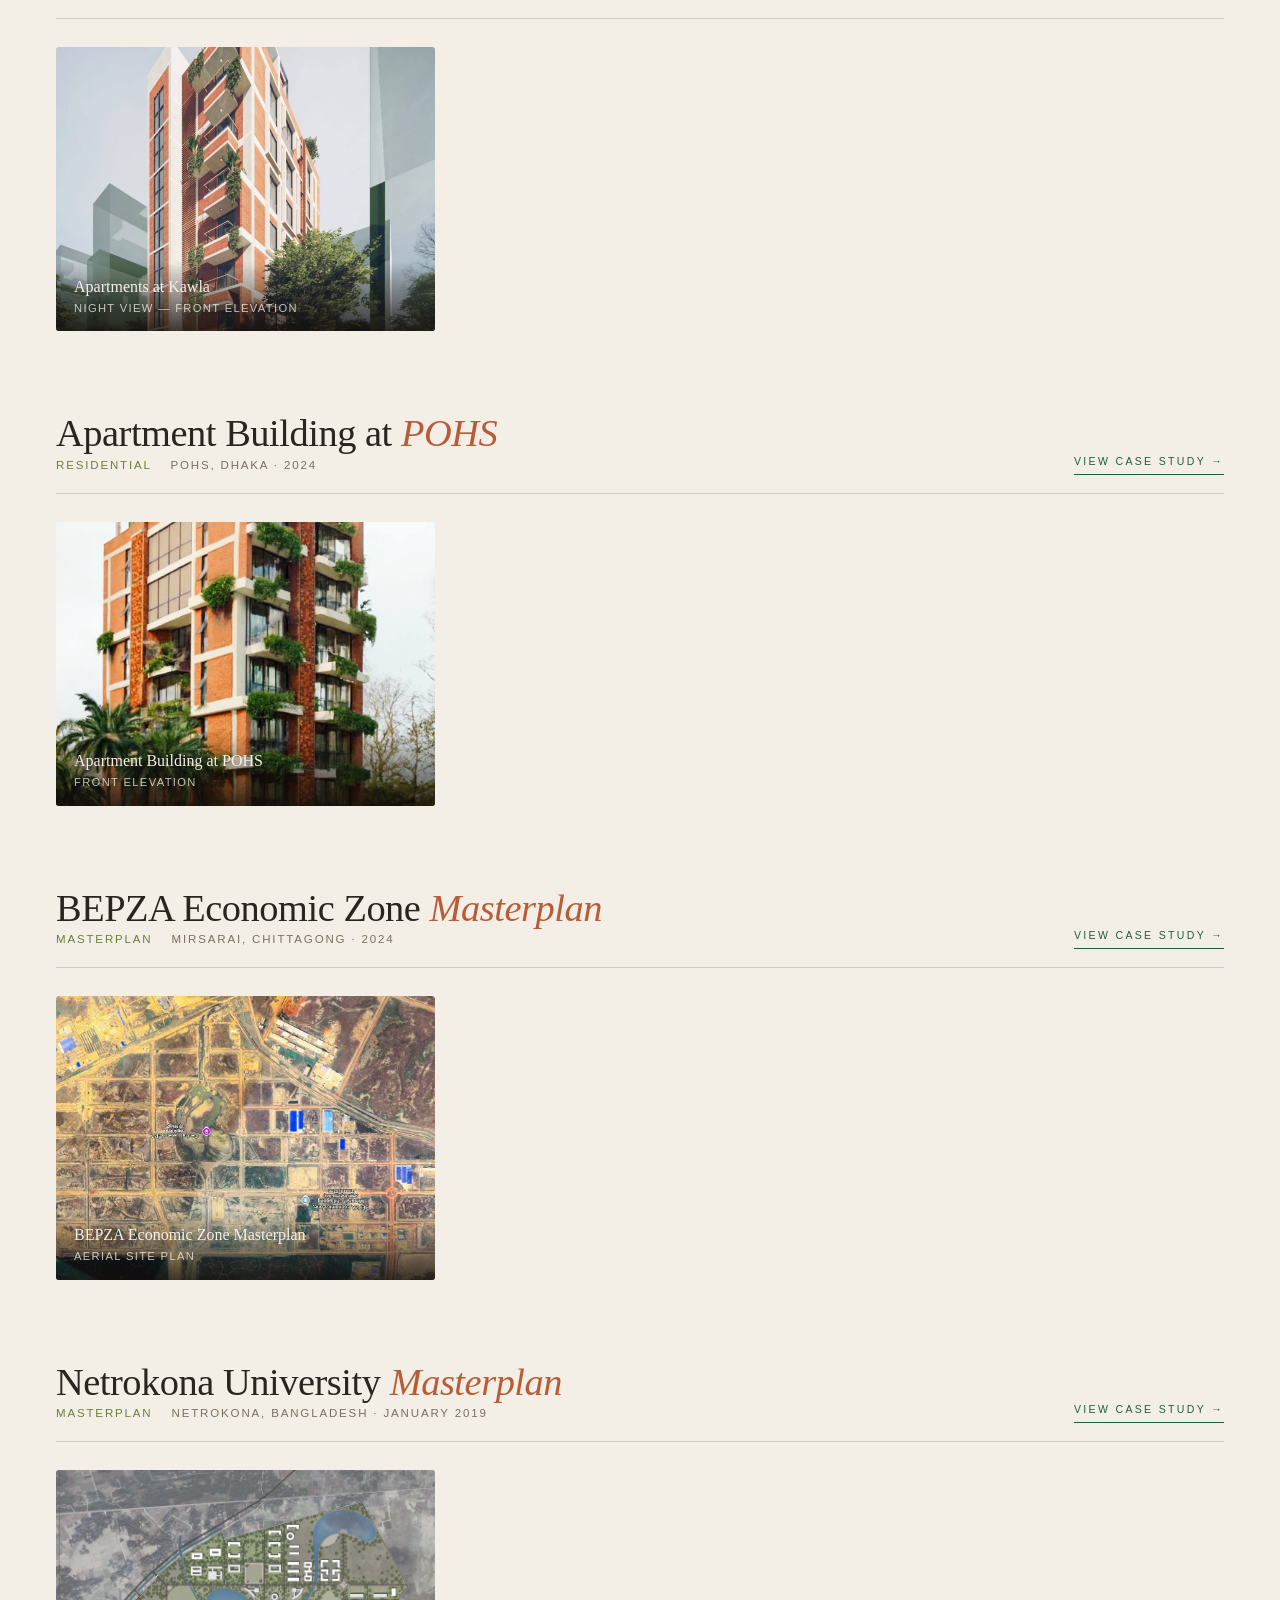
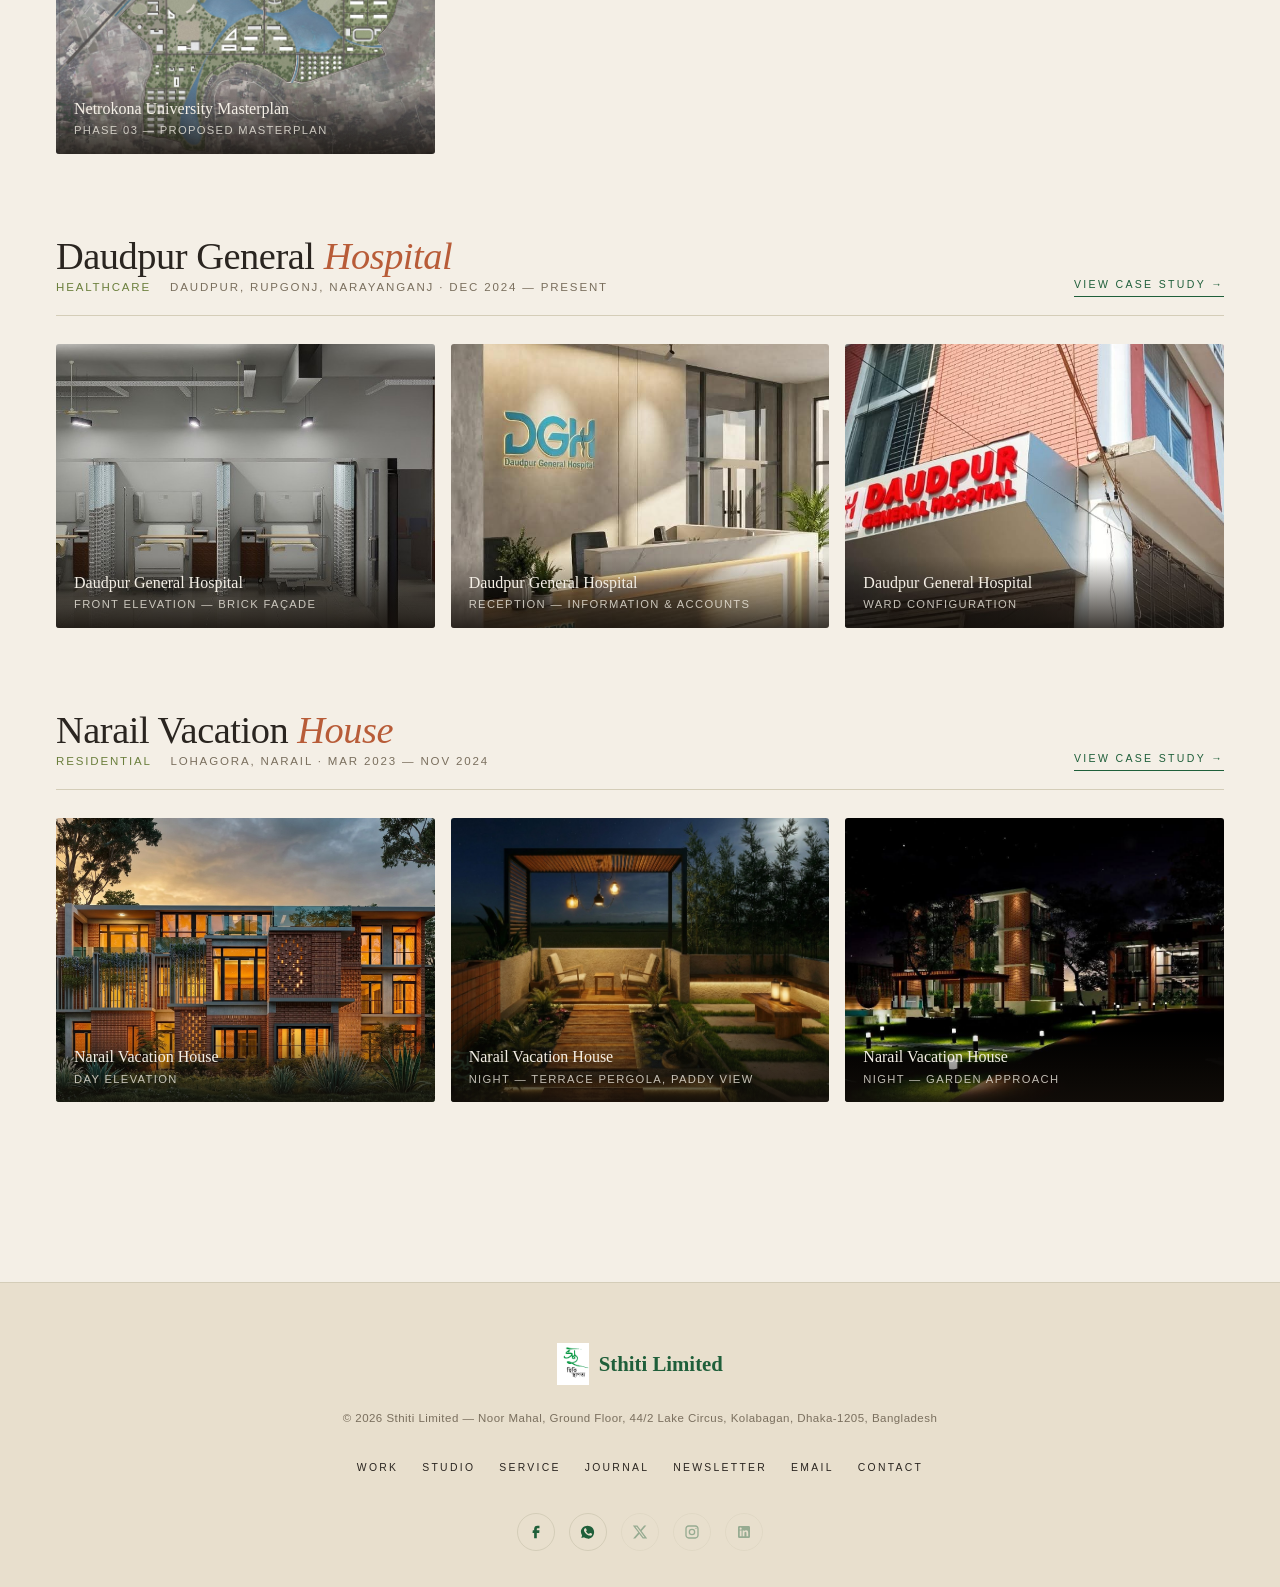
<file: work.html>
<!DOCTYPE html>
<html lang="en">
<head>
<meta charset="UTF-8">
<meta name="viewport" content="width=device-width,initial-scale=1.0">
<!-- Security headers (meta-tag fallback). For maximum protection, set these
     as HTTP response headers on the server too — see .htaccess and _headers. -->
<meta http-equiv="Content-Security-Policy" content="default-src 'self'; style-src 'self' 'unsafe-inline' https://fonts.googleapis.com; font-src 'self' https://fonts.gstatic.com data:; img-src 'self' data: blob:; script-src 'self' 'unsafe-inline'; connect-src 'self' https://api.web3forms.com; form-action 'self' https://api.web3forms.com; base-uri 'self'; frame-ancestors 'none'; object-src 'none'; upgrade-insecure-requests">
<meta http-equiv="X-Content-Type-Options" content="nosniff">
<meta http-equiv="Referrer-Policy" content="strict-origin-when-cross-origin">
<meta name="referrer" content="strict-origin-when-cross-origin">
<title>Work — Sthiti Limited</title>
<meta name="description" content="Selected projects by Sthiti Limited — civic, residential, interior, healthcare, masterplan, landscape, construction management. Dhaka, Bangladesh.">
<link rel="icon" type="image/jpeg" href="sthiti-logo.jpg">
<link rel="preconnect" href="https://fonts.googleapis.com">
<link href="https://fonts.googleapis.com/css2?family=Playfair+Display:ital,wght@0,300;0,400;0,700;1,300;1,400&family=Inter:wght@300;400;500;700&family=Noto+Serif+Bengali:wght@300;400&display=swap" rel="stylesheet">
<link rel="stylesheet" href="sthiti.css">
<style>
.work-hero{padding:160px 56px 60px;background:var(--paper);border-bottom:1px solid var(--rule);}
.work-hero h1{font-size:clamp(2.4rem,5vw,4.2rem);max-width:900px;margin-bottom:18px;}
.work-hero p{font-size:1.02rem;max-width:680px;color:var(--taupe);}

.filter-bar{position:sticky;top:96px;z-index:50;background:var(--cream);border-bottom:1px solid var(--rule);padding:18px 56px;display:flex;flex-wrap:wrap;gap:18px;align-items:center;}
.filter-bar button{padding:8px 18px;font-size:.66rem;letter-spacing:.22em;text-transform:uppercase;color:var(--taupe);background:transparent;border:1px solid transparent;border-radius:24px;transition:all .25s;font-weight:500;}
.filter-bar button:hover{color:var(--charcoal);}
.filter-bar button.active{background:var(--forest);color:var(--cream);border-color:var(--forest);}

.project-list{padding:60px 56px 100px;max-width:1400px;margin:0 auto;}
.proj-block{margin-bottom:80px;}
.proj-head{display:flex;justify-content:space-between;align-items:end;gap:32px;flex-wrap:wrap;margin-bottom:28px;padding-bottom:18px;border-bottom:1px solid var(--rule);}
.proj-head h2{font-size:clamp(1.6rem,3vw,2.4rem);font-family:'Playfair Display',serif;font-weight:300;color:var(--charcoal);}
.proj-head h2 em{font-style:italic;color:var(--terracotta);}
.proj-head .meta{font-size:.72rem;letter-spacing:.16em;text-transform:uppercase;color:var(--olive);font-weight:500;}
.proj-head .meta span{color:var(--taupe);margin-left:14px;}
.proj-cta{font-size:.66rem;letter-spacing:.22em;text-transform:uppercase;color:var(--forest);border-bottom:1px solid var(--forest);padding-bottom:3px;font-weight:500;}
.proj-cta:hover{color:var(--terracotta);border-bottom-color:var(--terracotta);}

.photo-grid{display:grid;grid-template-columns:repeat(auto-fill,minmax(320px,1fr));gap:16px;}
.photo-card{position:relative;overflow:hidden;border-radius:3px;background:var(--sand);aspect-ratio:4/3;cursor:pointer;text-decoration:none;color:inherit;}
.photo-card img{width:100%;height:100%;object-fit:cover;transition:transform .8s ease;}
.photo-card:hover img{transform:scale(1.04);}
.photo-card .label-bar{position:absolute;left:0;right:0;bottom:0;padding:16px 18px 14px;background:linear-gradient(to top,rgba(20,15,10,.82),rgba(20,15,10,0));color:var(--cream);}
.photo-card .label-bar .pname{font-family:'Playfair Display',serif;font-size:1rem;font-weight:400;line-height:1.2;margin-bottom:3px;}
.photo-card .label-bar .plabel{font-size:.7rem;letter-spacing:.12em;color:rgba(244,239,230,.78);text-transform:uppercase;}

@media(max-width:900px){
  .work-hero{padding:120px 24px 48px;}
  .filter-bar{padding:14px 18px;top:78px;gap:8px;}
  .filter-bar button{padding:6px 12px;font-size:.6rem;}
  .project-list{padding:40px 18px 60px;}
  .proj-block{margin-bottom:54px;}
}
</style>
</head>
<body>
<nav id="nav">
  <a href="index.html" class="nav-logo"><img src="sthiti-logo.jpg" alt="Sthiti Limited"><span class="nav-logo-text">Sthiti Limited</span></a>
  <ul class="nav-links">
    <li><a href="work.html">Work</a></li><li><a href="studio.html">Studio</a></li>
    <li><a href="services.html">Service</a></li><li><a href="journal.html">Journal</a></li>
    <li><a href="newsletter.html">Newsletter</a></li><li><a href="mail.html">Email</a></li>
    <li><a href="contact.html" class="nav-cta">Enquire</a></li>
  </ul>
  <button class="nav-hamburger" onclick="toggleMobileNav()" id="hamburger" aria-label="Menu"><span></span><span></span><span></span></button>
</nav>
<div class="mobile-nav" id="mobileNav">
  <a href="work.html">Work</a><a href="studio.html">Studio</a><a href="services.html">Service</a>
  <a href="journal.html">Journal</a><a href="newsletter.html">Newsletter</a><a href="mail.html">Email</a><a href="contact.html">Contact</a>
</div>

<section class="work-hero">
  <div class="eyebrow">Portfolio</div>
  <h1>Selected <em>work</em>.</h1>
  <p>Eleven projects from a decade of practice across Bangladesh — civic, residential, interior, healthcare and masterplan briefs. Each project is shown with all its photographs grouped together, organised by category.</p>
</section>

<div class="filter-bar" id="filterBar"></div>

<div class="project-list" id="projList"></div>

<footer id="siteFooter"></footer>
<button class="admin-fab" id="adminFab" onclick="openAdmin()" title="Admin (Ctrl+Shift+A)">⚙</button>

<script src="data.js"></script>
<script src="common.js"></script>
<script src="admin.js"></script>
<script>
(function(){
  'use strict';
  var activeCat = 'all';

  function buildFilters(){
    var bar = document.getElementById('filterBar');
    var html = '';
    window.MAIN_CATEGORIES.forEach(function(c){
      html += '<button data-cat="'+ window.escAttr(c.key) +'"'+ (c.key === activeCat ? ' class="active"' : '') +'>'+ window.esc(c.label) +'</button>';
    });
    bar.innerHTML = html;
    bar.querySelectorAll('button').forEach(function(b){
      b.addEventListener('click', function(){
        activeCat = b.dataset.cat;
        bar.querySelectorAll('button').forEach(function(x){ x.classList.remove('active'); });
        b.classList.add('active');
        renderProjects();
      });
    });
  }

  function projectMatches(p){
    if(activeCat === 'all') return true;
    var allowed = window.MAIN_CATEGORY_MAP[activeCat] || [activeCat];
    return allowed.indexOf(p.category) !== -1;
  }

  function renderProjects(){
    var list = document.getElementById('projList');
    var projects = window.loadProjects().filter(projectMatches);
    if(!projects.length){
      list.innerHTML = '<p style="text-align:center;padding:60px 0;color:var(--taupe);">No projects in this category yet.</p>';
      return;
    }
    var html = '';
    projects.forEach(function(p){
      var catLabel = window.CATEGORY_LABELS[p.category] || p.category;
      html += '<div class="proj-block">';
      html += '<div class="proj-head">';
      html += '<div>';
      var titleParts = String(p.title).split(' ');
      var lastWord = titleParts.length > 1 ? titleParts.pop() : '';
      html += '<h2>'+ window.esc(titleParts.join(' ')) + (lastWord ? ' <em>'+ window.esc(lastWord) +'</em>' : '') +'</h2>';
      html += '<div class="meta">'+ window.esc(catLabel) +' <span>'+ window.esc(p.location) +' \u00b7 '+ window.esc(p.year) +'</span></div>';
      html += '</div>';
      html += '<a class="proj-cta" href="project.html?p='+ encodeURIComponent(p.id) +'">View case study \u2192</a>';
      html += '</div>';
      html += '<div class="photo-grid">';
      (p.photos || []).forEach(function(photo){
        html += '<a class="photo-card" href="project.html?p='+ encodeURIComponent(p.id) +'">';
        html += '<img src="'+ window.escAttr(window.imgSrc(photo.src)) +'" alt="'+ window.escAttr(p.title + ' \u2014 ' + photo.label) +'" loading="lazy">';
        html += '<div class="label-bar">';
        html += '<div class="pname">'+ window.esc(p.title) +'</div>';
        html += '<div class="plabel">'+ window.esc(photo.label) +'</div>';
        html += '</div>';
        html += '</a>';
      });
      html += '</div></div>';
    });
    list.innerHTML = html;
  }

  buildFilters();
  renderProjects();
})();
</script>
</body>
</html>
</file>
<file: sthiti.css>
/* =========================================================
   STHITI LIMITED — EARTHY BIOPHILIC PALETTE
   cream · sand · deep forest green · terracotta · warm taupe
   ========================================================= */

:root{
  --cream: #F4EFE6;
  --sand: #E8DFCD;
  --paper: #FBF8F1;
  --white: #FFFFFF;
  --forest: #1F5F3A;
  --forest-d: #154428;
  --forest-bright: #2A7A4D;
  --olive: #6B7F3D;
  --sage: #9DA88B;
  --sage-l: #C5CEB9;
  --terracotta: #B85C38;
  --terracotta-d: #9A4A2C;
  --clay: #D89171;
  --charcoal: #2A2520;
  --taupe: #7A6F5E;
  --taupe-l: #A89B86;
  --rule: #D4CDB8;
  --black: var(--charcoal);
  --mid: var(--taupe);
  --light: var(--sand);
  --accent: var(--forest);
}

*{margin:0;padding:0;box-sizing:border-box;}
html{scroll-behavior:smooth;-webkit-font-smoothing:antialiased;-moz-osx-font-smoothing:grayscale;}
body{font-family:'Inter',-apple-system,BlinkMacSystemFont,sans-serif;font-size:15px;line-height:1.65;color:var(--charcoal);background:var(--cream);font-weight:400;overflow-x:hidden;}
img{display:block;max-width:100%;}
a{color:inherit;text-decoration:none;}
button{font-family:inherit;cursor:pointer;border:none;background:none;color:inherit;}
::selection{background:var(--forest);color:var(--cream);}

/* NAV — logo without border, larger, brighter */
nav#nav{position:fixed;top:0;left:0;right:0;z-index:100;display:flex;align-items:center;justify-content:space-between;padding:18px 56px;background:rgba(244,239,230,.94);backdrop-filter:blur(14px);-webkit-backdrop-filter:blur(14px);border-bottom:1px solid rgba(212,205,184,.55);transition:padding .3s ease,background .3s ease;}
nav#nav.scrolled{padding:12px 56px;background:rgba(244,239,230,.98);}
.nav-logo{display:inline-flex;align-items:center;gap:18px;text-decoration:none;line-height:1;}
.nav-logo img{
  height:72px;width:auto;display:block;
  background:transparent;border:none;border-radius:0;padding:0;
  transition:height .3s ease;
  filter:saturate(1.15) brightness(1.05);
}
nav.scrolled .nav-logo img{height:58px;}
.nav-logo-text{
  font-family:'Playfair Display',serif;
  font-size:1.85rem;font-weight:700;
  color:var(--forest-bright);
  letter-spacing:.005em;line-height:1;white-space:nowrap;
  transition:font-size .3s ease;
  text-shadow:0 0 1px rgba(31,95,58,.05);
}
nav.scrolled .nav-logo-text{font-size:1.5rem;}
.nav-links{display:flex;gap:34px;list-style:none;align-items:center;}
.nav-links a{font-size:.7rem;letter-spacing:.22em;text-transform:uppercase;color:var(--charcoal);font-weight:500;padding:6px 0;border-bottom:1px solid transparent;transition:all .25s ease;}
.nav-links a:hover{border-bottom-color:var(--terracotta);color:var(--terracotta);}
.nav-cta{padding:10px 22px!important;border:1.5px solid var(--terracotta)!important;color:var(--terracotta)!important;border-radius:2px;}
.nav-cta:hover{background:var(--terracotta)!important;color:var(--cream)!important;border-bottom-color:var(--terracotta)!important;}
.nav-hamburger{display:none;flex-direction:column;gap:5px;width:26px;height:22px;justify-content:center;background:transparent;border:none;padding:0;cursor:pointer;}
.nav-hamburger span{height:2px;background:var(--charcoal);width:100%;transition:.3s;display:block;border-radius:1px;}

.mobile-nav{display:none;position:fixed;top:0;left:0;right:0;background:var(--paper);padding:90px 32px 36px;flex-direction:column;gap:22px;z-index:90;border-bottom:1px solid var(--rule);transform:translateY(-100%);transition:transform .35s ease;}
.mobile-nav.open{transform:translateY(0);}
.mobile-nav a{font-size:.78rem;letter-spacing:.22em;text-transform:uppercase;color:var(--charcoal);padding-bottom:14px;border-bottom:1px solid var(--rule);}

@media(max-width:900px){
  nav#nav,nav#nav.scrolled{padding:14px 20px;}
  .nav-links{display:none;}
  .nav-hamburger{display:flex;}
  .mobile-nav{display:flex;}
  .nav-logo img{height:54px;}
  .nav-logo-text{font-size:1.35rem;}
}

h1,h2,h3,h4{font-family:'Playfair Display',serif;font-weight:300;color:var(--charcoal);line-height:1.15;letter-spacing:-.012em;}
h1 em,h2 em,h3 em,h4 em{font-style:italic;color:var(--terracotta);}
p{color:var(--taupe);line-height:1.85;}

.btn{display:inline-flex;align-items:center;gap:10px;padding:14px 30px;font-size:.68rem;letter-spacing:.24em;text-transform:uppercase;text-decoration:none;font-weight:500;border:1.5px solid var(--forest);color:var(--forest);background:transparent;transition:all .3s;border-radius:2px;}
.btn:hover{background:var(--forest);color:var(--cream);}
.btn-fill{background:var(--terracotta);color:var(--cream);border-color:var(--terracotta);}
.btn-fill:hover{background:var(--terracotta-d);border-color:var(--terracotta-d);color:var(--cream);}
.btn-ghost{border:1px solid var(--rule);color:var(--charcoal);}
.btn-ghost:hover{border-color:var(--forest);color:var(--forest);background:transparent;}

section{padding:96px 56px;}
section.alt{background:var(--sand);}
section.dark{background:var(--forest);color:var(--cream);}
section.dark h1,section.dark h2,section.dark h3{color:var(--cream);}
section.dark p{color:rgba(244,239,230,.78);}
section.dark em{color:var(--clay);}

.eyebrow{font-size:.62rem;letter-spacing:.32em;text-transform:uppercase;color:var(--olive);font-weight:500;margin-bottom:20px;}
.eyebrow::before{content:'';display:inline-block;width:36px;height:1px;background:var(--olive);vertical-align:middle;margin-right:14px;}

footer{background:var(--sand);padding:60px 56px 36px;border-top:1px solid var(--rule);display:flex;flex-direction:column;align-items:center;gap:24px;text-align:center;}
.footer-logo{font-family:'Playfair Display',serif;font-size:1.3rem;font-weight:700;color:var(--forest);display:flex;align-items:center;gap:10px;}
.footer-copy{font-size:.72rem;color:var(--taupe);letter-spacing:.04em;line-height:1.7;max-width:640px;}
.footer-links{display:flex;flex-wrap:wrap;justify-content:center;gap:24px;}
.footer-links a{font-size:.65rem;letter-spacing:.22em;text-transform:uppercase;color:var(--charcoal);padding:6px 0;border-bottom:1px solid transparent;transition:.25s;}
.footer-links a:hover{color:var(--terracotta);border-bottom-color:var(--terracotta);}
.footer-socials{display:flex;gap:14px;margin-top:6px;}
.footer-socials a{width:38px;height:38px;border-radius:50%;border:1px solid var(--rule);display:inline-flex;align-items:center;justify-content:center;color:var(--forest);transition:.25s;}
.footer-socials a:hover{background:var(--forest);color:var(--cream);border-color:var(--forest);}
.footer-socials a[aria-disabled="true"]{opacity:.4;cursor:not-allowed;}
.footer-socials svg{width:16px;height:16px;fill:currentColor;}

.page-hero{padding:200px 56px 80px;background:var(--paper);border-bottom:1px solid var(--rule);}
.page-hero h1{font-size:clamp(2.2rem,5vw,4.2rem);max-width:900px;margin-bottom:24px;}
.page-hero p{font-size:1.05rem;max-width:680px;color:var(--taupe);}

.container{max-width:1280px;margin:0 auto;}
.divider{width:60px;height:1px;background:var(--rule);margin:32px 0;}

.admin-fab{position:fixed;bottom:24px;right:24px;width:46px;height:46px;border-radius:50%;background:var(--charcoal);color:var(--cream);display:flex;align-items:center;justify-content:center;font-size:.65rem;letter-spacing:.1em;opacity:0;pointer-events:none;transition:opacity .3s;z-index:200;border:1px solid var(--forest);}
.admin-fab.visible{opacity:.85;pointer-events:auto;}
.admin-fab:hover{opacity:1;background:var(--forest);}

/* SOCIAL SHARE BAR (project pages, journal entries) */
.share-bar{display:flex;align-items:center;gap:12px;flex-wrap:wrap;}
.share-bar .share-label{font-size:.6rem;letter-spacing:.28em;text-transform:uppercase;color:var(--taupe);font-weight:500;margin-right:6px;}
.share-bar a, .share-bar button{
  width:36px;height:36px;border-radius:50%;
  border:1px solid var(--rule);background:transparent;
  display:inline-flex;align-items:center;justify-content:center;
  color:var(--forest);transition:.25s;cursor:pointer;
}
.share-bar a:hover, .share-bar button:hover{background:var(--forest);color:var(--cream);border-color:var(--forest);}
.share-bar svg{width:14px;height:14px;fill:currentColor;}
.share-bar .copy-feedback{font-size:.7rem;color:var(--forest);margin-left:6px;opacity:0;transition:opacity .25s;}
.share-bar .copy-feedback.visible{opacity:1;}

@media(max-width:900px){
  section{padding:64px 24px;}
  .page-hero{padding:140px 24px 56px;}
  footer{padding:48px 24px 28px;}
}
</file>
